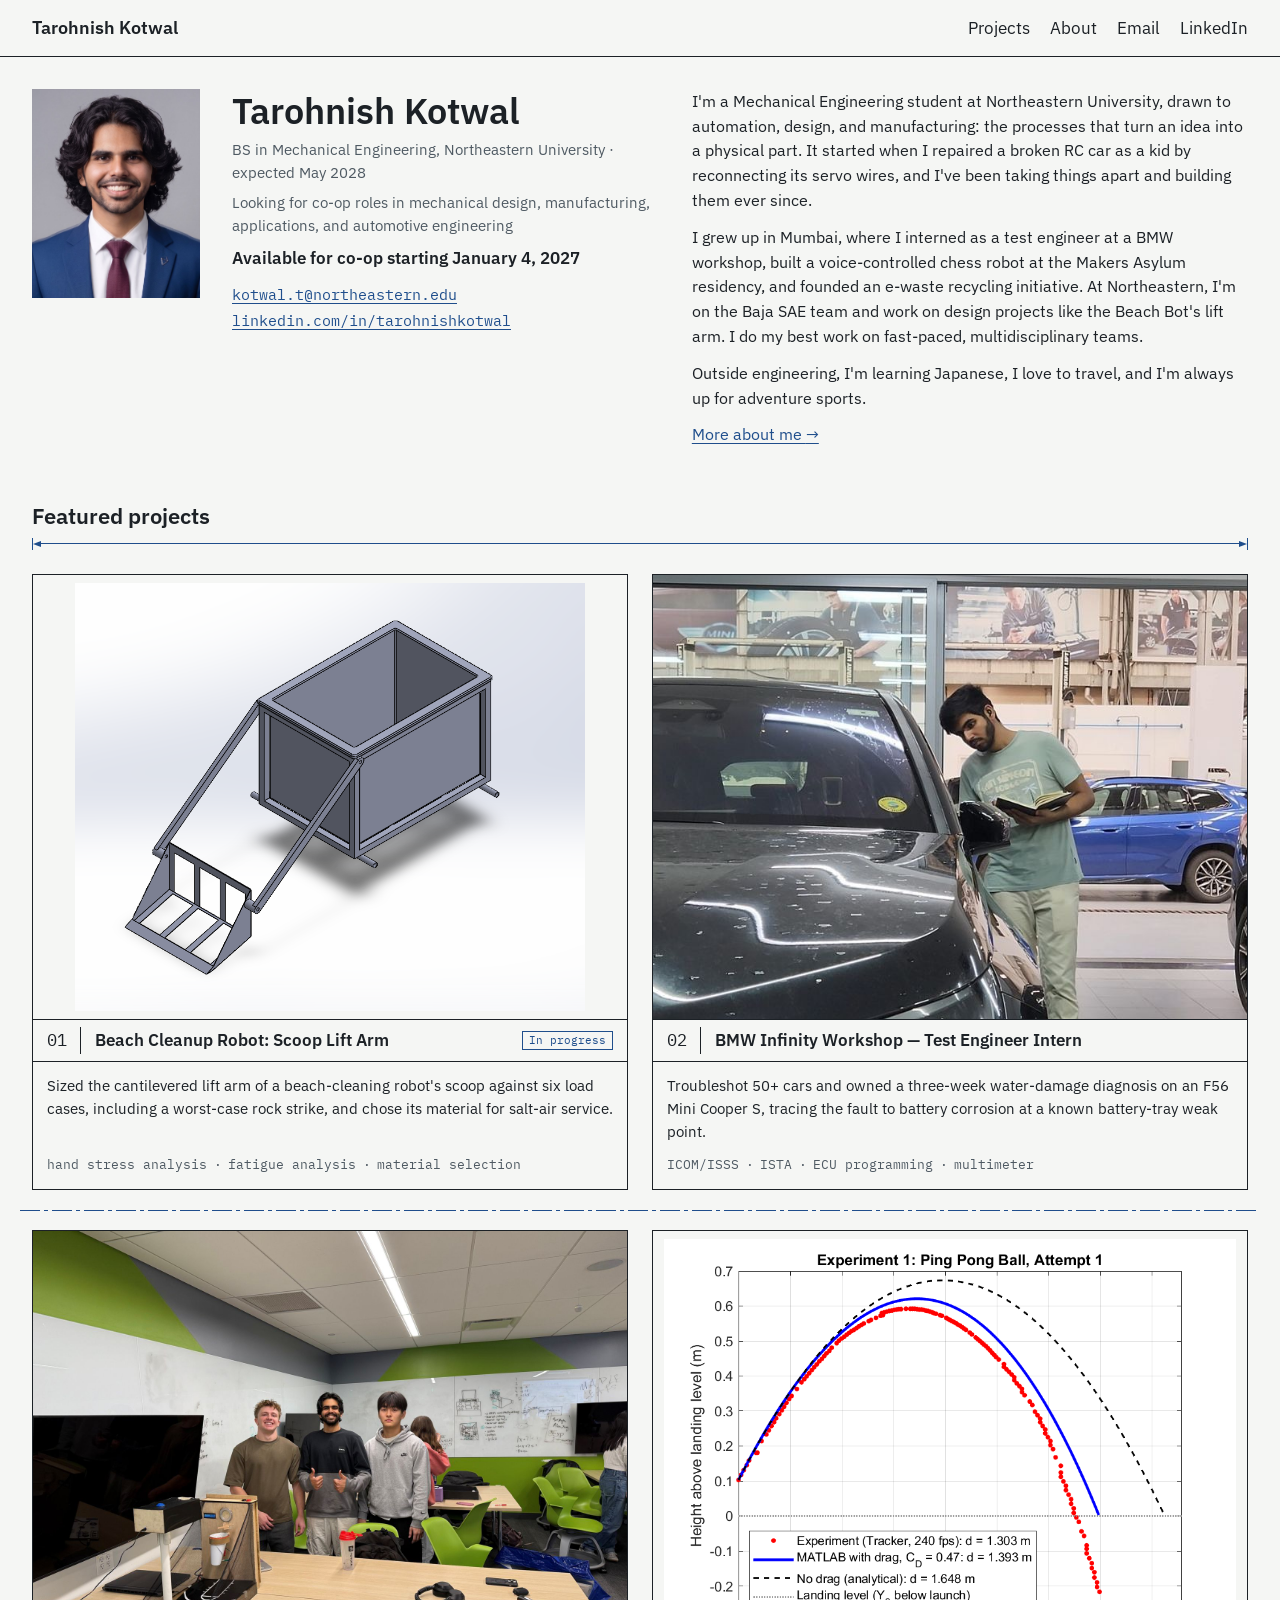
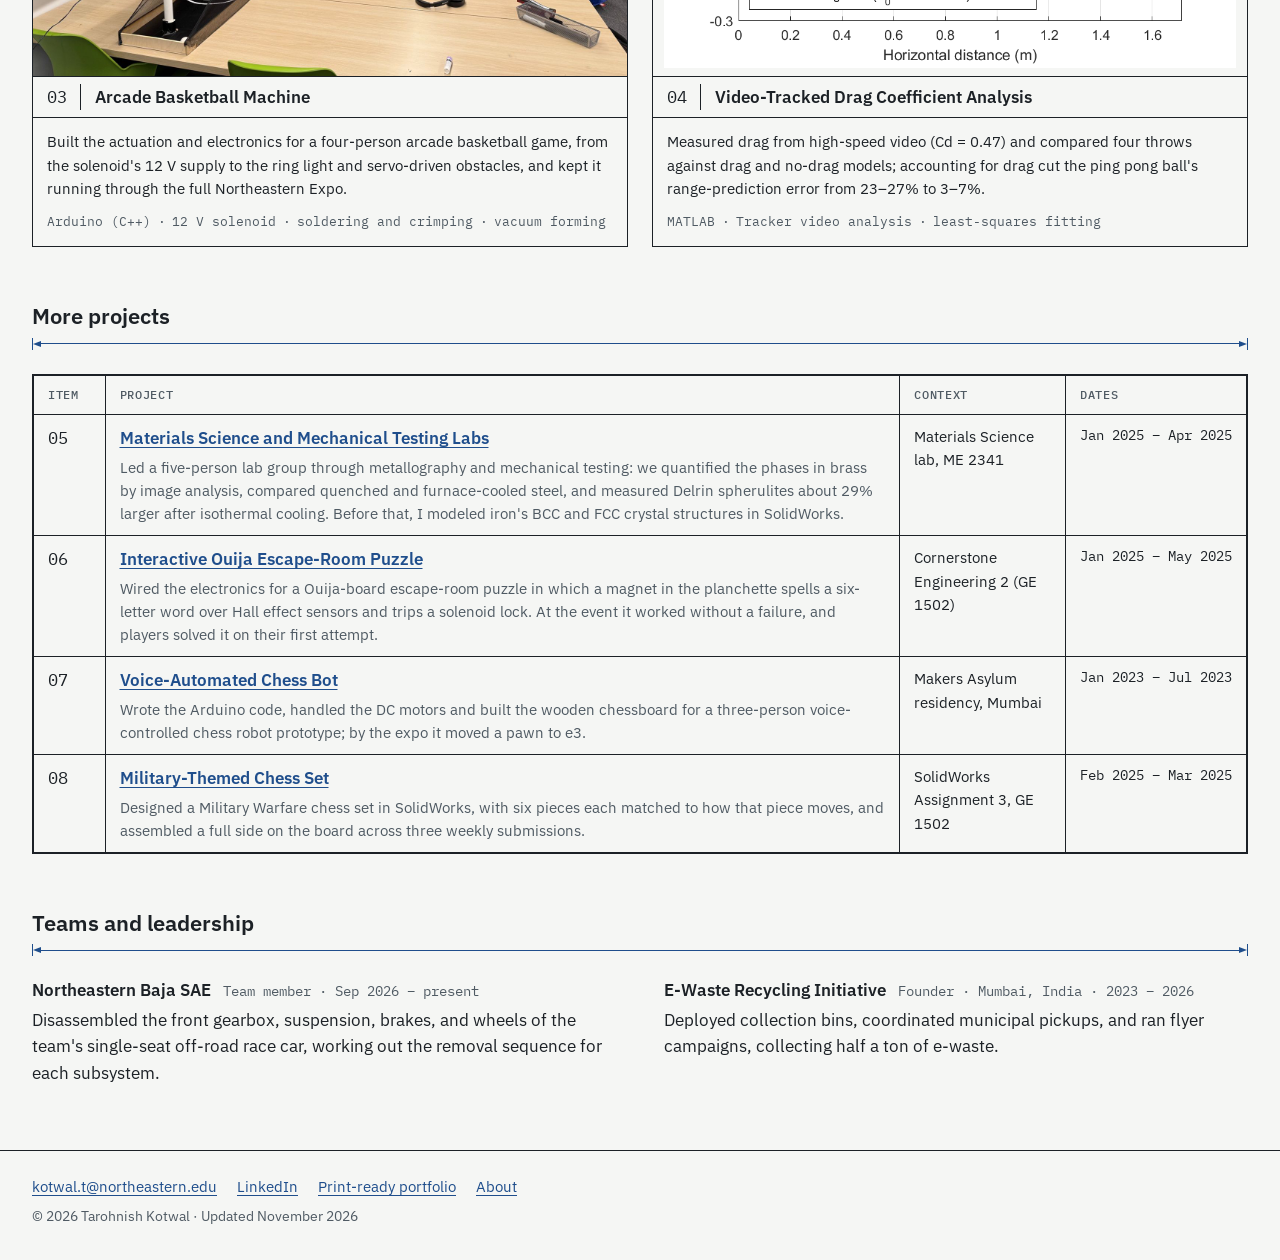
<file: index.html>
<!doctype html>
<html lang="en">
<head>
  <meta charset="utf-8">
  <meta name="viewport" content="width=device-width, initial-scale=1">
  <meta name="color-scheme" content="light">
  <title>Tarohnish Kotwal · Mechanical Engineering portfolio</title>
  <meta name="description" content="Engineering portfolio of Tarohnish Kotwal, Mechanical Engineering student at Northeastern University (BS expected May 2028), looking for co-op roles in mechanical design, manufacturing, applications, and automotive engineering.">
  <link rel="canonical" href="https://tarohnish.github.io/">
  <meta property="og:type" content="website">
  <meta property="og:title" content="Tarohnish Kotwal · Mechanical Engineering portfolio">
  <meta property="og:description" content="Mechanical Engineering student at Northeastern University. Lift-arm design analysis, a test engineer internship at a BMW workshop, an arcade machine build, and a video-tracked drag study.">
  <meta property="og:url" content="https://tarohnish.github.io/">
  <meta property="og:image" content="https://tarohnish.github.io/assets/images/profile/headshot.jpg">
  <meta property="og:image:alt" content="Headshot of Tarohnish Kotwal">
  <link rel="icon" href="assets/favicon.svg" type="image/svg+xml">
  <link rel="preconnect" href="https://fonts.googleapis.com">
  <link rel="preconnect" href="https://fonts.gstatic.com" crossorigin>
  <link rel="stylesheet" href="https://fonts.googleapis.com/css2?family=IBM+Plex+Mono:wght@400;500&family=IBM+Plex+Sans:wght@400;600&display=swap">
  <link rel="stylesheet" href="css/style.css">
  <link rel="stylesheet" href="css/print.css" media="print">
</head>
<body>
  <a class="skip-link" href="#main">Skip to content</a>

  <header class="site-header">
    <div class="wrap site-header__inner">
      <a class="site-name" href="index.html">Tarohnish Kotwal</a>
      <nav aria-label="Main">
        <ul class="site-nav">
          <li><a href="#projects">Projects</a></li>
          <li><a href="about.html">About</a></li>
          <li><a href="mailto:kotwal.t@northeastern.edu">Email</a></li>
          <li><a href="https://www.linkedin.com/in/tarohnishkotwal">LinkedIn</a></li>
        </ul>
      </nav>
    </div>
  </header>

  <main id="main" class="wrap">
    <section class="hero" aria-labelledby="name">
      <img class="hero__photo" src="assets/images/profile/headshot.jpg" width="837" height="1040" alt="Headshot of Tarohnish Kotwal.">
      <div class="hero__id">
        <h1 id="name">Tarohnish Kotwal</h1>
        <p class="hero__meta">BS in Mechanical Engineering, Northeastern University · expected May 2028</p>
        <p class="hero__meta">Looking for co-op roles in mechanical design, manufacturing, applications, and automotive engineering</p>
        <p class="hero__avail">Available for co-op starting January 4, 2027</p>
        <p class="hero__contact">
          <a href="mailto:kotwal.t@northeastern.edu">kotwal.t@northeastern.edu</a>
          <a href="https://www.linkedin.com/in/tarohnishkotwal">linkedin.com/in/tarohnishkotwal</a>
        </p>
      </div>
      <div class="hero__intro">
        <p>I'm a Mechanical Engineering student at Northeastern University, drawn to automation, design, and manufacturing: the processes that turn an idea into a physical part. It started when I repaired a broken RC car as a kid by reconnecting its servo wires, and I've been taking things apart and building them ever since.</p>
        <p>I grew up in Mumbai, where I interned as a test engineer at a BMW workshop, built a voice-controlled chess robot at the Makers Asylum residency, and founded an e-waste recycling initiative. At Northeastern, I'm on the Baja SAE team and work on design projects like the Beach Bot's lift arm. I do my best work on fast-paced, multidisciplinary teams.</p>
        <p>Outside engineering, I'm learning Japanese, I love to travel, and I'm always up for adventure sports.</p>
        <p><a href="about.html">More about me <span aria-hidden="true">→</span></a></p>
      </div>
    </section>

    <section class="section" id="projects" aria-labelledby="featured-title">
      <h2 class="section__title" id="featured-title">Featured projects</h2>
      <div class="dim-rule" aria-hidden="true"><span></span></div>

      <ul class="cards">
        <li class="card">
          <div class="card__media card__media--contain">
            <img src="assets/images/beach-bot-lift-arm/robot-body-and-frame.png" width="881" height="739" loading="lazy" alt="SolidWorks model of the Beach Bot: an open box-frame body with two lift arms holding a slotted scoop at the front.">
          </div>
          <div class="card__strip">
            <span class="card__num">01</span>
            <h3 class="card__title"><a href="projects/beach-bot-lift-arm.html">Beach Cleanup Robot: Scoop Lift Arm</a></h3>
            <span class="tag-status">In progress</span>
          </div>
          <p class="card__summary">Sized the cantilevered lift arm of a beach-cleaning robot's scoop against six load cases, including a worst-case rock strike, and chose its material for salt-air service.</p>
          <ul class="tags">
            <li>hand stress analysis</li>
            <li>fatigue analysis</li>
            <li>material selection</li>
          </ul>
        </li>

        <li class="card">
          <div class="card__media">
            <img src="assets/images/bmw-internship/at-the-workshop.jpg" width="738" height="810" loading="lazy" class="crop-upper" alt="Tarohnish checking a notebook beside a car in the BMW workshop.">
          </div>
          <div class="card__strip">
            <span class="card__num">02</span>
            <h3 class="card__title"><a href="projects/bmw-internship.html">BMW Infinity Workshop — Test Engineer Intern</a></h3>
          </div>
          <p class="card__summary">Troubleshot 50+ cars and owned a three-week water-damage diagnosis on an F56 Mini Cooper S, tracing the fault to battery corrosion at a known battery-tray weak point.</p>
          <ul class="tags">
            <li>ICOM/ISSS</li>
            <li>ISTA</li>
            <li>ECU programming</li>
            <li>multimeter</li>
          </ul>
        </li>

        <li class="card">
          <div class="card__media">
            <img src="assets/images/arcade-basketball/team-with-finished-machine.jpg" width="1600" height="1200" loading="lazy" alt="The finished arcade basketball machine on a table, with three team members standing behind it.">
          </div>
          <div class="card__strip">
            <span class="card__num">03</span>
            <h3 class="card__title"><a href="projects/arcade-basketball.html">Arcade Basketball Machine</a></h3>
          </div>
          <p class="card__summary">Built the actuation and electronics for a four-person arcade basketball game, from the solenoid's 12 V supply to the ring light and servo-driven obstacles, and kept it running through the full Northeastern Expo.</p>
          <ul class="tags">
            <li>Arduino (C++)</li>
            <li>12 V solenoid</li>
            <li>soldering and crimping</li>
            <li>vacuum forming</li>
          </ul>
        </li>

        <li class="card">
          <div class="card__media card__media--contain">
            <img src="assets/images/drag-coefficient/exp1-ping-pong-trajectory.png" width="875" height="656" loading="lazy" alt="Plot of a ping pong ball throw: the measured path (red dots) lands at 1.303 m, the drag model (blue) at 1.393 m, and the no-drag model (dashed) at 1.648 m.">
          </div>
          <div class="card__strip">
            <span class="card__num">04</span>
            <h3 class="card__title"><a href="projects/drag-coefficient.html">Video-Tracked Drag Coefficient Analysis</a></h3>
          </div>
          <p class="card__summary">Measured drag from high-speed video (Cd = 0.47) and compared four throws against drag and no-drag models; accounting for drag cut the ping pong ball's range-prediction error from 23–27% to 3–7%.</p>
          <ul class="tags">
            <li>MATLAB</li>
            <li>Tracker video analysis</li>
            <li>least-squares fitting</li>
          </ul>
        </li>
      </ul>
    </section>

    <section class="section" aria-labelledby="more-title">
      <h2 class="section__title" id="more-title">More projects</h2>
      <div class="dim-rule" aria-hidden="true"><span></span></div>

      <table class="parts">
        <thead>
          <tr>
            <th scope="col">Item</th>
            <th scope="col">Project</th>
            <th scope="col">Context</th>
            <th scope="col">Dates</th>
          </tr>
        </thead>
        <tbody>
          <tr>
            <td class="parts__item">05</td>
            <td class="parts__name">
              <a href="projects/materials-testing.html">Materials Science and Mechanical Testing Labs</a>
              <span class="parts__summary">Led a five-person lab group through metallography and mechanical testing: we quantified the phases in brass by image analysis, compared quenched and furnace-cooled steel, and measured Delrin spherulites about 29% larger after isothermal cooling. Before that, I modeled iron's BCC and FCC crystal structures in SolidWorks.</span>
            </td>
            <td class="parts__context">Materials Science lab, ME 2341</td>
            <td class="parts__dates">Jan 2025 – Apr 2025</td>
          </tr>
          <tr>
            <td class="parts__item">06</td>
            <td class="parts__name">
              <a href="projects/ouija-escape-room.html">Interactive Ouija Escape-Room Puzzle</a>
              <span class="parts__summary">Wired the electronics for a Ouija-board escape-room puzzle in which a magnet in the planchette spells a six-letter word over Hall effect sensors and trips a solenoid lock. At the event it worked without a failure, and players solved it on their first attempt.</span>
            </td>
            <td class="parts__context">Cornerstone Engineering 2 (GE 1502)</td>
            <td class="parts__dates">Jan 2025 – May 2025</td>
          </tr>
          <tr>
            <td class="parts__item">07</td>
            <td class="parts__name">
              <a href="projects/voice-chess-bot.html">Voice-Automated Chess Bot</a>
              <span class="parts__summary">Wrote the Arduino code, handled the DC motors and built the wooden chessboard for a three-person voice-controlled chess robot prototype; by the expo it moved a pawn to e3.</span>
            </td>
            <td class="parts__context">Makers Asylum residency, Mumbai</td>
            <td class="parts__dates">Jan 2023 – Jul 2023</td>
          </tr>
          <tr>
            <td class="parts__item">08</td>
            <td class="parts__name">
              <a href="projects/chess-set.html">Military-Themed Chess Set</a>
              <span class="parts__summary">Designed a Military Warfare chess set in SolidWorks, with six pieces each matched to how that piece moves, and assembled a full side on the board across three weekly submissions.</span>
            </td>
            <td class="parts__context">SolidWorks Assignment 3, GE 1502</td>
            <td class="parts__dates">Feb 2025 – Mar 2025</td>
          </tr>
        </tbody>
      </table>
    </section>

    <section class="section" aria-labelledby="teams-title">
      <h2 class="section__title" id="teams-title">Teams and leadership</h2>
      <div class="dim-rule" aria-hidden="true"><span></span></div>

      <ul class="teams teams--split">
        <li>
          <div class="teams__head">
            <h3 class="teams__name">Northeastern Baja SAE</h3>
            <p class="teams__meta">Team member · Sep 2026 – present</p>
          </div>
          <p class="teams__text">Disassembled the front gearbox, suspension, brakes, and wheels of the team's single-seat off-road race car, working out the removal sequence for each subsystem.</p>
        </li>
        <li>
          <div class="teams__head">
            <h3 class="teams__name">E-Waste Recycling Initiative</h3>
            <p class="teams__meta">Founder · Mumbai, India · 2023 – 2026</p>
          </div>
          <p class="teams__text">Deployed collection bins, coordinated municipal pickups, and ran flyer campaigns, collecting half a ton of e-waste.</p>
        </li>
      </ul>
    </section>
  </main>

  <footer class="site-footer">
    <div class="wrap">
      <ul class="site-footer__links">
        <li><a href="mailto:kotwal.t@northeastern.edu">kotwal.t@northeastern.edu</a></li>
        <li><a href="https://www.linkedin.com/in/tarohnishkotwal">LinkedIn</a></li>
        <li><a href="portfolio-print.html">Print-ready portfolio</a></li>
        <li><a href="about.html">About</a></li>
      </ul>
      <p class="site-footer__note">© 2026 Tarohnish Kotwal · Updated November 2026</p>
    </div>
  </footer>
</body>
</html>
</file>
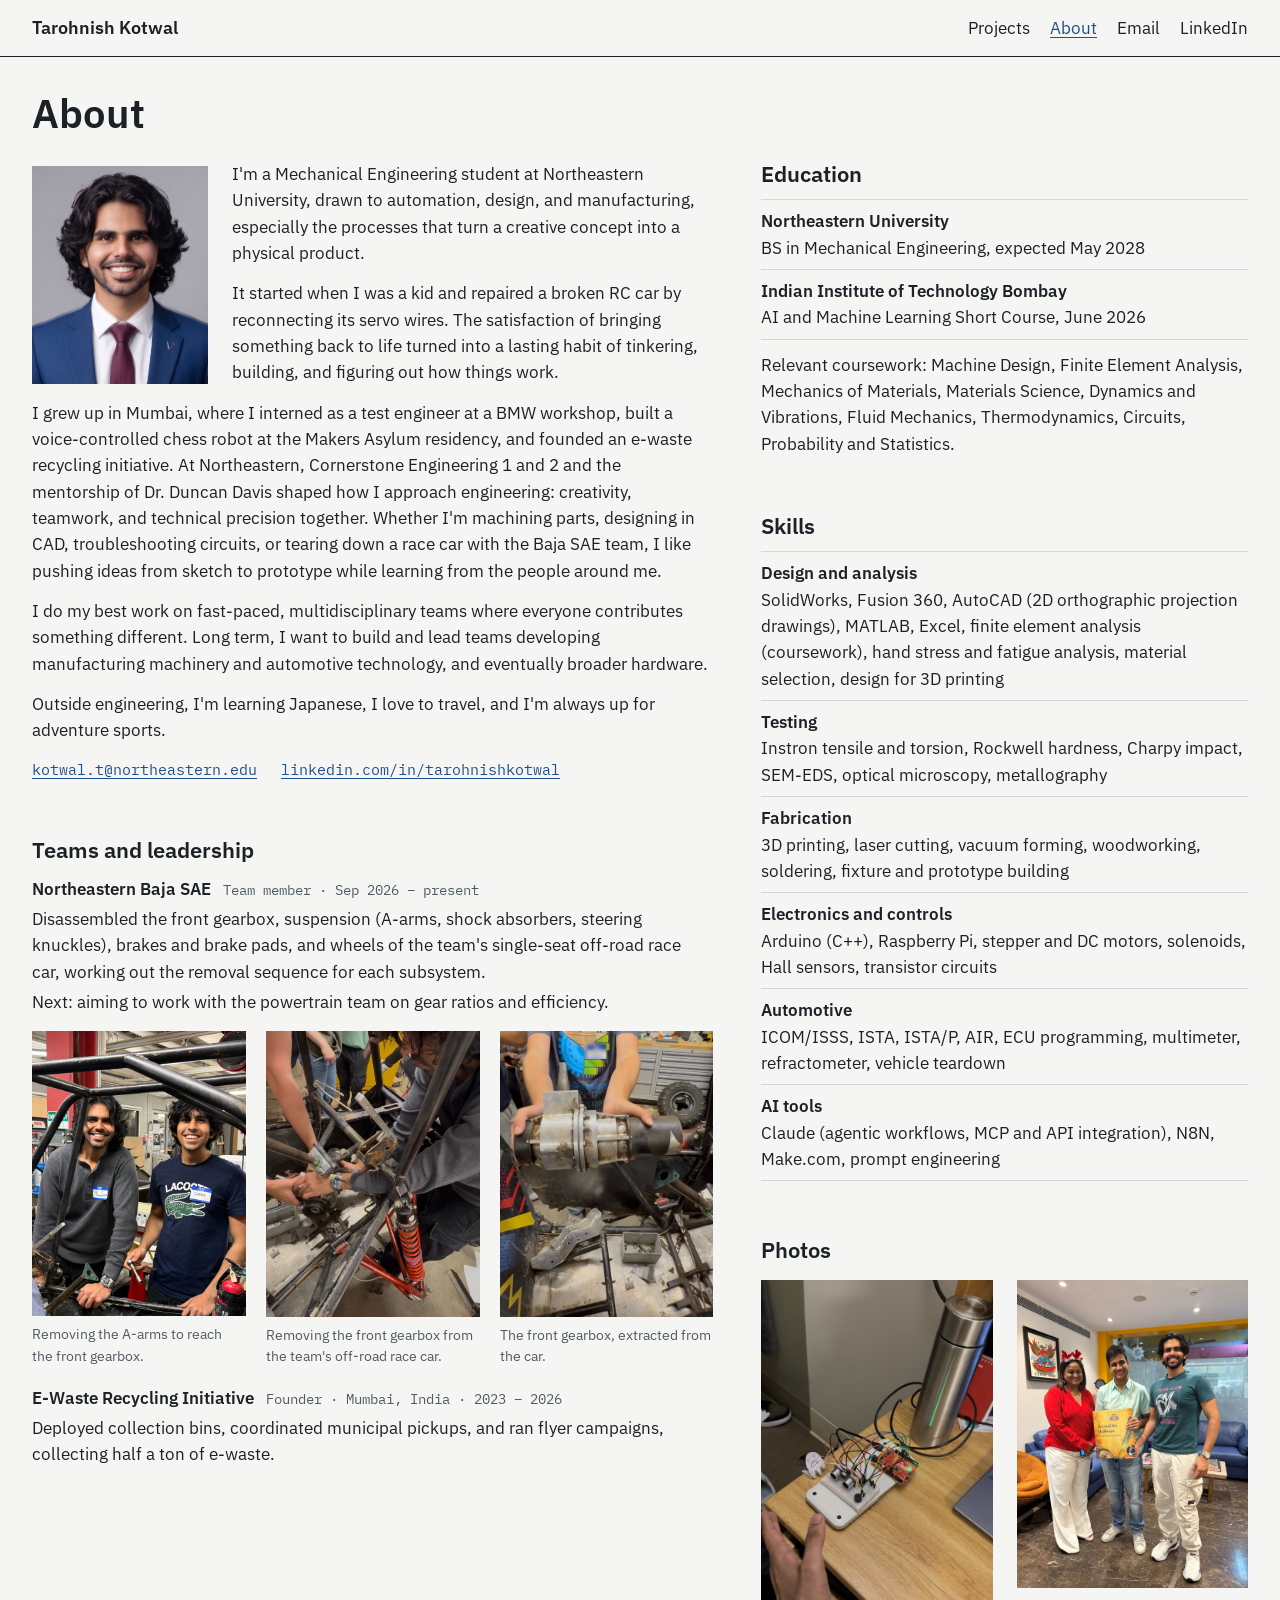
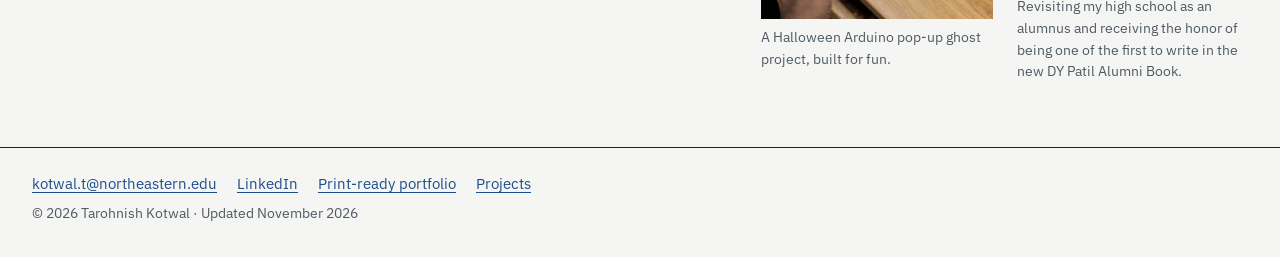
<file: about.html>
<!doctype html>
<html lang="en">
<head>
  <meta charset="utf-8">
  <meta name="viewport" content="width=device-width, initial-scale=1">
  <meta name="color-scheme" content="light">
  <title>About · Tarohnish Kotwal</title>
  <meta name="description" content="About Tarohnish Kotwal, Mechanical Engineering student at Northeastern University: background, education and coursework, teams and leadership, and skills.">
  <link rel="canonical" href="https://tarohnish.github.io/about.html">
  <meta property="og:type" content="profile">
  <meta property="og:title" content="About · Tarohnish Kotwal">
  <meta property="og:description" content="Mechanical Engineering student at Northeastern University (BS expected May 2028): background, education, teams and leadership, and skills.">
  <meta property="og:url" content="https://tarohnish.github.io/about.html">
  <meta property="og:image" content="https://tarohnish.github.io/assets/images/profile/headshot.jpg">
  <meta property="og:image:alt" content="Headshot of Tarohnish Kotwal.">
  <link rel="icon" href="assets/favicon.svg" type="image/svg+xml">
  <link rel="preconnect" href="https://fonts.googleapis.com">
  <link rel="preconnect" href="https://fonts.gstatic.com" crossorigin>
  <link rel="stylesheet" href="https://fonts.googleapis.com/css2?family=IBM+Plex+Mono:wght@400;500&family=IBM+Plex+Sans:wght@400;600&display=swap">
  <link rel="stylesheet" href="css/style.css">
  <link rel="stylesheet" href="css/print.css" media="print">
</head>
<body>
  <a class="skip-link" href="#main">Skip to content</a>

  <header class="site-header">
    <div class="wrap site-header__inner">
      <a class="site-name" href="index.html">Tarohnish Kotwal</a>
      <nav aria-label="Main">
        <ul class="site-nav">
          <li><a href="index.html#projects">Projects</a></li>
          <li><a href="about.html" aria-current="page">About</a></li>
          <li><a href="mailto:kotwal.t@northeastern.edu">Email</a></li>
          <li><a href="https://www.linkedin.com/in/tarohnishkotwal">LinkedIn</a></li>
        </ul>
      </nav>
    </div>
  </header>

  <main id="main" class="wrap">
    <h1 class="page-title">About</h1>

    <div class="about-layout">
      <div class="about-main">
        <div class="about-intro">
          <img class="about-intro__photo" src="assets/images/profile/headshot.jpg" width="837" height="1040" alt="Headshot of Tarohnish Kotwal.">
          <p>I'm a Mechanical Engineering student at Northeastern University, drawn to automation, design, and manufacturing, especially the processes that turn a creative concept into a physical product.</p>
          <p>It started when I was a kid and repaired a broken RC car by reconnecting its servo wires. The satisfaction of bringing something back to life turned into a lasting habit of tinkering, building, and figuring out how things work.</p>
          <p>I grew up in Mumbai, where I interned as a test engineer at a BMW workshop, built a voice-controlled chess robot at the Makers Asylum residency, and founded an e-waste recycling initiative. At Northeastern, Cornerstone Engineering 1 and 2 and the mentorship of Dr. Duncan Davis shaped how I approach engineering: creativity, teamwork, and technical precision together. Whether I'm machining parts, designing in CAD, troubleshooting circuits, or tearing down a race car with the Baja SAE team, I like pushing ideas from sketch to prototype while learning from the people around me.</p>
          <p>I do my best work on fast-paced, multidisciplinary teams where everyone contributes something different. Long term, I want to build and lead teams developing manufacturing machinery and automotive technology, and eventually broader hardware.</p>
          <p>Outside engineering, I'm learning Japanese, I love to travel, and I'm always up for adventure sports.</p>
          <p class="about-intro__contact">
            <a href="mailto:kotwal.t@northeastern.edu">kotwal.t@northeastern.edu</a>
            <a href="https://www.linkedin.com/in/tarohnishkotwal">linkedin.com/in/tarohnishkotwal</a>
          </p>
        </div>

        <section class="section" aria-labelledby="teams-title">
          <h2 class="section__title" id="teams-title">Teams and leadership</h2>
          <ul class="teams">
            <li>
              <div class="teams__head">
                <h3 class="teams__name">Northeastern Baja SAE</h3>
                <p class="teams__meta">Team member · Sep 2026 – present</p>
              </div>
              <p class="teams__text">Disassembled the front gearbox, suspension (A-arms, shock absorbers, steering knuckles), brakes and brake pads, and wheels of the team's single-seat off-road race car, working out the removal sequence for each subsystem.</p>
              <p class="teams__text">Next: aiming to work with the powertrain team on gear ratios and efficiency.</p>
              <ol class="photo-row" aria-label="Front gearbox removal, in order">
                <li>
                  <figure>
                    <a href="assets/images/baja/a-arm-removal.jpg"><img src="assets/images/baja/a-arm-removal.jpg" width="1200" height="1600" loading="lazy" alt="Tarohnish at the front of the Baja car's tube frame in the team shop, next to another person holding a socket wrench."></a>
                    <figcaption>Removing the A-arms to reach the front gearbox.</figcaption>
                  </figure>
                </li>
                <li>
                  <figure>
                    <a href="assets/images/baja/removing-front-gearbox.jpg"><img src="assets/images/baja/removing-front-gearbox.jpg" width="1206" height="2135" loading="lazy" alt="Hands reaching into the front of the Baja car's frame to remove the front gearbox, beside a red coil-over shock absorber."></a>
                    <figcaption>Removing the front gearbox from the team's off-road race car.</figcaption>
                  </figure>
                </li>
                <li>
                  <figure>
                    <a href="assets/images/baja/front-gearbox-removed.jpg"><img src="assets/images/baja/front-gearbox-removed.jpg" width="1206" height="1473" loading="lazy" alt="A team member holding the extracted front gearbox over the car's stripped frame."></a>
                    <figcaption>The front gearbox, extracted from the car.</figcaption>
                  </figure>
                </li>
              </ol>
            </li>
            <li>
              <div class="teams__head">
                <h3 class="teams__name">E-Waste Recycling Initiative</h3>
                <p class="teams__meta">Founder · Mumbai, India · 2023 – 2026</p>
              </div>
              <p class="teams__text">Deployed collection bins, coordinated municipal pickups, and ran flyer campaigns, collecting half a ton of e-waste.</p>
            </li>
          </ul>
        </section>
      </div>

      <div class="about-side">
        <section class="section" aria-labelledby="education-title">
          <h2 class="section__title" id="education-title">Education</h2>
          <dl class="glossary glossary--wide">
            <div>
              <dt>Northeastern University</dt>
              <dd>BS in Mechanical Engineering, expected May 2028</dd>
            </div>
            <div>
              <dt>Indian Institute of Technology Bombay</dt>
              <dd>AI and Machine Learning Short Course, June 2026</dd>
            </div>
          </dl>
          <p class="coursework">Relevant coursework: Machine Design, Finite Element Analysis, Mechanics of Materials, Materials Science, Dynamics and Vibrations, Fluid Mechanics, Thermodynamics, Circuits, Probability and Statistics.</p>
        </section>

        <section class="section" aria-labelledby="skills-title">
          <h2 class="section__title" id="skills-title">Skills</h2>
          <dl class="glossary glossary--wide">
            <div>
              <dt>Design and analysis</dt>
              <dd>SolidWorks, Fusion 360, AutoCAD (2D orthographic projection drawings), MATLAB, Excel, finite element analysis (coursework), hand stress and fatigue analysis, material selection, design for 3D printing</dd>
            </div>
            <div>
              <dt>Testing</dt>
              <dd>Instron tensile and torsion, Rockwell hardness, Charpy impact, SEM-EDS, optical microscopy, metallography</dd>
            </div>
            <div>
              <dt>Fabrication</dt>
              <dd>3D printing, laser cutting, vacuum forming, woodworking, soldering, fixture and prototype building</dd>
            </div>
            <div>
              <dt>Electronics and controls</dt>
              <dd>Arduino (C++), Raspberry Pi, stepper and DC motors, solenoids, Hall sensors, transistor circuits</dd>
            </div>
            <div>
              <dt>Automotive</dt>
              <dd>ICOM/ISSS, ISTA, ISTA/P, AIR, ECU programming, multimeter, refractometer, vehicle teardown</dd>
            </div>
            <div>
              <dt>AI tools</dt>
              <dd>Claude (agentic workflows, MCP and API integration), N8N, Make.com, prompt engineering</dd>
            </div>
          </dl>
        </section>

        <section class="section" aria-labelledby="photos-title">
          <h2 class="section__title" id="photos-title">Photos</h2>
          <div class="gallery">
            <figure class="fig">
              <a href="assets/images/about/arduino-ultrasonic-sensor-build.jpg">
                <img src="assets/images/about/arduino-ultrasonic-sensor-build.jpg" width="1091" height="1600" loading="lazy" alt="A SparkFun RedBoard wired on a breadboard to an ultrasonic distance sensor and a buzzer, with a small paper ghost standing beside the sensor.">
              </a>
              <figcaption>A Halloween Arduino pop-up ghost project, built for fun.</figcaption>
            </figure>
            <figure class="fig">
              <a href="assets/images/about/group-photo-optional.jpg">
                <img src="assets/images/about/group-photo-optional.jpg" width="1200" height="1600" loading="lazy" alt="Tarohnish (right) with two other people at his high school, holding up the alumni book 'Beyond the Hallways: DYPIS Alumni Memories'.">
              </a>
              <figcaption>Revisiting my high school as an alumnus and receiving the honor of being one of the first to write in the new DY Patil Alumni Book.</figcaption>
            </figure>
          </div>
        </section>
      </div>
    </div>
  </main>

  <footer class="site-footer">
    <div class="wrap">
      <ul class="site-footer__links">
        <li><a href="mailto:kotwal.t@northeastern.edu">kotwal.t@northeastern.edu</a></li>
        <li><a href="https://www.linkedin.com/in/tarohnishkotwal">LinkedIn</a></li>
        <li><a href="portfolio-print.html">Print-ready portfolio</a></li>
        <li><a href="index.html#projects">Projects</a></li>
      </ul>
      <p class="site-footer__note">© 2026 Tarohnish Kotwal · Updated November 2026</p>
    </div>
  </footer>
</body>
</html>
</file>
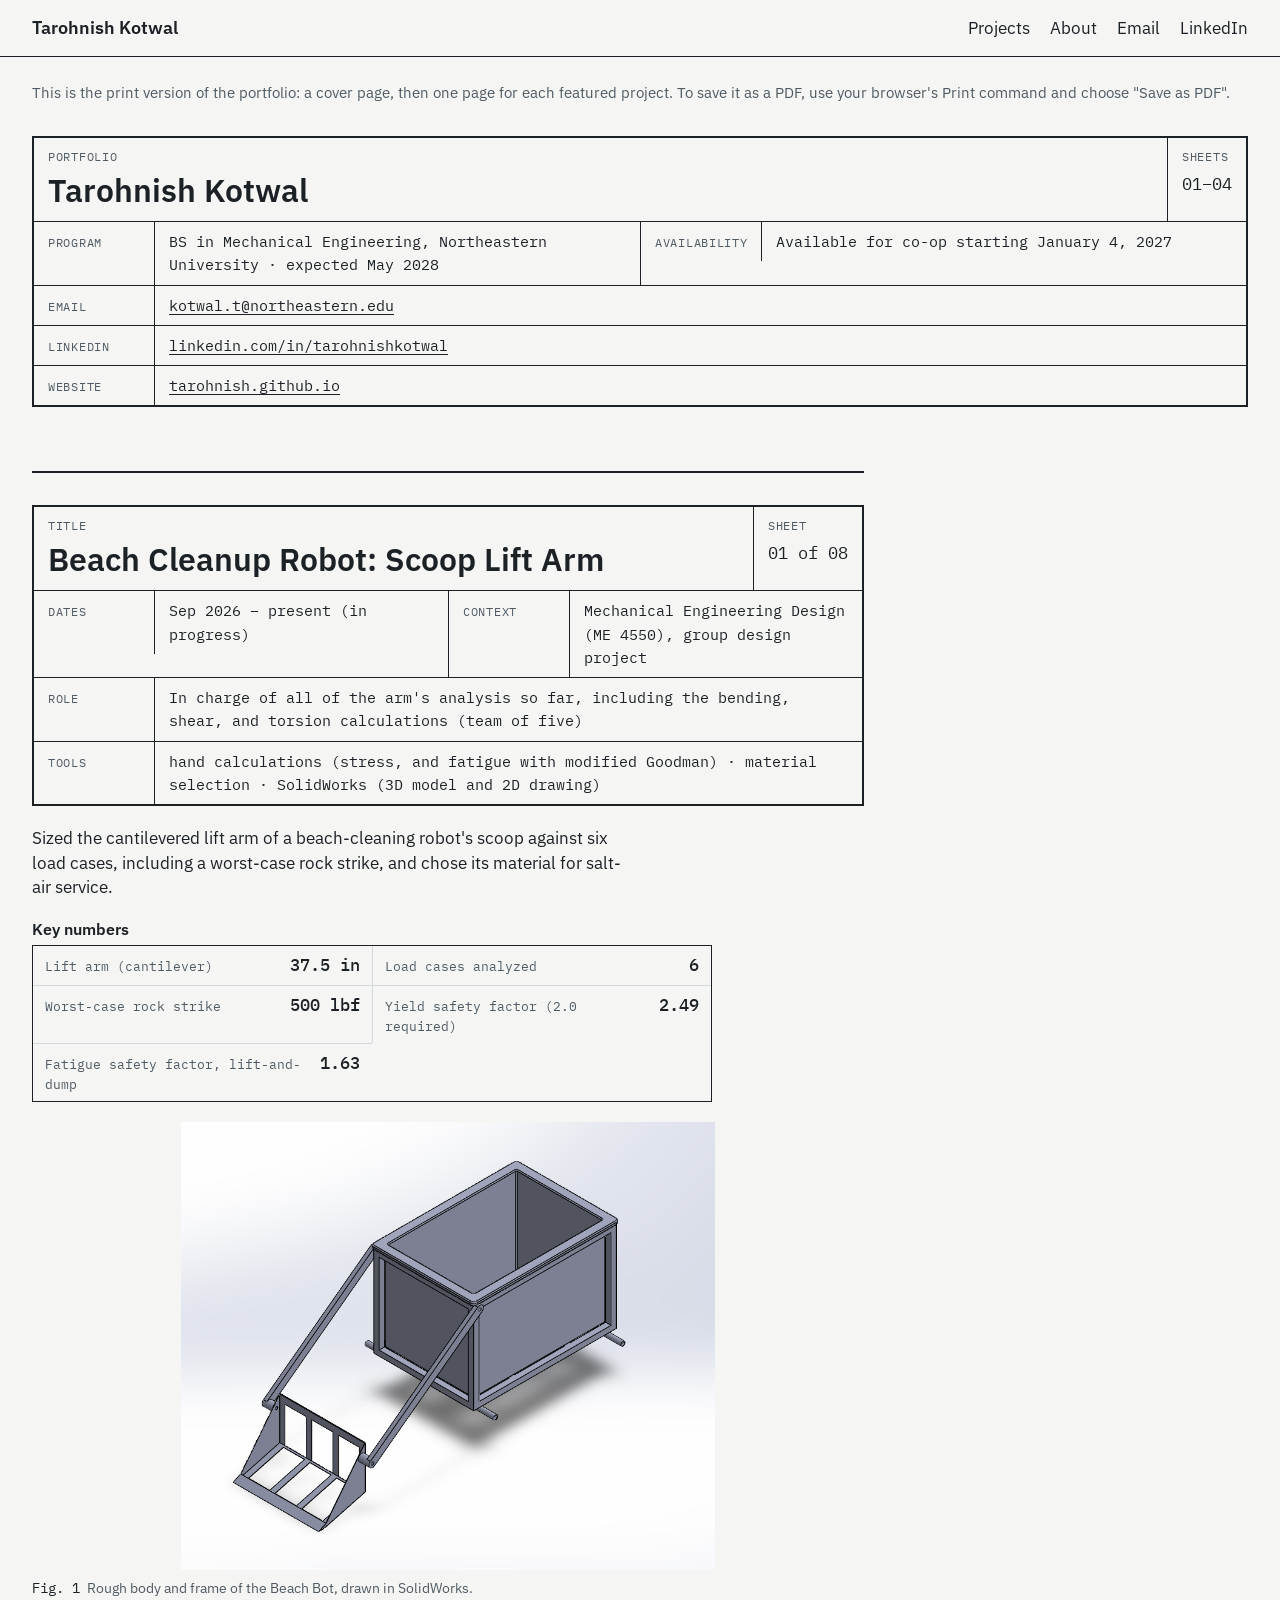
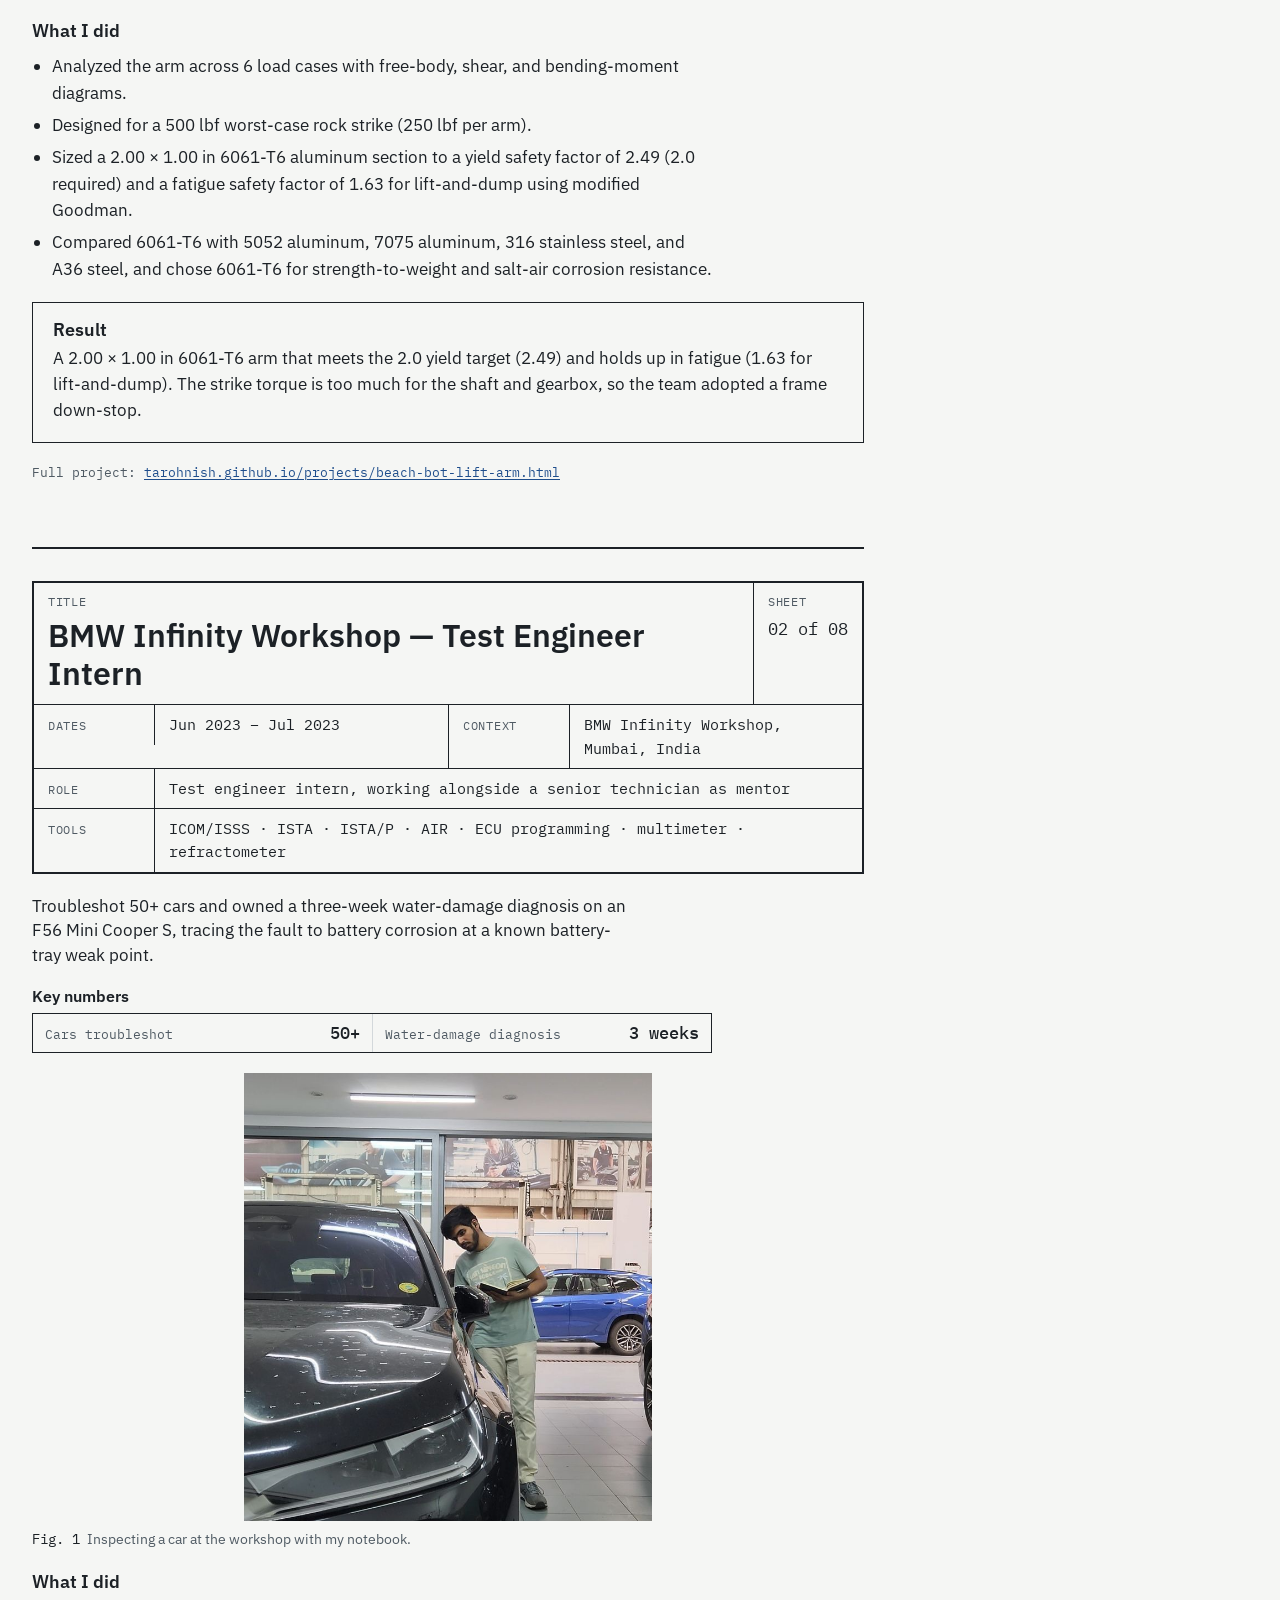
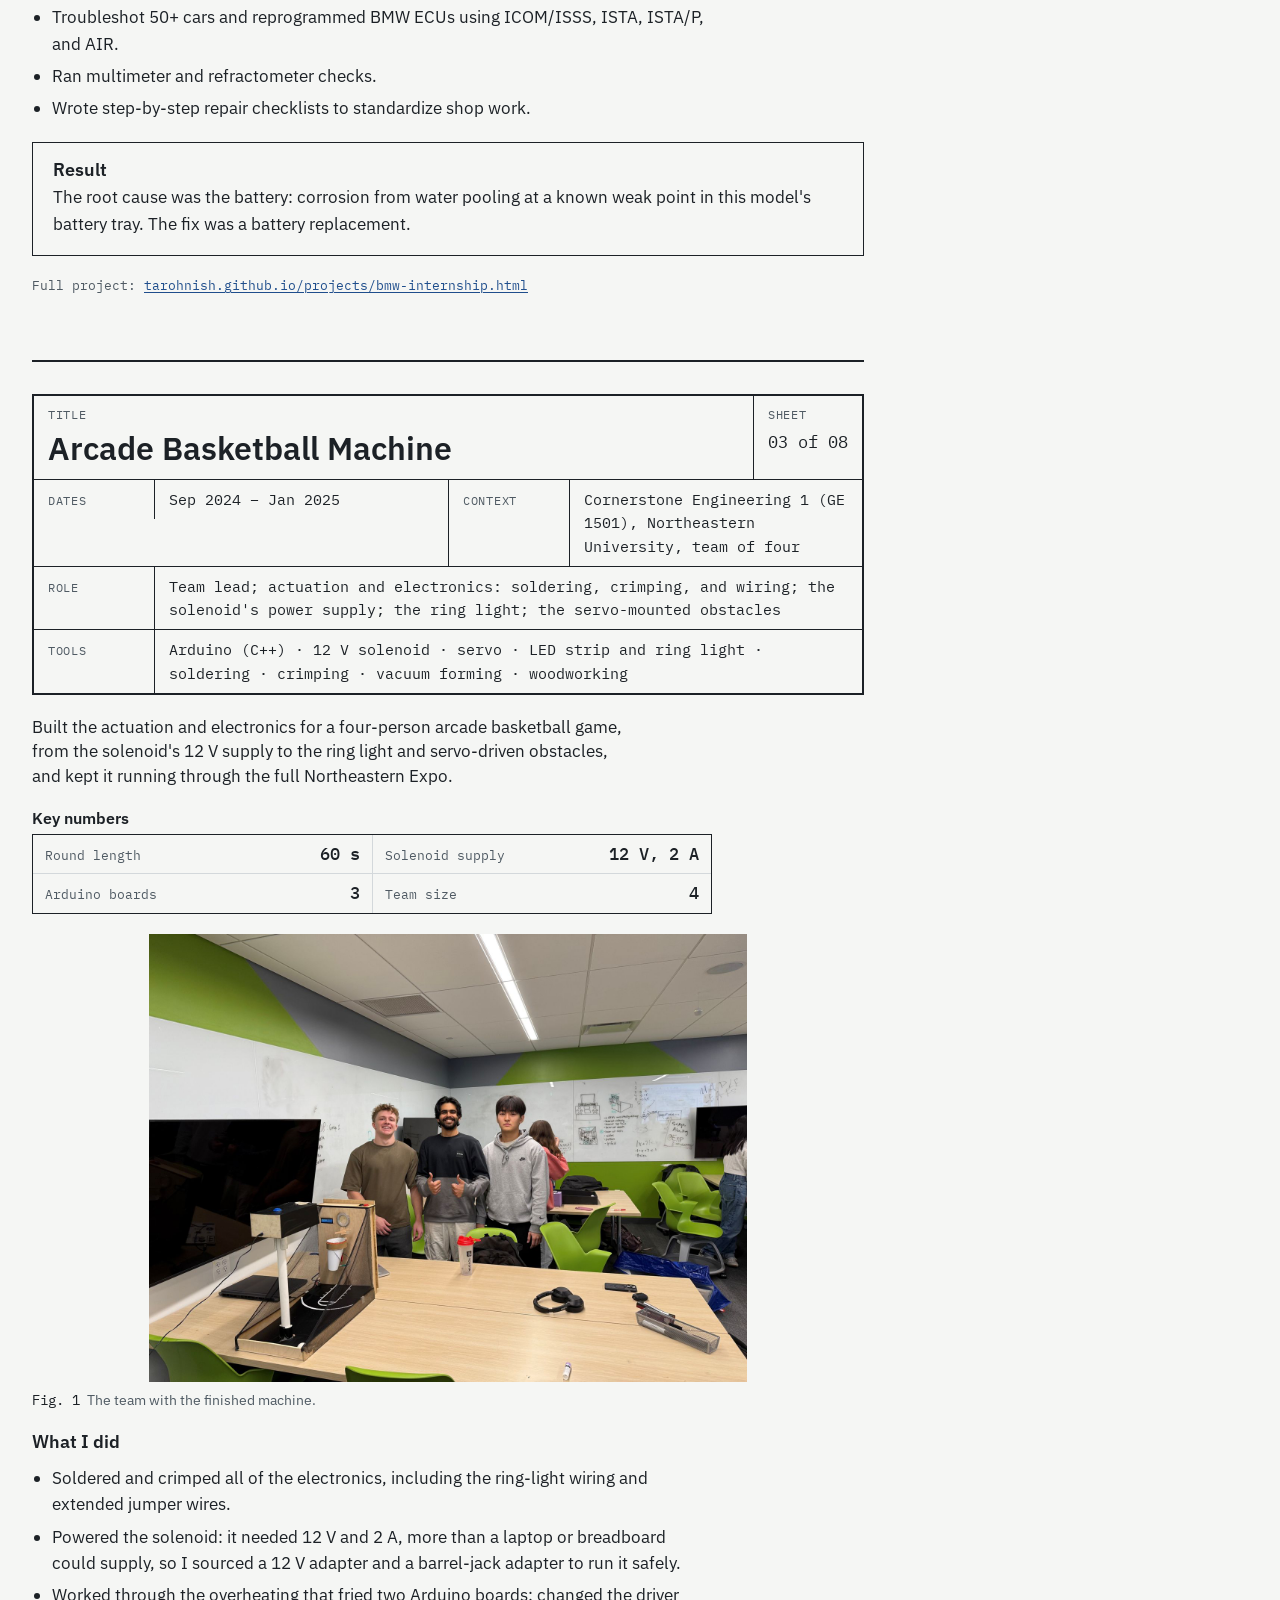
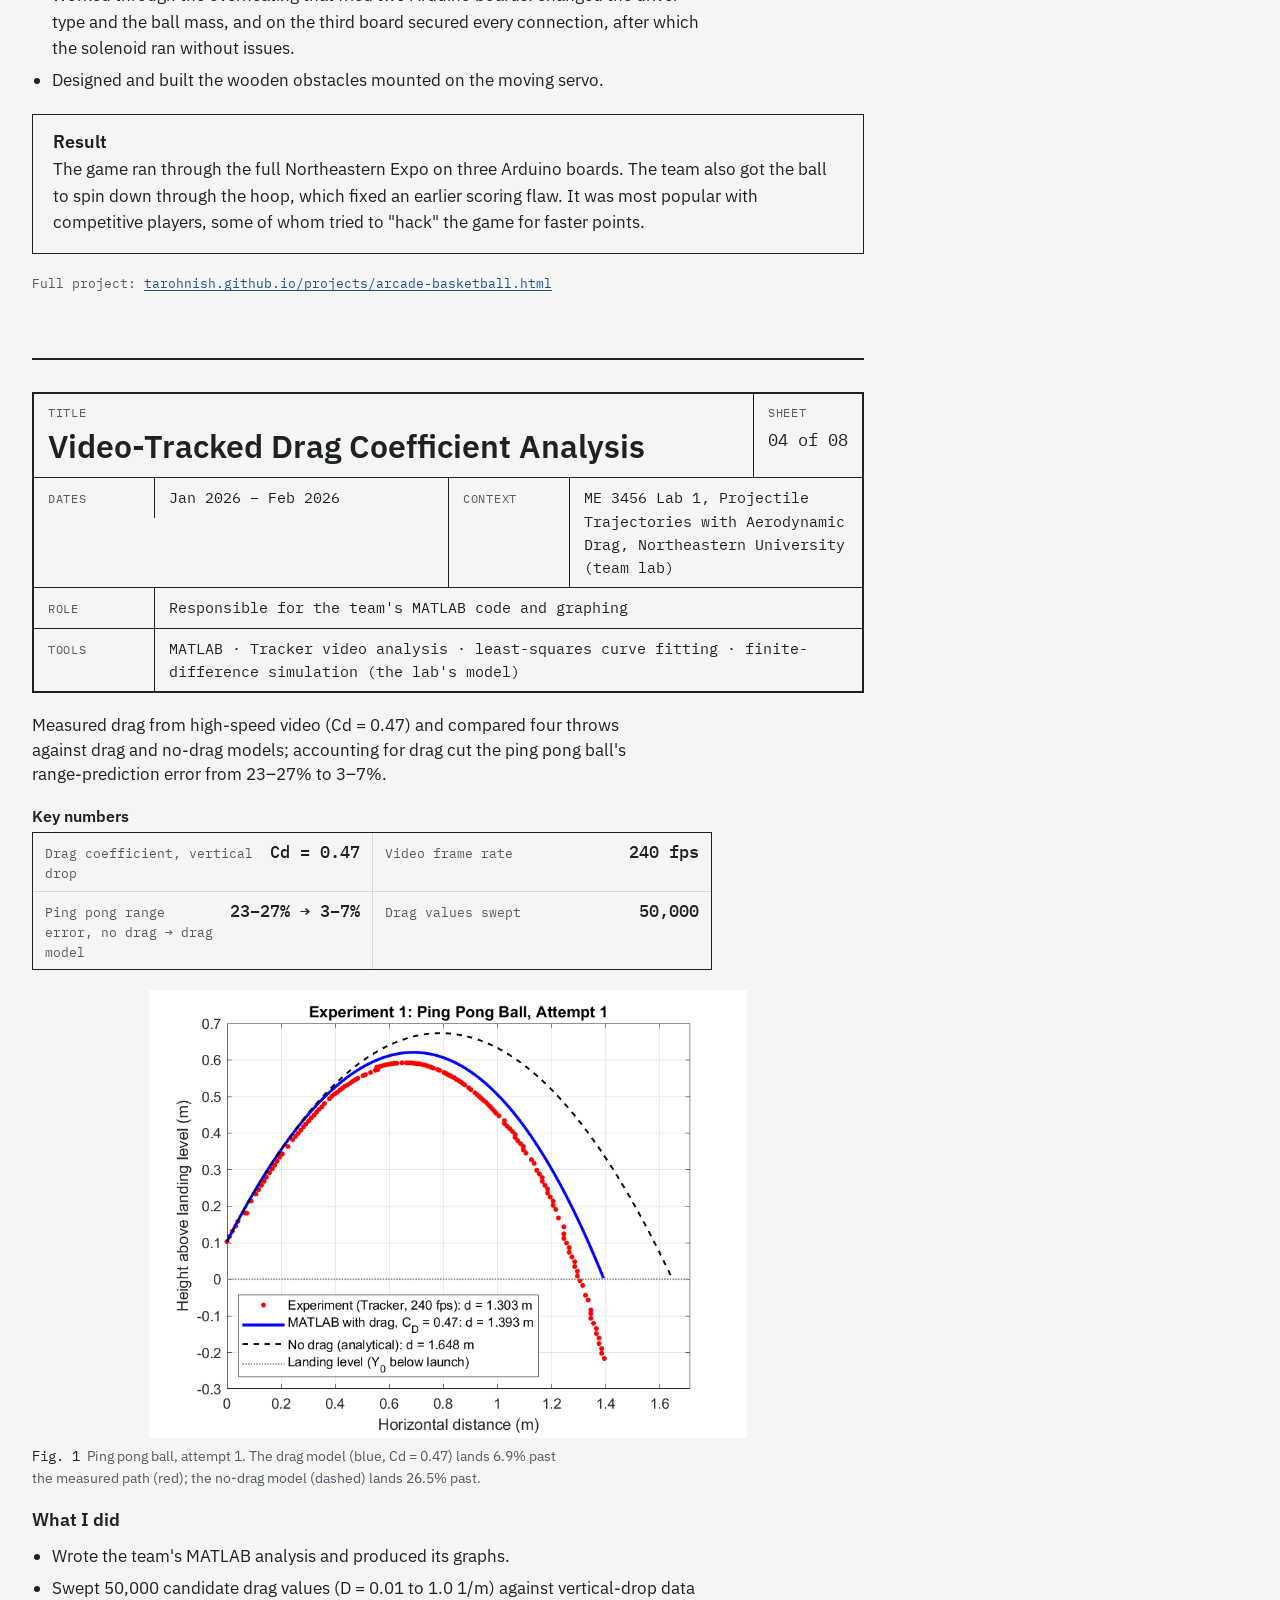
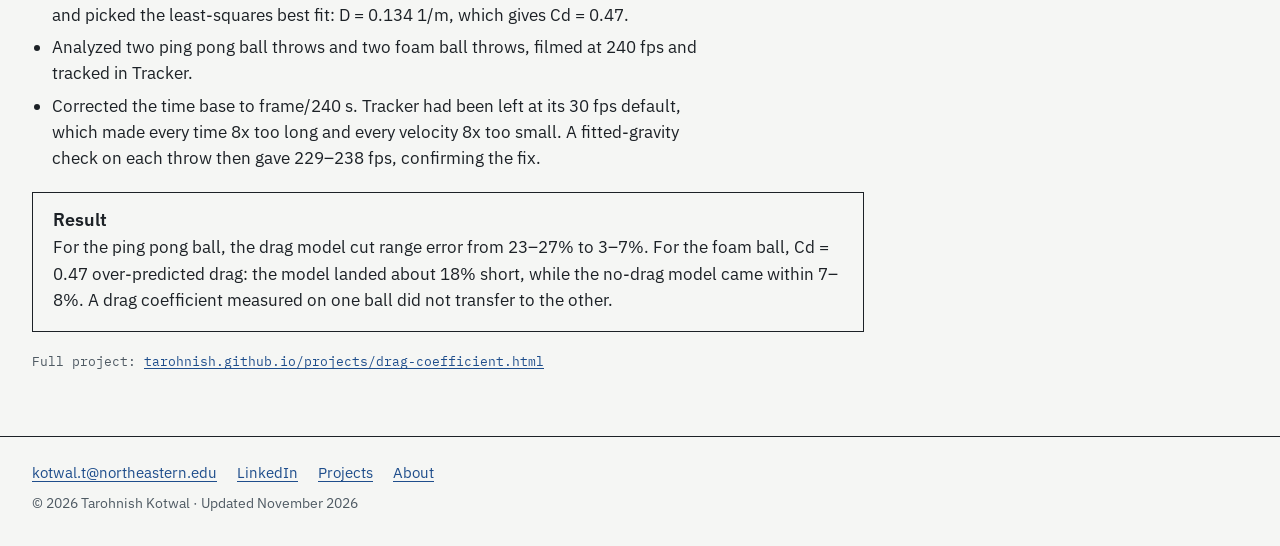
<file: portfolio-print.html>
<!doctype html>
<html lang="en" class="print-doc">
<head>
  <meta charset="utf-8">
  <meta name="viewport" content="width=device-width, initial-scale=1">
  <meta name="color-scheme" content="light">
  <title>Print portfolio · Tarohnish Kotwal</title>
  <meta name="description" content="Print-ready portfolio of Tarohnish Kotwal, Mechanical Engineering student at Northeastern University: a cover page and one page for each of the four featured projects.">
  <link rel="canonical" href="https://tarohnish.github.io/portfolio-print.html">
  <meta property="og:type" content="website">
  <meta property="og:title" content="Print portfolio · Tarohnish Kotwal">
  <meta property="og:description" content="Print-ready portfolio of Tarohnish Kotwal, Mechanical Engineering student at Northeastern University: one page for each of the four featured projects.">
  <meta property="og:url" content="https://tarohnish.github.io/portfolio-print.html">
  <meta property="og:image" content="https://tarohnish.github.io/assets/images/profile/headshot.jpg">
  <meta property="og:image:alt" content="Headshot of Tarohnish Kotwal.">
  <link rel="icon" href="assets/favicon.svg" type="image/svg+xml">
  <link rel="preconnect" href="https://fonts.googleapis.com">
  <link rel="preconnect" href="https://fonts.gstatic.com" crossorigin>
  <link rel="stylesheet" href="https://fonts.googleapis.com/css2?family=IBM+Plex+Mono:wght@400;500&family=IBM+Plex+Sans:wght@400;600&display=swap">
  <link rel="stylesheet" href="css/style.css">
  <link rel="stylesheet" href="css/print.css" media="print">
</head>
<body>
  <a class="skip-link" href="#main">Skip to content</a>

  <header class="site-header">
    <div class="wrap site-header__inner">
      <a class="site-name" href="index.html">Tarohnish Kotwal</a>
      <nav aria-label="Main">
        <ul class="site-nav">
          <li><a href="index.html#projects">Projects</a></li>
          <li><a href="about.html">About</a></li>
          <li><a href="mailto:kotwal.t@northeastern.edu">Email</a></li>
          <li><a href="https://www.linkedin.com/in/tarohnishkotwal">LinkedIn</a></li>
        </ul>
      </nav>
    </div>
  </header>

  <main id="main" class="wrap">
    <p class="print-note">This is the print version of the portfolio: a cover page, then one page for each featured project. To save it as a PDF, use your browser's Print command and choose "Save as PDF".</p>

    <section class="cover" aria-labelledby="name">
      <div class="title-block">
        <div class="tb-cell tb-title">
          <span class="tb-label" aria-hidden="true">Portfolio</span>
          <h1 id="name">Tarohnish Kotwal</h1>
        </div>
        <div class="tb-cell tb-sheet">
          <span class="tb-label">Sheets</span>
          <span class="tb-value">01–04</span>
        </div>
        <dl class="tb-fields">
          <div class="tb-row">
            <dt>Program</dt>
            <dd>BS in Mechanical Engineering, Northeastern University · expected May 2028</dd>
          </div>
          <div class="tb-row">
            <dt>Availability</dt>
            <dd>Available for co-op starting January 4, 2027</dd>
          </div>
          <div class="tb-row">
            <dt>Email</dt>
            <dd><a href="mailto:kotwal.t@northeastern.edu">kotwal.t@northeastern.edu</a></dd>
          </div>
          <div class="tb-row">
            <dt>LinkedIn</dt>
            <dd><a href="https://www.linkedin.com/in/tarohnishkotwal">linkedin.com/in/tarohnishkotwal</a></dd>
          </div>
          <div class="tb-row">
            <dt>Website</dt>
            <dd><a href="https://tarohnish.github.io">tarohnish.github.io</a></dd>
          </div>
        </dl>
      </div>
    </section>

    <!-- Sheet 01 -->
    <section class="sheet" aria-labelledby="p1-title">
      <div class="title-block">
        <div class="tb-cell tb-title">
          <span class="tb-label" aria-hidden="true">Title</span>
          <h2 id="p1-title">Beach Cleanup Robot: Scoop Lift Arm</h2>
        </div>
        <div class="tb-cell tb-sheet">
          <span class="tb-label">Sheet</span>
          <span class="tb-value">01 of 08</span>
        </div>
        <dl class="tb-fields">
          <div class="tb-row"><dt>Dates</dt><dd>Sep 2026 – present (in progress)</dd></div>
          <div class="tb-row"><dt>Context</dt><dd>Mechanical Engineering Design (ME 4550), group design project</dd></div>
          <div class="tb-row"><dt>Role</dt><dd>In charge of all of the arm's analysis so far, including the bending, shear, and torsion calculations (team of five)</dd></div>
          <div class="tb-row"><dt>Tools</dt><dd>hand calculations (stress, and fatigue with modified Goodman) · material selection · SolidWorks (3D model and 2D drawing)</dd></div>
        </dl>
      </div>

      <p class="summary">Sized the cantilevered lift arm of a beach-cleaning robot's scoop against six load cases, including a worst-case rock strike, and chose its material for salt-air service.</p>

      <section class="keynums" aria-labelledby="p1-kn">
        <h3 class="keynums__title" id="p1-kn">Key numbers</h3>
        <dl class="keynums__list">
          <div><dt>Lift arm (cantilever)</dt><dd>37.5 in</dd></div>
          <div><dt>Load cases analyzed</dt><dd>6</dd></div>
          <div><dt>Worst-case rock strike</dt><dd>500 lbf</dd></div>
          <div><dt>Yield safety factor (2.0 required)</dt><dd>2.49</dd></div>
          <div><dt>Fatigue safety factor, lift-and-dump</dt><dd>1.63</dd></div>
        </dl>
      </section>

      <figure class="fig fig--hero">
        <img src="assets/images/beach-bot-lift-arm/robot-body-and-frame.png" width="881" height="739" alt="SolidWorks model of the Beach Bot: an open box-frame body with two lift arms holding a slotted scoop at the front.">
        <figcaption><span class="fig__num">Fig. 1</span> Rough body and frame of the Beach Bot, drawn in SolidWorks.</figcaption>
      </figure>

      <div class="prose">
        <h3>What I did</h3>
        <ul>
          <li>Analyzed the arm across 6 load cases with free-body, shear, and bending-moment diagrams.</li>
          <li>Designed for a 500 lbf worst-case rock strike (250 lbf per arm).</li>
          <li>Sized a 2.00 × 1.00 in 6061-T6 aluminum section to a yield safety factor of 2.49 (2.0 required) and a fatigue safety factor of 1.63 for lift-and-dump using modified Goodman.</li>
          <li>Compared 6061-T6 with 5052 aluminum, 7075 aluminum, 316 stainless steel, and A36 steel, and chose 6061-T6 for strength-to-weight and salt-air corrosion resistance.</li>
        </ul>
      </div>

      <section class="outcome__box" aria-labelledby="p1-result">
        <h3 id="p1-result">Result</h3>
        <p>A 2.00 × 1.00 in 6061-T6 arm that meets the 2.0 yield target (2.49) and holds up in fatigue (1.63 for lift-and-dump). The strike torque is too much for the shaft and gearbox, so the team adopted a frame down-stop.</p>
      </section>

      <p class="sheet__more">Full project: <a href="projects/beach-bot-lift-arm.html">tarohnish.github.io/projects/beach-bot-lift-arm.html</a></p>
    </section>

    <!-- Sheet 02 -->
    <section class="sheet" aria-labelledby="p2-title">
      <div class="title-block">
        <div class="tb-cell tb-title">
          <span class="tb-label" aria-hidden="true">Title</span>
          <h2 id="p2-title">BMW Infinity Workshop — Test Engineer Intern</h2>
        </div>
        <div class="tb-cell tb-sheet">
          <span class="tb-label">Sheet</span>
          <span class="tb-value">02 of 08</span>
        </div>
        <dl class="tb-fields">
          <div class="tb-row"><dt>Dates</dt><dd>Jun 2023 – Jul 2023</dd></div>
          <div class="tb-row"><dt>Context</dt><dd>BMW Infinity Workshop, Mumbai, India</dd></div>
          <div class="tb-row"><dt>Role</dt><dd>Test engineer intern, working alongside a senior technician as mentor</dd></div>
          <div class="tb-row"><dt>Tools</dt><dd>ICOM/ISSS · ISTA · ISTA/P · AIR · ECU programming · multimeter · refractometer</dd></div>
        </dl>
      </div>

      <p class="summary">Troubleshot 50+ cars and owned a three-week water-damage diagnosis on an F56 Mini Cooper S, tracing the fault to battery corrosion at a known battery-tray weak point.</p>

      <section class="keynums" aria-labelledby="p2-kn">
        <h3 class="keynums__title" id="p2-kn">Key numbers</h3>
        <dl class="keynums__list">
          <div><dt>Cars troubleshot</dt><dd>50+</dd></div>
          <div><dt>Water-damage diagnosis</dt><dd>3 weeks</dd></div>
        </dl>
      </section>

      <figure class="fig fig--hero">
        <img src="assets/images/bmw-internship/at-the-workshop.jpg" width="738" height="810" alt="Tarohnish reading a notebook beside a dark car in the BMW workshop, with other cars in the background.">
        <figcaption><span class="fig__num">Fig. 1</span> Inspecting a car at the workshop with my notebook.</figcaption>
      </figure>

      <div class="prose">
        <h3>What I did</h3>
        <ul>
          <li>Troubleshot 50+ cars and reprogrammed BMW ECUs using ICOM/ISSS, ISTA, ISTA/P, and AIR.</li>
          <li>Ran multimeter and refractometer checks.</li>
          <li>Wrote step-by-step repair checklists to standardize shop work.</li>
        </ul>
      </div>

      <section class="outcome__box" aria-labelledby="p2-result">
        <h3 id="p2-result">Result</h3>
        <p>The root cause was the battery: corrosion from water pooling at a known weak point in this model's battery tray. The fix was a battery replacement.</p>
      </section>

      <p class="sheet__more">Full project: <a href="projects/bmw-internship.html">tarohnish.github.io/projects/bmw-internship.html</a></p>
    </section>

    <!-- Sheet 03 -->
    <section class="sheet" aria-labelledby="p3-title">
      <div class="title-block">
        <div class="tb-cell tb-title">
          <span class="tb-label" aria-hidden="true">Title</span>
          <h2 id="p3-title">Arcade Basketball Machine</h2>
        </div>
        <div class="tb-cell tb-sheet">
          <span class="tb-label">Sheet</span>
          <span class="tb-value">03 of 08</span>
        </div>
        <dl class="tb-fields">
          <div class="tb-row"><dt>Dates</dt><dd>Sep 2024 – Jan 2025</dd></div>
          <div class="tb-row"><dt>Context</dt><dd>Cornerstone Engineering 1 (GE 1501), Northeastern University, team of four</dd></div>
          <div class="tb-row"><dt>Role</dt><dd>Team lead; actuation and electronics: soldering, crimping, and wiring; the solenoid's power supply; the ring light; the servo-mounted obstacles</dd></div>
          <div class="tb-row"><dt>Tools</dt><dd>Arduino (C++) · 12 V solenoid · servo · LED strip and ring light · soldering · crimping · vacuum forming · woodworking</dd></div>
        </dl>
      </div>

      <p class="summary">Built the actuation and electronics for a four-person arcade basketball game, from the solenoid's 12 V supply to the ring light and servo-driven obstacles, and kept it running through the full Northeastern Expo.</p>

      <section class="keynums" aria-labelledby="p3-kn">
        <h3 class="keynums__title" id="p3-kn">Key numbers</h3>
        <dl class="keynums__list">
          <div><dt>Round length</dt><dd>60 s</dd></div>
          <div><dt>Solenoid supply</dt><dd>12 V, 2 A</dd></div>
          <div><dt>Arduino boards</dt><dd>3</dd></div>
          <div><dt>Team size</dt><dd>4</dd></div>
        </dl>
      </section>

      <figure class="fig fig--hero">
        <img src="assets/images/arcade-basketball/team-with-finished-machine.jpg" width="1600" height="1200" alt="Three team members standing behind the finished arcade basketball machine on a classroom table.">
        <figcaption><span class="fig__num">Fig. 1</span> The team with the finished machine.</figcaption>
      </figure>

      <div class="prose">
        <h3>What I did</h3>
        <ul>
          <li>Soldered and crimped all of the electronics, including the ring-light wiring and extended jumper wires.</li>
          <li>Powered the solenoid: it needed 12 V and 2 A, more than a laptop or breadboard could supply, so I sourced a 12 V adapter and a barrel-jack adapter to run it safely.</li>
          <li>Worked through the overheating that fried two Arduino boards: changed the driver type and the ball mass, and on the third board secured every connection, after which the solenoid ran without issues.</li>
          <li>Designed and built the wooden obstacles mounted on the moving servo.</li>
        </ul>
      </div>

      <section class="outcome__box" aria-labelledby="p3-result">
        <h3 id="p3-result">Result</h3>
        <p>The game ran through the full Northeastern Expo on three Arduino boards. The team also got the ball to spin down through the hoop, which fixed an earlier scoring flaw. It was most popular with competitive players, some of whom tried to "hack" the game for faster points.</p>
      </section>

      <p class="sheet__more">Full project: <a href="projects/arcade-basketball.html">tarohnish.github.io/projects/arcade-basketball.html</a></p>
    </section>

    <!-- Sheet 04 -->
    <section class="sheet" aria-labelledby="p4-title">
      <div class="title-block">
        <div class="tb-cell tb-title">
          <span class="tb-label" aria-hidden="true">Title</span>
          <h2 id="p4-title">Video-Tracked Drag Coefficient Analysis</h2>
        </div>
        <div class="tb-cell tb-sheet">
          <span class="tb-label">Sheet</span>
          <span class="tb-value">04 of 08</span>
        </div>
        <dl class="tb-fields">
          <div class="tb-row"><dt>Dates</dt><dd>Jan 2026 – Feb 2026</dd></div>
          <div class="tb-row"><dt>Context</dt><dd>ME 3456 Lab 1, Projectile Trajectories with Aerodynamic Drag, Northeastern University (team lab)</dd></div>
          <div class="tb-row"><dt>Role</dt><dd>Responsible for the team's MATLAB code and graphing</dd></div>
          <div class="tb-row"><dt>Tools</dt><dd>MATLAB · Tracker video analysis · least-squares curve fitting · finite-difference simulation (the lab's model)</dd></div>
        </dl>
      </div>

      <p class="summary">Measured drag from high-speed video (Cd = 0.47) and compared four throws against drag and no-drag models; accounting for drag cut the ping pong ball's range-prediction error from 23–27% to 3–7%.</p>

      <section class="keynums" aria-labelledby="p4-kn">
        <h3 class="keynums__title" id="p4-kn">Key numbers</h3>
        <dl class="keynums__list">
          <div><dt>Drag coefficient, vertical drop</dt><dd>Cd = 0.47</dd></div>
          <div><dt>Video frame rate</dt><dd>240 fps</dd></div>
          <div><dt>Ping pong range error, no drag → drag model</dt><dd>23–27% → 3–7%</dd></div>
          <div><dt>Drag values swept</dt><dd>50,000</dd></div>
        </dl>
      </section>

      <figure class="fig fig--hero">
        <img src="assets/images/drag-coefficient/exp1-ping-pong-trajectory.png" width="875" height="656" alt="Trajectory plot for ping pong ball attempt 1: the measured path (red dots) lands at 1.303 m, the drag model (blue) at 1.393 m, and the no-drag model (dashed) at 1.648 m.">
        <figcaption><span class="fig__num">Fig. 1</span> Ping pong ball, attempt 1. The drag model (blue, Cd = 0.47) lands 6.9% past the measured path (red); the no-drag model (dashed) lands 26.5% past.</figcaption>
      </figure>

      <div class="prose">
        <h3>What I did</h3>
        <ul>
          <li>Wrote the team's MATLAB analysis and produced its graphs.</li>
          <li>Swept 50,000 candidate drag values (D = 0.01 to 1.0 1/m) against vertical-drop data and picked the least-squares best fit: D = 0.134 1/m, which gives Cd = 0.47.</li>
          <li>Analyzed two ping pong ball throws and two foam ball throws, filmed at 240 fps and tracked in Tracker.</li>
          <li>Corrected the time base to frame/240 s. Tracker had been left at its 30 fps default, which made every time 8x too long and every velocity 8x too small. A fitted-gravity check on each throw then gave 229–238 fps, confirming the fix.</li>
        </ul>
      </div>

      <section class="outcome__box" aria-labelledby="p4-result">
        <h3 id="p4-result">Result</h3>
        <p>For the ping pong ball, the drag model cut range error from 23–27% to 3–7%. For the foam ball, Cd = 0.47 over-predicted drag: the model landed about 18% short, while the no-drag model came within 7–8%. A drag coefficient measured on one ball did not transfer to the other.</p>
      </section>

      <p class="sheet__more">Full project: <a href="projects/drag-coefficient.html">tarohnish.github.io/projects/drag-coefficient.html</a></p>
    </section>
  </main>

  <footer class="site-footer">
    <div class="wrap">
      <ul class="site-footer__links">
        <li><a href="mailto:kotwal.t@northeastern.edu">kotwal.t@northeastern.edu</a></li>
        <li><a href="https://www.linkedin.com/in/tarohnishkotwal">LinkedIn</a></li>
        <li><a href="index.html#projects">Projects</a></li>
        <li><a href="about.html">About</a></li>
      </ul>
      <p class="site-footer__note">© 2026 Tarohnish Kotwal · Updated November 2026</p>
    </div>
  </footer>
</body>
</html>
</file>
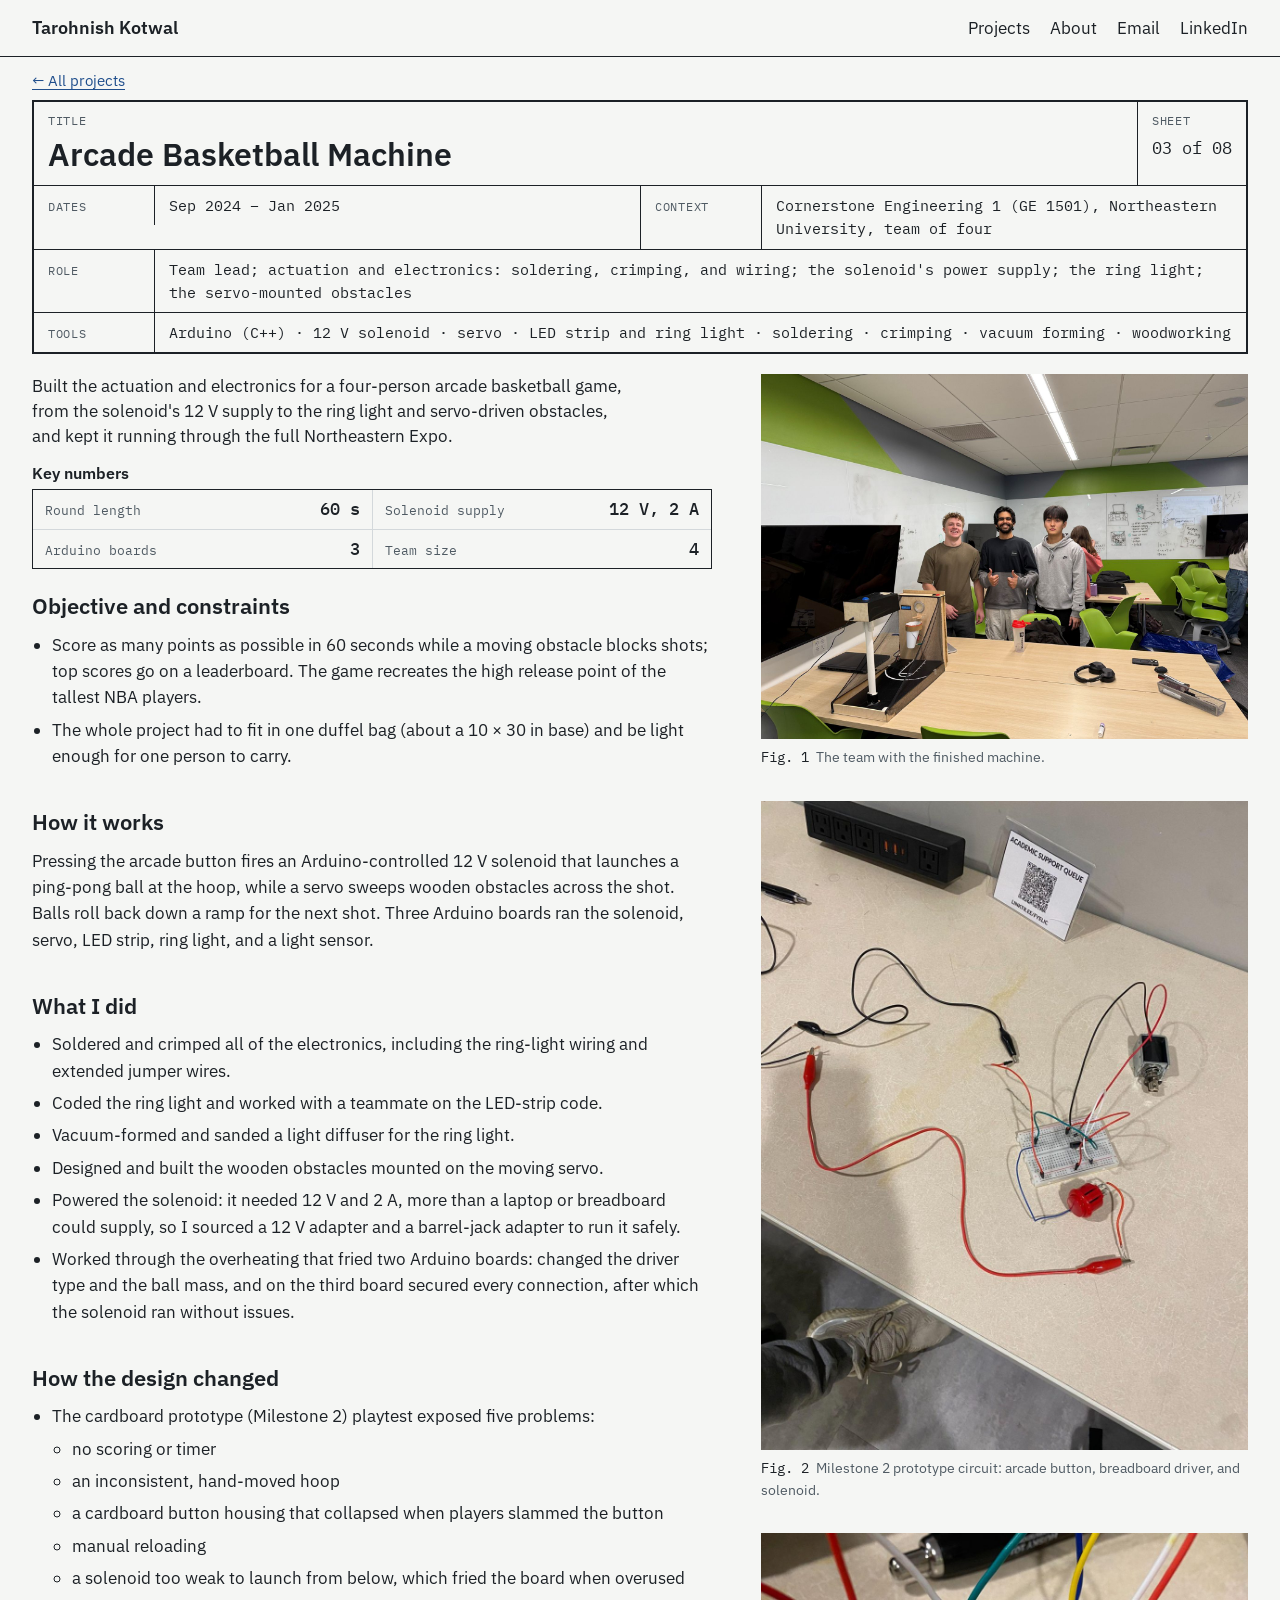
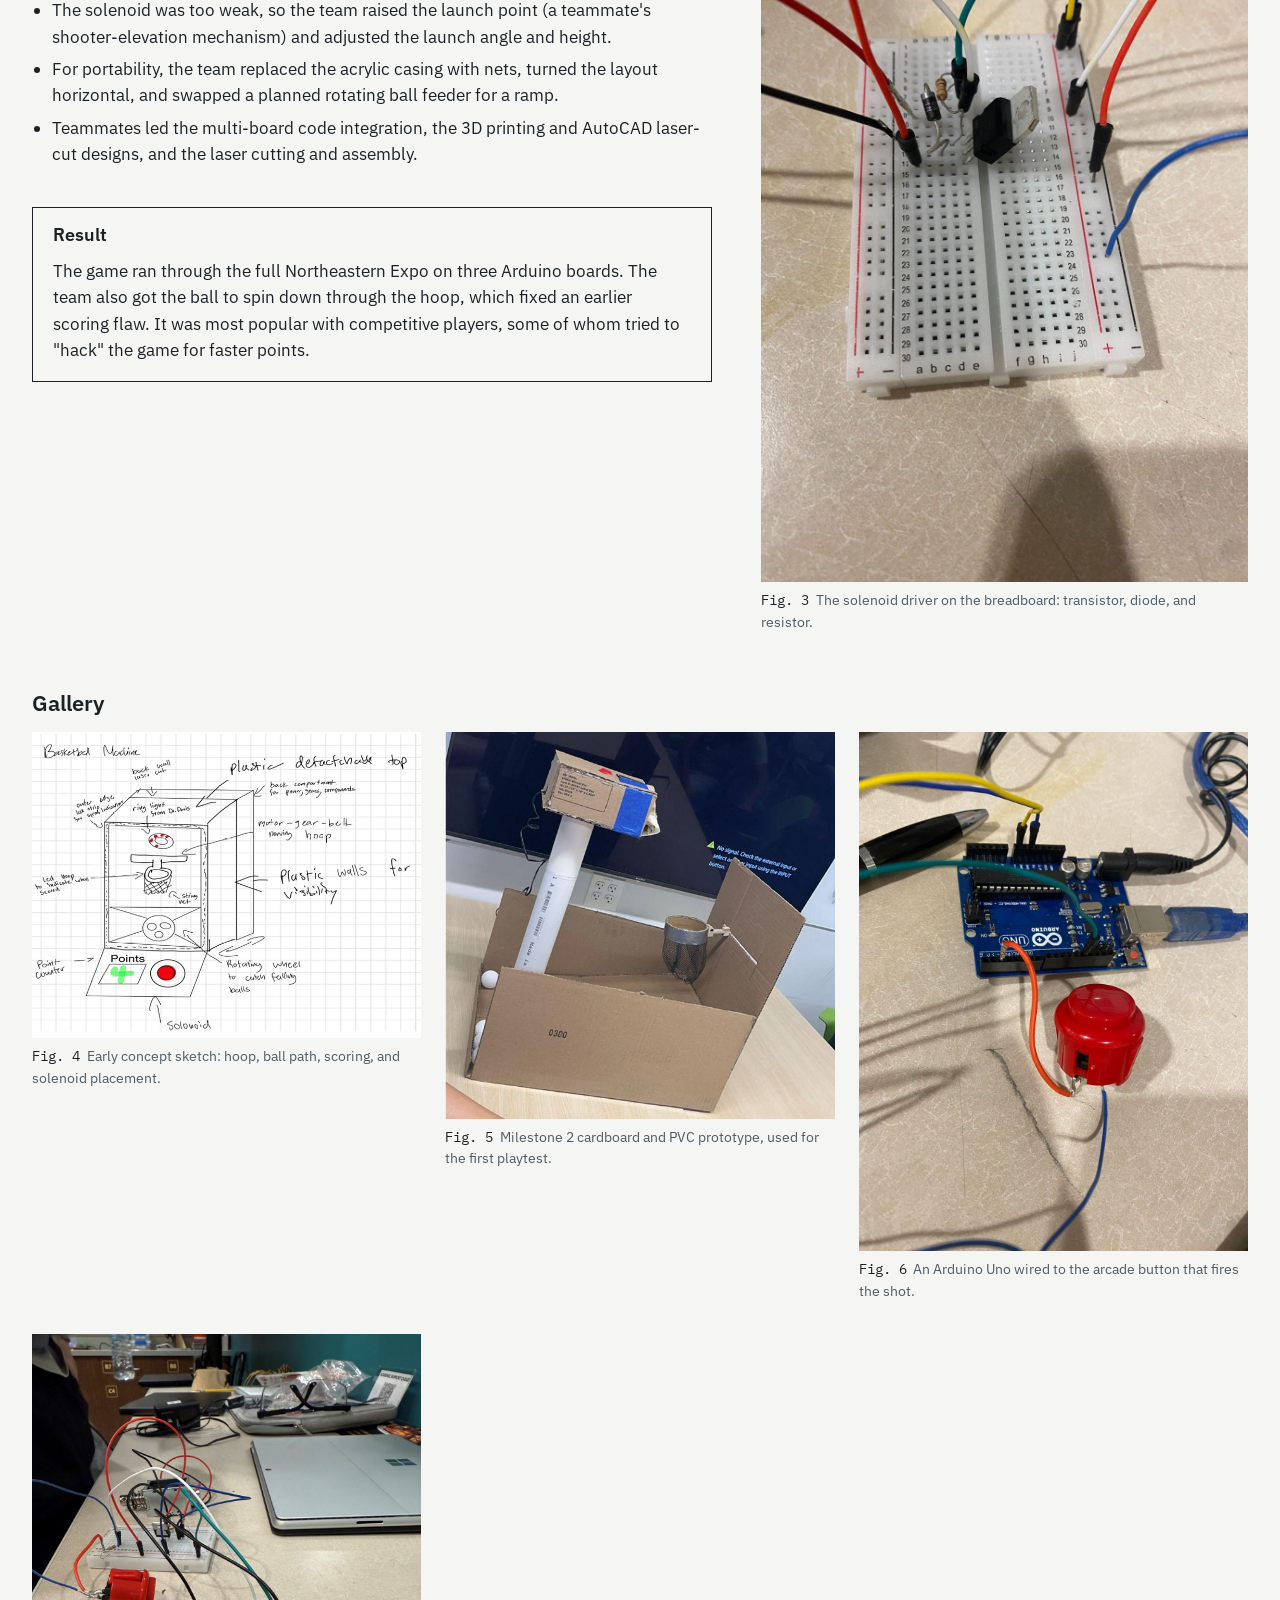
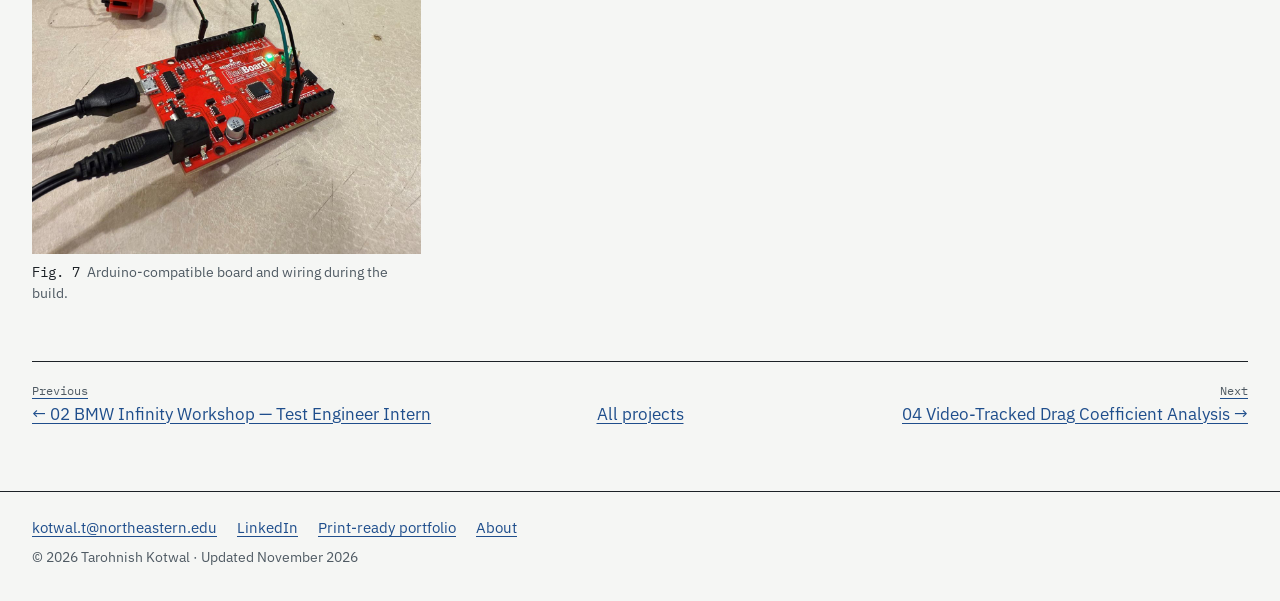
<file: projects/arcade-basketball.html>
<!doctype html>
<html lang="en">
<head>
  <meta charset="utf-8">
  <meta name="viewport" content="width=device-width, initial-scale=1">
  <meta name="color-scheme" content="light">
  <title>Arcade Basketball Machine · Tarohnish Kotwal</title>
  <meta name="description" content="Built the actuation and electronics for a four-person arcade basketball game, from the solenoid's 12 V supply to the ring light and servo-driven obstacles, and kept it running through the full Northeastern Expo.">
  <link rel="canonical" href="https://tarohnish.github.io/projects/arcade-basketball.html">
  <meta property="og:type" content="article">
  <meta property="og:title" content="Arcade Basketball Machine · Tarohnish Kotwal">
  <meta property="og:description" content="Built the actuation and electronics for a four-person arcade basketball game, from the solenoid's 12 V supply to the ring light and servo-driven obstacles, and kept it running through the full Northeastern Expo.">
  <meta property="og:url" content="https://tarohnish.github.io/projects/arcade-basketball.html">
  <meta property="og:image" content="https://tarohnish.github.io/assets/images/arcade-basketball/team-with-finished-machine.jpg">
  <meta property="og:image:alt" content="Three team members standing behind the finished arcade basketball machine on a classroom table.">
  <link rel="icon" href="../assets/favicon.svg" type="image/svg+xml">
  <link rel="preconnect" href="https://fonts.googleapis.com">
  <link rel="preconnect" href="https://fonts.gstatic.com" crossorigin>
  <link rel="stylesheet" href="https://fonts.googleapis.com/css2?family=IBM+Plex+Mono:wght@400;500&family=IBM+Plex+Sans:wght@400;600&display=swap">
  <link rel="stylesheet" href="../css/style.css">
  <link rel="stylesheet" href="../css/print.css" media="print">
</head>
<body>
  <a class="skip-link" href="#main">Skip to content</a>

  <header class="site-header">
    <div class="wrap site-header__inner">
      <a class="site-name" href="../index.html">Tarohnish Kotwal</a>
      <nav aria-label="Main">
        <ul class="site-nav">
          <li><a href="../index.html#projects">Projects</a></li>
          <li><a href="../about.html">About</a></li>
          <li><a href="mailto:kotwal.t@northeastern.edu">Email</a></li>
          <li><a href="https://www.linkedin.com/in/tarohnishkotwal">LinkedIn</a></li>
        </ul>
      </nav>
    </div>
  </header>

  <main id="main" class="wrap">
    <p class="back"><a href="../index.html#projects"><span aria-hidden="true">←</span> All projects</a></p>

    <div class="title-block">
      <div class="tb-cell tb-title">
        <span class="tb-label" aria-hidden="true">Title</span>
        <h1>Arcade Basketball Machine</h1>
      </div>
      <div class="tb-cell tb-sheet">
        <span class="tb-label">Sheet</span>
        <span class="tb-value">03 of 08</span>
      </div>
      <dl class="tb-fields">
        <div class="tb-row">
          <dt>Dates</dt>
          <dd>Sep 2024 – Jan 2025</dd>
        </div>
        <div class="tb-row">
          <dt>Context</dt>
          <dd>Cornerstone Engineering 1 (GE 1501), Northeastern University, team of four</dd>
        </div>
        <div class="tb-row">
          <dt>Role</dt>
          <dd>Team lead; actuation and electronics: soldering, crimping, and wiring; the solenoid's power supply; the ring light; the servo-mounted obstacles</dd>
        </div>
        <div class="tb-row">
          <dt>Tools</dt>
          <dd>Arduino (C++) · 12 V solenoid · servo · LED strip and ring light · soldering · crimping · vacuum forming · woodworking</dd>
        </div>
      </dl>
    </div>

    <div class="project">
      <p class="summary">Built the actuation and electronics for a four-person arcade basketball game, from the solenoid's 12 V supply to the ring light and servo-driven obstacles, and kept it running through the full Northeastern Expo.</p>

      <section class="keynums" aria-labelledby="keynums-title">
        <h2 class="keynums__title" id="keynums-title">Key numbers</h2>
        <dl class="keynums__list">
          <div><dt>Round length</dt><dd>60 s</dd></div>
          <div><dt>Solenoid supply</dt><dd>12 V, 2 A</dd></div>
          <div><dt>Arduino boards</dt><dd>3</dd></div>
          <div><dt>Team size</dt><dd>4</dd></div>
        </dl>
      </section>

      <div class="project__figs">
        <figure class="fig fig--hero">
          <a href="../assets/images/arcade-basketball/team-with-finished-machine.jpg">
            <img src="../assets/images/arcade-basketball/team-with-finished-machine.jpg" width="1600" height="1200" alt="Three team members standing behind the finished arcade basketball machine on a classroom table.">
          </a>
          <figcaption><span class="fig__num">Fig. 1</span> The team with the finished machine.</figcaption>
        </figure>
        <figure class="fig fig--col">
          <a href="../assets/images/arcade-basketball/prototype-solenoid-circuit.jpg">
            <img src="../assets/images/arcade-basketball/prototype-solenoid-circuit.jpg" width="1050" height="1400" loading="lazy" alt="A breadboard circuit on a desk wired to a red arcade button, a push-pull solenoid and alligator-clip power leads.">
          </a>
          <figcaption><span class="fig__num">Fig. 2</span> Milestone 2 prototype circuit: arcade button, breadboard driver, and solenoid.</figcaption>
        </figure>
        <figure class="fig fig--col">
          <a href="../assets/images/arcade-basketball/solenoid-driver-breadboard.jpg">
            <img src="../assets/images/arcade-basketball/solenoid-driver-breadboard.jpg" width="1050" height="1400" loading="lazy" alt="Close-up of the breadboard driver: a TO-220 transistor, a diode and a resistor wired with jumper leads.">
          </a>
          <figcaption><span class="fig__num">Fig. 3</span> The solenoid driver on the breadboard: transistor, diode, and resistor.</figcaption>
        </figure>
      </div>

      <div class="project__text prose">
        <h2>Objective and constraints</h2>
        <ul>
          <li>Score as many points as possible in 60 seconds while a moving obstacle blocks shots; top scores go on a leaderboard. The game recreates the high release point of the tallest NBA players.</li>
          <li>The whole project had to fit in one duffel bag (about a 10 × 30 in base) and be light enough for one person to carry.</li>
        </ul>

        <h2>How it works</h2>
        <p>Pressing the arcade button fires an Arduino-controlled 12 V solenoid that launches a ping-pong ball at the hoop, while a servo sweeps wooden obstacles across the shot. Balls roll back down a ramp for the next shot. Three Arduino boards ran the solenoid, servo, LED strip, ring light, and a light sensor.</p>

        <h2>What I did</h2>
        <ul>
          <li>Soldered and crimped all of the electronics, including the ring-light wiring and extended jumper wires.</li>
          <li>Coded the ring light and worked with a teammate on the LED-strip code.</li>
          <li>Vacuum-formed and sanded a light diffuser for the ring light.</li>
          <li>Designed and built the wooden obstacles mounted on the moving servo.</li>
          <li>Powered the solenoid: it needed 12 V and 2 A, more than a laptop or breadboard could supply, so I sourced a 12 V adapter and a barrel-jack adapter to run it safely.</li>
          <li>Worked through the overheating that fried two Arduino boards: changed the driver type and the ball mass, and on the third board secured every connection, after which the solenoid ran without issues.</li>
        </ul>

        <h2>How the design changed</h2>
        <ul>
          <li>The cardboard prototype (Milestone 2) playtest exposed five problems:
            <ul>
              <li>no scoring or timer</li>
              <li>an inconsistent, hand-moved hoop</li>
              <li>a cardboard button housing that collapsed when players slammed the button</li>
              <li>manual reloading</li>
              <li>a solenoid too weak to launch from below, which fried the board when overused</li>
            </ul>
          </li>
          <li>The solenoid was too weak, so the team raised the launch point (a teammate's shooter-elevation mechanism) and adjusted the launch angle and height.</li>
          <li>For portability, the team replaced the acrylic casing with nets, turned the layout horizontal, and swapped a planned rotating ball feeder for a ramp.</li>
          <li>Teammates led the multi-board code integration, the 3D printing and AutoCAD laser-cut designs, and the laser cutting and assembly.</li>
        </ul>

        <section class="outcome__box" aria-labelledby="result">
          <h2 id="result">Result</h2>
          <p>The game ran through the full Northeastern Expo on three Arduino boards. The team also got the ball to spin down through the hoop, which fixed an earlier scoring flaw. It was most popular with competitive players, some of whom tried to "hack" the game for faster points.</p>
        </section>
      </div>
    </div>

    <section class="section" aria-labelledby="gallery-title">
      <h2 class="section__title" id="gallery-title">Gallery</h2>
      <div class="gallery">
        <figure class="fig">
          <a href="../assets/images/arcade-basketball/concept-sketch.png">
            <img src="../assets/images/arcade-basketball/concept-sketch.png" width="747" height="587" loading="lazy" alt="Hand-drawn concept sketch of the machine labeling the hoop, a ring light, a motor-gear-belt moving hoop, a rotating wheel to catch falling balls, the point counter and the solenoid button.">
          </a>
          <figcaption><span class="fig__num">Fig. 4</span> Early concept sketch: hoop, ball path, scoring, and solenoid placement.</figcaption>
        </figure>
        <figure class="fig">
          <a href="../assets/images/arcade-basketball/cardboard-prototype.jpg">
            <img src="../assets/images/arcade-basketball/cardboard-prototype.jpg" width="617" height="613" loading="lazy" alt="Cardboard prototype with a PVC post holding a box above a ramp, a hoop made from a cup and mesh, and ping pong balls.">
          </a>
          <figcaption><span class="fig__num">Fig. 5</span> Milestone 2 cardboard and PVC prototype, used for the first playtest.</figcaption>
        </figure>
        <figure class="fig">
          <a href="../assets/images/arcade-basketball/arduino-uno-arcade-button.jpg">
            <img src="../assets/images/arcade-basketball/arduino-uno-arcade-button.jpg" width="1050" height="1400" loading="lazy" alt="An Arduino Uno wired to a red arcade button, with a barrel-jack power cable plugged in.">
          </a>
          <figcaption><span class="fig__num">Fig. 6</span> An Arduino Uno wired to the arcade button that fires the shot.</figcaption>
        </figure>
        <figure class="fig">
          <a href="../assets/images/arcade-basketball/redboard-wiring.jpg">
            <img src="../assets/images/arcade-basketball/redboard-wiring.jpg" width="1200" height="1600" loading="lazy" alt="A SparkFun RedBoard wired through a breadboard to a push-pull solenoid and a red arcade button.">
          </a>
          <figcaption><span class="fig__num">Fig. 7</span> Arduino-compatible board and wiring during the build.</figcaption>
        </figure>
      </div>
    </section>

    <nav class="pager" aria-label="Projects">
      <a class="pager__prev" href="bmw-internship.html"><span class="pager__label">Previous</span><span aria-hidden="true">←</span> 02 BMW Infinity Workshop — Test Engineer Intern</a>
      <a class="pager__all" href="../index.html#projects">All projects</a>
      <a class="pager__next" href="drag-coefficient.html"><span class="pager__label">Next</span>04 Video-Tracked Drag Coefficient Analysis <span aria-hidden="true">→</span></a>
    </nav>
  </main>

  <footer class="site-footer">
    <div class="wrap">
      <ul class="site-footer__links">
        <li><a href="mailto:kotwal.t@northeastern.edu">kotwal.t@northeastern.edu</a></li>
        <li><a href="https://www.linkedin.com/in/tarohnishkotwal">LinkedIn</a></li>
        <li><a href="../portfolio-print.html">Print-ready portfolio</a></li>
        <li><a href="../about.html">About</a></li>
      </ul>
      <p class="site-footer__note">© 2026 Tarohnish Kotwal · Updated November 2026</p>
    </div>
  </footer>
</body>
</html>
</file>
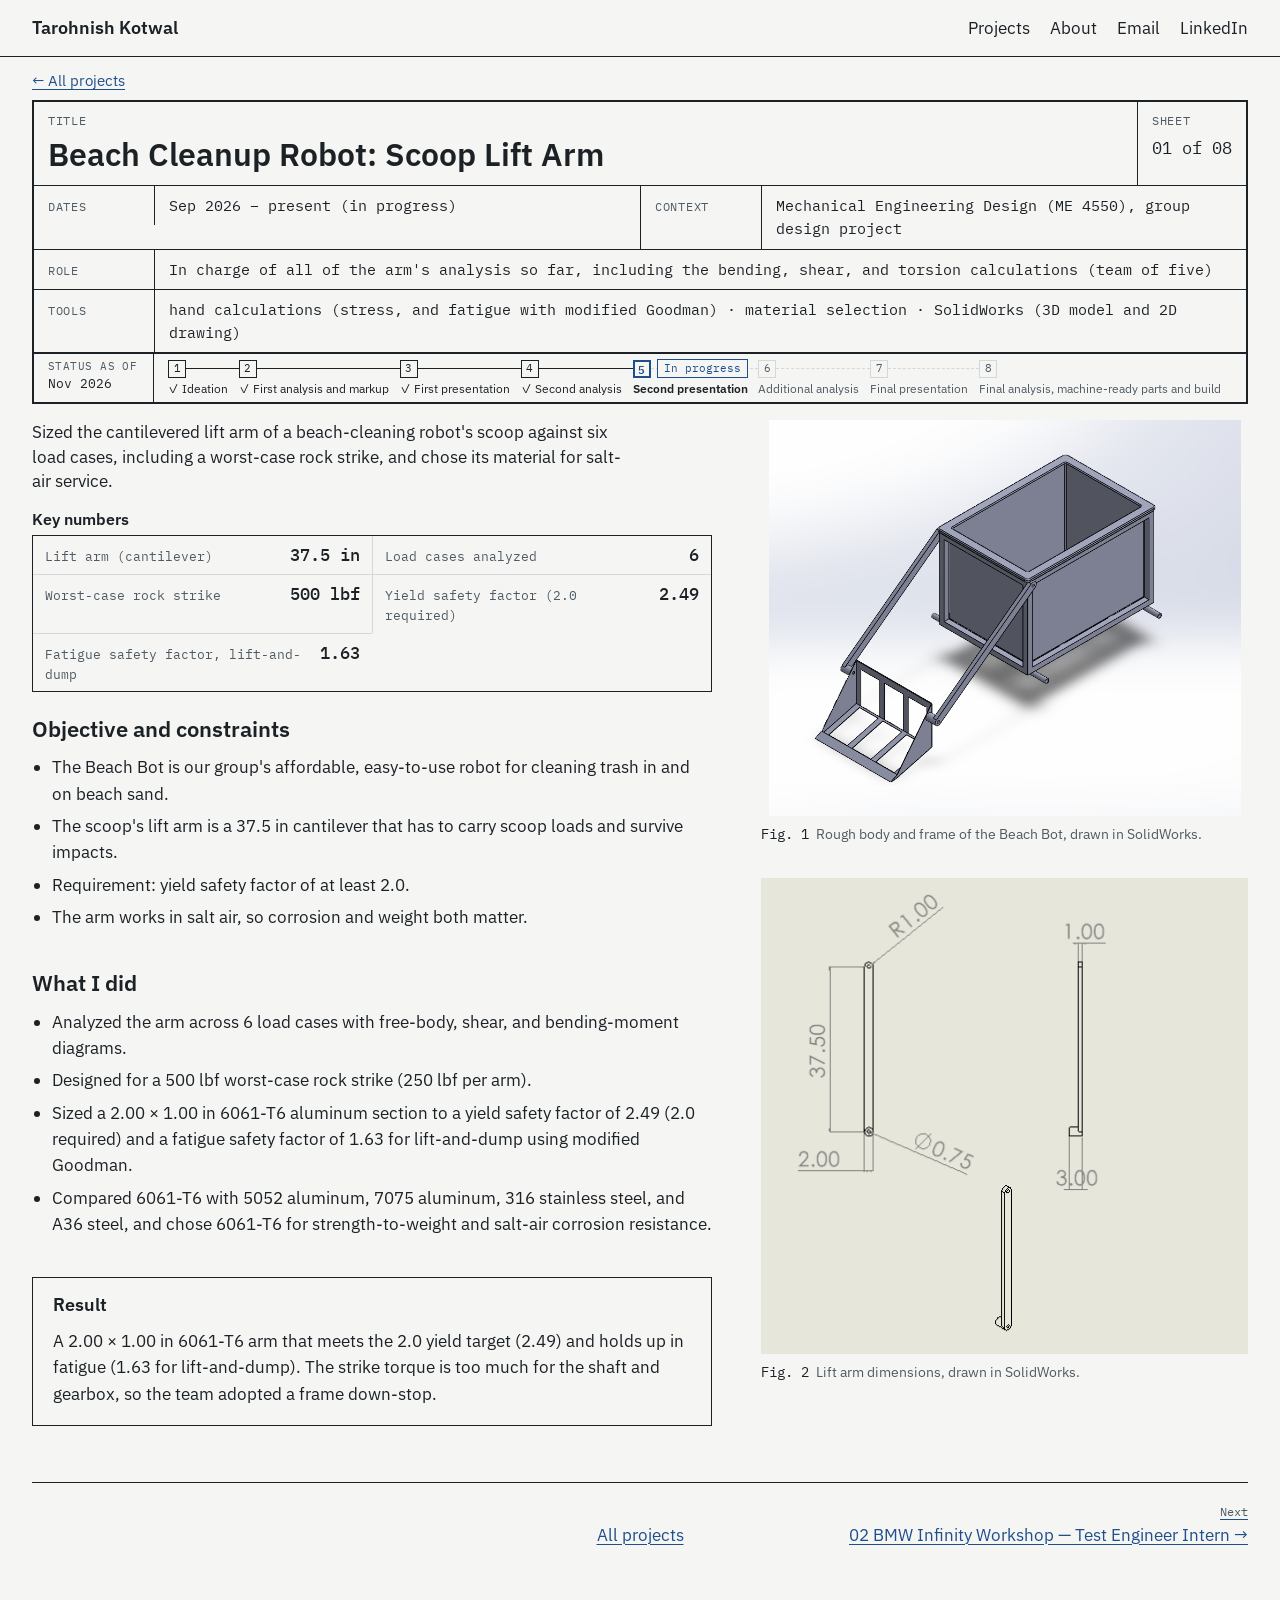
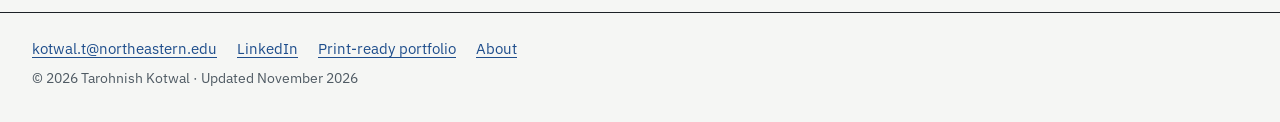
<file: projects/beach-bot-lift-arm.html>
<!doctype html>
<html lang="en">
<head>
  <meta charset="utf-8">
  <meta name="viewport" content="width=device-width, initial-scale=1">
  <meta name="color-scheme" content="light">
  <title>Beach Cleanup Robot: Scoop Lift Arm · Tarohnish Kotwal</title>
  <meta name="description" content="Sized the cantilevered lift arm of a beach-cleaning robot's scoop against six load cases, including a worst-case rock strike, and chose its material for salt-air service.">
  <link rel="canonical" href="https://tarohnish.github.io/projects/beach-bot-lift-arm.html">
  <meta property="og:type" content="article">
  <meta property="og:title" content="Beach Cleanup Robot: Scoop Lift Arm · Tarohnish Kotwal">
  <meta property="og:description" content="Sized the cantilevered lift arm of a beach-cleaning robot's scoop against six load cases, including a worst-case rock strike, and chose its material for salt-air service.">
  <meta property="og:url" content="https://tarohnish.github.io/projects/beach-bot-lift-arm.html">
  <meta property="og:image" content="https://tarohnish.github.io/assets/images/beach-bot-lift-arm/robot-body-and-frame.png">
  <meta property="og:image:alt" content="SolidWorks model of the Beach Bot: an open box-frame body with two lift arms holding a slotted scoop at the front.">
  <link rel="icon" href="../assets/favicon.svg" type="image/svg+xml">
  <link rel="preconnect" href="https://fonts.googleapis.com">
  <link rel="preconnect" href="https://fonts.gstatic.com" crossorigin>
  <link rel="stylesheet" href="https://fonts.googleapis.com/css2?family=IBM+Plex+Mono:wght@400;500&family=IBM+Plex+Sans:wght@400;600&display=swap">
  <link rel="stylesheet" href="../css/style.css">
  <link rel="stylesheet" href="../css/print.css" media="print">
</head>
<body>
  <a class="skip-link" href="#main">Skip to content</a>

  <header class="site-header">
    <div class="wrap site-header__inner">
      <a class="site-name" href="../index.html">Tarohnish Kotwal</a>
      <nav aria-label="Main">
        <ul class="site-nav">
          <li><a href="../index.html#projects">Projects</a></li>
          <li><a href="../about.html">About</a></li>
          <li><a href="mailto:kotwal.t@northeastern.edu">Email</a></li>
          <li><a href="https://www.linkedin.com/in/tarohnishkotwal">LinkedIn</a></li>
        </ul>
      </nav>
    </div>
  </header>

  <main id="main" class="wrap">
    <p class="back"><a href="../index.html#projects"><span aria-hidden="true">←</span> All projects</a></p>

    <div class="title-block">
      <div class="tb-cell tb-title">
        <span class="tb-label" aria-hidden="true">Title</span>
        <h1>Beach Cleanup Robot: Scoop Lift Arm</h1>
      </div>
      <div class="tb-cell tb-sheet">
        <span class="tb-label">Sheet</span>
        <span class="tb-value">01 of 08</span>
      </div>
      <dl class="tb-fields">
        <div class="tb-row">
          <dt>Dates</dt>
          <dd>Sep 2026 – present (in progress)</dd>
        </div>
        <div class="tb-row">
          <dt>Context</dt>
          <dd>Mechanical Engineering Design (ME 4550), group design project</dd>
        </div>
        <div class="tb-row">
          <dt>Role</dt>
          <dd>In charge of all of the arm's analysis so far, including the bending, shear, and torsion calculations (team of five)</dd>
        </div>
        <div class="tb-row">
          <dt>Tools</dt>
          <dd>hand calculations (stress, and fatigue with modified Goodman) · material selection · SolidWorks (3D model and 2D drawing)</dd>
        </div>
      </dl>
    </div>

    <section class="status" aria-labelledby="status-label">
      <p class="status__label" id="status-label"><span class="status__key">Status as of</span> <time datetime="2026-11">Nov 2026</time></p>
      <ol class="stages">
        <li class="stage stage--done"><span class="stage__num">1</span> <span class="stage__name">Ideation</span> <span class="stage__state">completed</span></li>
        <li class="stage stage--done"><span class="stage__num">2</span> <span class="stage__name">First analysis and markup</span> <span class="stage__state">completed</span></li>
        <li class="stage stage--done"><span class="stage__num">3</span> <span class="stage__name">First presentation</span> <span class="stage__state">completed</span></li>
        <li class="stage stage--done"><span class="stage__num">4</span> <span class="stage__name">Second analysis</span> <span class="stage__state">completed</span></li>
        <li class="stage stage--current" aria-current="step"><span class="stage__num">5</span> <span class="stage__name">Second presentation</span> <span class="stage__state tag-status">In progress</span></li>
        <li class="stage stage--todo"><span class="stage__num">6</span> <span class="stage__name">Additional analysis</span> <span class="stage__state">not started</span></li>
        <li class="stage stage--todo"><span class="stage__num">7</span> <span class="stage__name">Final presentation</span> <span class="stage__state">not started</span></li>
        <li class="stage stage--todo"><span class="stage__num">8</span> <span class="stage__name">Final analysis, machine-ready parts and build</span> <span class="stage__state">not started</span></li>
      </ol>
    </section>

    <div class="project">
      <p class="summary">Sized the cantilevered lift arm of a beach-cleaning robot's scoop against six load cases, including a worst-case rock strike, and chose its material for salt-air service.</p>

      <section class="keynums" aria-labelledby="keynums-title">
        <h2 class="keynums__title" id="keynums-title">Key numbers</h2>
        <dl class="keynums__list">
          <div><dt>Lift arm (cantilever)</dt><dd>37.5 in</dd></div>
          <div><dt>Load cases analyzed</dt><dd>6</dd></div>
          <div><dt>Worst-case rock strike</dt><dd>500 lbf</dd></div>
          <div><dt>Yield safety factor (2.0 required)</dt><dd>2.49</dd></div>
          <div><dt>Fatigue safety factor, lift-and-dump</dt><dd>1.63</dd></div>
        </dl>
      </section>

      <div class="project__figs">
        <figure class="fig fig--hero">
          <a href="../assets/images/beach-bot-lift-arm/robot-body-and-frame.png">
            <img src="../assets/images/beach-bot-lift-arm/robot-body-and-frame.png" width="881" height="739" alt="SolidWorks model of the Beach Bot: an open box-frame body with two lift arms holding a slotted scoop at the front.">
          </a>
          <figcaption><span class="fig__num">Fig. 1</span> Rough body and frame of the Beach Bot, drawn in SolidWorks.</figcaption>
        </figure>
        <figure class="fig fig--col">
          <a href="../assets/images/beach-bot-lift-arm/lift-arm-dimensions.png">
            <img src="../assets/images/beach-bot-lift-arm/lift-arm-dimensions.png" width="489" height="479" loading="lazy" alt="SolidWorks drawing of the lift arm in three views, with dimensions 37.50, 2.00, 1.00, 3.00, R1.00 and Ø0.75.">
          </a>
          <figcaption><span class="fig__num">Fig. 2</span> Lift arm dimensions, drawn in SolidWorks.</figcaption>
        </figure>
      </div>

      <div class="project__text prose">
        <h2>Objective and constraints</h2>
        <ul>
          <li>The Beach Bot is our group's affordable, easy-to-use robot for cleaning trash in and on beach sand.</li>
          <li>The scoop's lift arm is a 37.5 in cantilever that has to carry scoop loads and survive impacts.</li>
          <li>Requirement: yield safety factor of at least 2.0.</li>
          <li>The arm works in salt air, so corrosion and weight both matter.</li>
        </ul>

        <h2>What I did</h2>
        <ul>
          <li>Analyzed the arm across 6 load cases with free-body, shear, and bending-moment diagrams.</li>
          <li>Designed for a 500 lbf worst-case rock strike (250 lbf per arm).</li>
          <li>Sized a 2.00 × 1.00 in 6061-T6 aluminum section to a yield safety factor of 2.49 (2.0 required) and a fatigue safety factor of 1.63 for lift-and-dump using modified Goodman.</li>
          <li>Compared 6061-T6 with 5052 aluminum, 7075 aluminum, 316 stainless steel, and A36 steel, and chose 6061-T6 for strength-to-weight and salt-air corrosion resistance.</li>
        </ul>

        <section class="outcome__box" aria-labelledby="result">
          <h2 id="result">Result</h2>
          <p>A 2.00 × 1.00 in 6061-T6 arm that meets the 2.0 yield target (2.49) and holds up in fatigue (1.63 for lift-and-dump). The strike torque is too much for the shaft and gearbox, so the team adopted a frame down-stop.</p>
        </section>
      </div>
    </div>

    <nav class="pager" aria-label="Projects">
      <span class="pager__prev"></span>
      <a class="pager__all" href="../index.html#projects">All projects</a>
      <a class="pager__next" href="bmw-internship.html"><span class="pager__label">Next</span>02 BMW Infinity Workshop — Test Engineer Intern <span aria-hidden="true">→</span></a>
    </nav>
  </main>

  <footer class="site-footer">
    <div class="wrap">
      <ul class="site-footer__links">
        <li><a href="mailto:kotwal.t@northeastern.edu">kotwal.t@northeastern.edu</a></li>
        <li><a href="https://www.linkedin.com/in/tarohnishkotwal">LinkedIn</a></li>
        <li><a href="../portfolio-print.html">Print-ready portfolio</a></li>
        <li><a href="../about.html">About</a></li>
      </ul>
      <p class="site-footer__note">© 2026 Tarohnish Kotwal · Updated November 2026</p>
    </div>
  </footer>
</body>
</html>
</file>
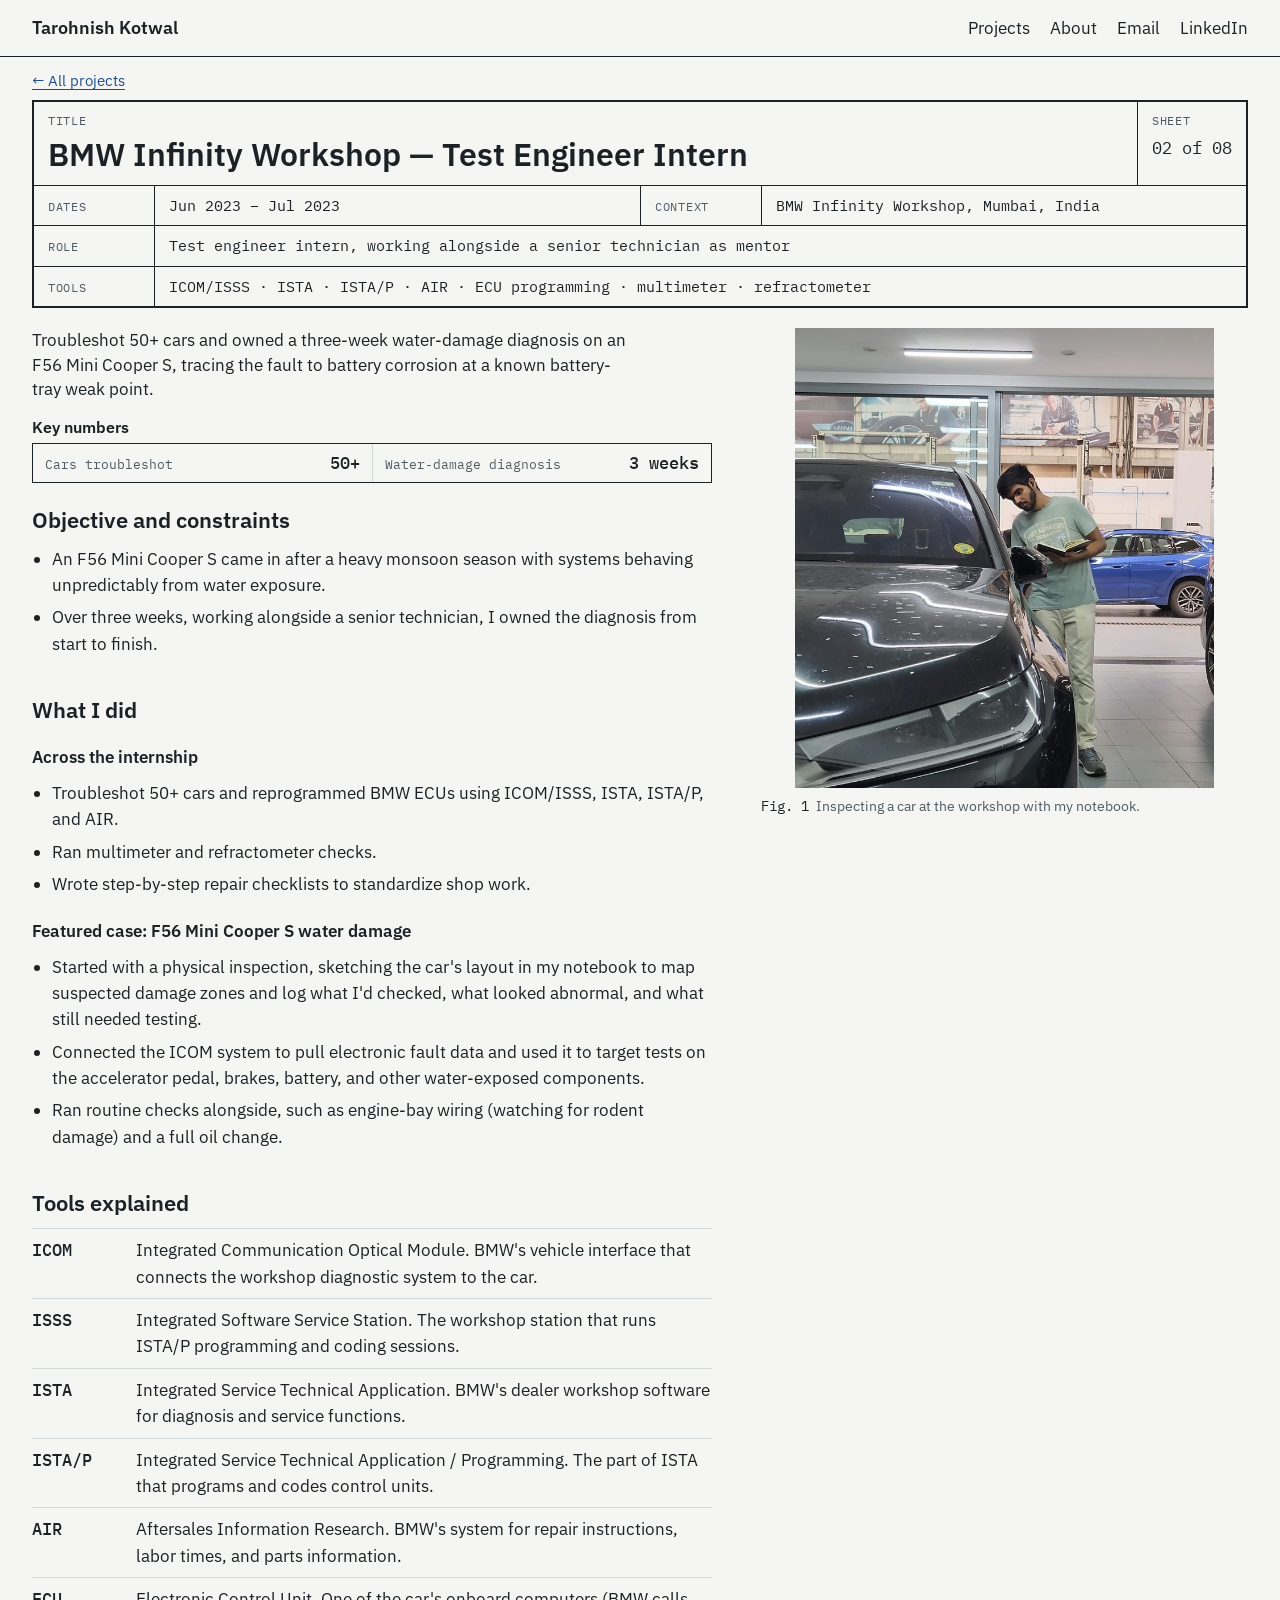
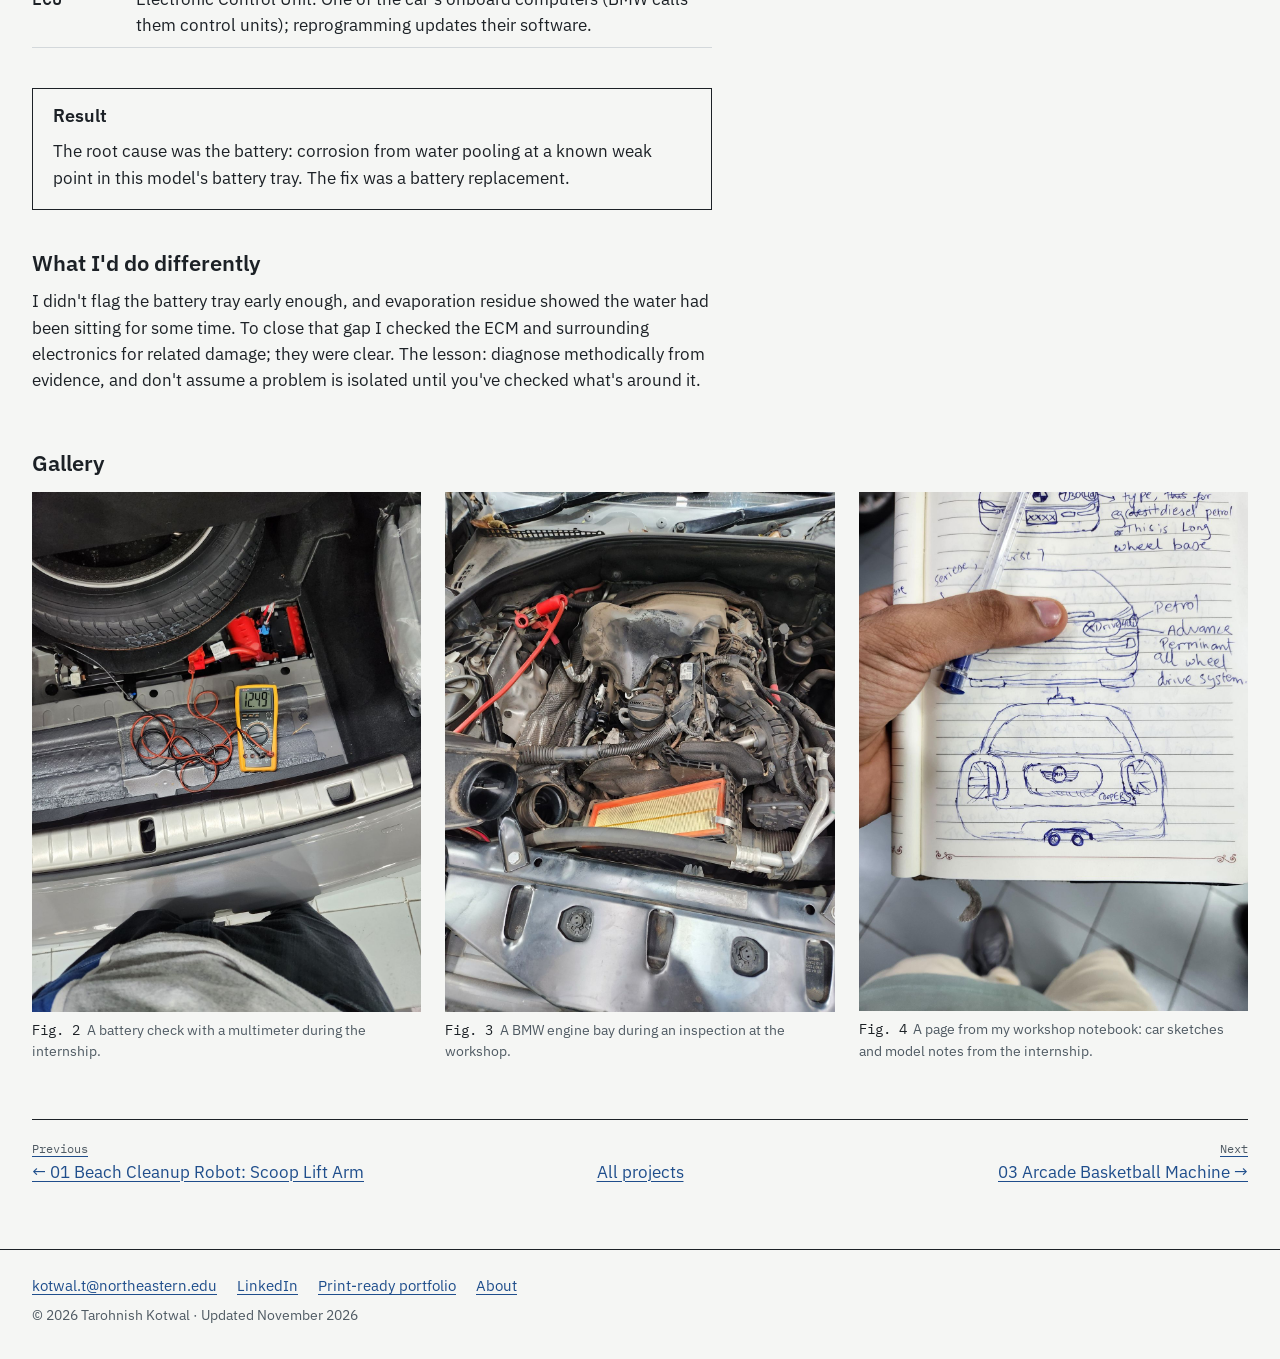
<file: projects/bmw-internship.html>
<!doctype html>
<html lang="en">
<head>
  <meta charset="utf-8">
  <meta name="viewport" content="width=device-width, initial-scale=1">
  <meta name="color-scheme" content="light">
  <title>BMW Infinity Workshop — Test Engineer Intern · Tarohnish Kotwal</title>
  <meta name="description" content="Troubleshot 50+ cars and owned a three-week water-damage diagnosis on an F56 Mini Cooper S, tracing the fault to battery corrosion at a known battery-tray weak point.">
  <link rel="canonical" href="https://tarohnish.github.io/projects/bmw-internship.html">
  <meta property="og:type" content="article">
  <meta property="og:title" content="BMW Infinity Workshop — Test Engineer Intern · Tarohnish Kotwal">
  <meta property="og:description" content="Troubleshot 50+ cars and owned a three-week water-damage diagnosis on an F56 Mini Cooper S, tracing the fault to battery corrosion at a known battery-tray weak point.">
  <meta property="og:url" content="https://tarohnish.github.io/projects/bmw-internship.html">
  <meta property="og:image" content="https://tarohnish.github.io/assets/images/bmw-internship/at-the-workshop.jpg">
  <meta property="og:image:alt" content="Tarohnish checking a notebook beside a car in the BMW workshop.">
  <link rel="icon" href="../assets/favicon.svg" type="image/svg+xml">
  <link rel="preconnect" href="https://fonts.googleapis.com">
  <link rel="preconnect" href="https://fonts.gstatic.com" crossorigin>
  <link rel="stylesheet" href="https://fonts.googleapis.com/css2?family=IBM+Plex+Mono:wght@400;500&family=IBM+Plex+Sans:wght@400;600&display=swap">
  <link rel="stylesheet" href="../css/style.css">
  <link rel="stylesheet" href="../css/print.css" media="print">
</head>
<body>
  <a class="skip-link" href="#main">Skip to content</a>

  <header class="site-header">
    <div class="wrap site-header__inner">
      <a class="site-name" href="../index.html">Tarohnish Kotwal</a>
      <nav aria-label="Main">
        <ul class="site-nav">
          <li><a href="../index.html#projects">Projects</a></li>
          <li><a href="../about.html">About</a></li>
          <li><a href="mailto:kotwal.t@northeastern.edu">Email</a></li>
          <li><a href="https://www.linkedin.com/in/tarohnishkotwal">LinkedIn</a></li>
        </ul>
      </nav>
    </div>
  </header>

  <main id="main" class="wrap">
    <p class="back"><a href="../index.html#projects"><span aria-hidden="true">←</span> All projects</a></p>

    <div class="title-block">
      <div class="tb-cell tb-title">
        <span class="tb-label" aria-hidden="true">Title</span>
        <h1>BMW Infinity Workshop — Test Engineer Intern</h1>
      </div>
      <div class="tb-cell tb-sheet">
        <span class="tb-label">Sheet</span>
        <span class="tb-value">02 of 08</span>
      </div>
      <dl class="tb-fields">
        <div class="tb-row">
          <dt>Dates</dt>
          <dd>Jun 2023 – Jul 2023</dd>
        </div>
        <div class="tb-row">
          <dt>Context</dt>
          <dd>BMW Infinity Workshop, Mumbai, India</dd>
        </div>
        <div class="tb-row">
          <dt>Role</dt>
          <dd>Test engineer intern, working alongside a senior technician as mentor</dd>
        </div>
        <div class="tb-row">
          <dt>Tools</dt>
          <dd>ICOM/ISSS · ISTA · ISTA/P · AIR · ECU programming · multimeter · refractometer</dd>
        </div>
      </dl>
    </div>

    <div class="project">
      <p class="summary">Troubleshot 50+ cars and owned a three-week water-damage diagnosis on an F56 Mini Cooper S, tracing the fault to battery corrosion at a known battery-tray weak point.</p>

      <section class="keynums" aria-labelledby="keynums-title">
        <h2 class="keynums__title" id="keynums-title">Key numbers</h2>
        <dl class="keynums__list">
          <div><dt>Cars troubleshot</dt><dd>50+</dd></div>
          <div><dt>Water-damage diagnosis</dt><dd>3 weeks</dd></div>
        </dl>
      </section>

      <div class="project__figs">
        <figure class="fig fig--hero">
          <a href="../assets/images/bmw-internship/at-the-workshop.jpg">
            <img src="../assets/images/bmw-internship/at-the-workshop.jpg" width="738" height="810" alt="Tarohnish reading a notebook beside a dark car in the BMW workshop, with other cars in the background.">
          </a>
          <figcaption><span class="fig__num">Fig. 1</span> Inspecting a car at the workshop with my notebook.</figcaption>
        </figure>
      </div>

      <div class="project__text prose">
        <h2>Objective and constraints</h2>
        <ul>
          <li>An F56 Mini Cooper S came in after a heavy monsoon season with systems behaving unpredictably from water exposure.</li>
          <li>Over three weeks, working alongside a senior technician, I owned the diagnosis from start to finish.</li>
        </ul>

        <h2>What I did</h2>
        <h3>Across the internship</h3>
        <ul>
          <li>Troubleshot 50+ cars and reprogrammed BMW ECUs using ICOM/ISSS, ISTA, ISTA/P, and AIR.</li>
          <li>Ran multimeter and refractometer checks.</li>
          <li>Wrote step-by-step repair checklists to standardize shop work.</li>
        </ul>

        <h3>Featured case: F56 Mini Cooper S water damage</h3>
        <ul>
          <li>Started with a physical inspection, sketching the car's layout in my notebook to map suspected damage zones and log what I'd checked, what looked abnormal, and what still needed testing.</li>
          <li>Connected the ICOM system to pull electronic fault data and used it to target tests on the accelerator pedal, brakes, battery, and other water-exposed components.</li>
          <li>Ran routine checks alongside, such as engine-bay wiring (watching for rodent damage) and a full oil change.</li>
        </ul>

        <h2>Tools explained</h2>
        <dl class="glossary">
          <div>
            <dt>ICOM</dt>
            <dd>Integrated Communication Optical Module. BMW's vehicle interface that connects the workshop diagnostic system to the car.</dd>
          </div>
          <div>
            <dt>ISSS</dt>
            <dd>Integrated Software Service Station. The workshop station that runs ISTA/P programming and coding sessions.</dd>
          </div>
          <div>
            <dt>ISTA</dt>
            <dd>Integrated Service Technical Application. BMW's dealer workshop software for diagnosis and service functions.</dd>
          </div>
          <div>
            <dt>ISTA/P</dt>
            <dd>Integrated Service Technical Application / Programming. The part of ISTA that programs and codes control units.</dd>
          </div>
          <div>
            <dt>AIR</dt>
            <dd>Aftersales Information Research. BMW's system for repair instructions, labor times, and parts information.</dd>
          </div>
          <div>
            <dt>ECU</dt>
            <dd>Electronic Control Unit. One of the car's onboard computers (BMW calls them control units); reprogramming updates their software.</dd>
          </div>
        </dl>

        <section class="outcome__box" aria-labelledby="result">
          <h2 id="result">Result</h2>
          <p>The root cause was the battery: corrosion from water pooling at a known weak point in this model's battery tray. The fix was a battery replacement.</p>
        </section>

        <h2>What I'd do differently</h2>
        <p>I didn't flag the battery tray early enough, and evaporation residue showed the water had been sitting for some time. To close that gap I checked the ECM and surrounding electronics for related damage; they were clear. The lesson: diagnose methodically from evidence, and don't assume a problem is isolated until you've checked what's around it.</p>
      </div>
    </div>

    <section class="section" aria-labelledby="gallery-title">
      <h2 class="section__title" id="gallery-title">Gallery</h2>
      <div class="gallery">
        <figure class="fig">
          <a href="../assets/images/bmw-internship/battery-multimeter-check.jpg">
            <img src="../assets/images/bmw-internship/battery-multimeter-check.jpg" width="1199" height="1600" loading="lazy" alt="A multimeter reading 12.49 V, wired to the battery under the trunk floor beside the spare wheel.">
          </a>
          <figcaption><span class="fig__num">Fig. 2</span> A battery check with a multimeter during the internship.</figcaption>
        </figure>
        <figure class="fig">
          <a href="../assets/images/bmw-internship/engine-bay.jpg">
            <img src="../assets/images/bmw-internship/engine-bay.jpg" width="1199" height="1600" loading="lazy" alt="An open BMW engine bay with the air-filter housing opened and wiring exposed.">
          </a>
          <figcaption><span class="fig__num">Fig. 3</span> A BMW engine bay during an inspection at the workshop.</figcaption>
        </figure>
        <figure class="fig">
          <a href="../assets/images/bmw-internship/workshop-notebook-page.jpg">
            <img src="../assets/images/bmw-internship/workshop-notebook-page.jpg" width="1200" height="1600" loading="lazy" alt="A hand holding an open notebook with ballpoint car sketches and notes on model details.">
          </a>
          <figcaption><span class="fig__num">Fig. 4</span> A page from my workshop notebook: car sketches and model notes from the internship.</figcaption>
        </figure>
      </div>
    </section>

    <nav class="pager" aria-label="Projects">
      <a class="pager__prev" href="beach-bot-lift-arm.html"><span class="pager__label">Previous</span><span aria-hidden="true">←</span> 01 Beach Cleanup Robot: Scoop Lift Arm</a>
      <a class="pager__all" href="../index.html#projects">All projects</a>
      <a class="pager__next" href="arcade-basketball.html"><span class="pager__label">Next</span>03 Arcade Basketball Machine <span aria-hidden="true">→</span></a>
    </nav>
  </main>

  <footer class="site-footer">
    <div class="wrap">
      <ul class="site-footer__links">
        <li><a href="mailto:kotwal.t@northeastern.edu">kotwal.t@northeastern.edu</a></li>
        <li><a href="https://www.linkedin.com/in/tarohnishkotwal">LinkedIn</a></li>
        <li><a href="../portfolio-print.html">Print-ready portfolio</a></li>
        <li><a href="../about.html">About</a></li>
      </ul>
      <p class="site-footer__note">© 2026 Tarohnish Kotwal · Updated November 2026</p>
    </div>
  </footer>
</body>
</html>
</file>
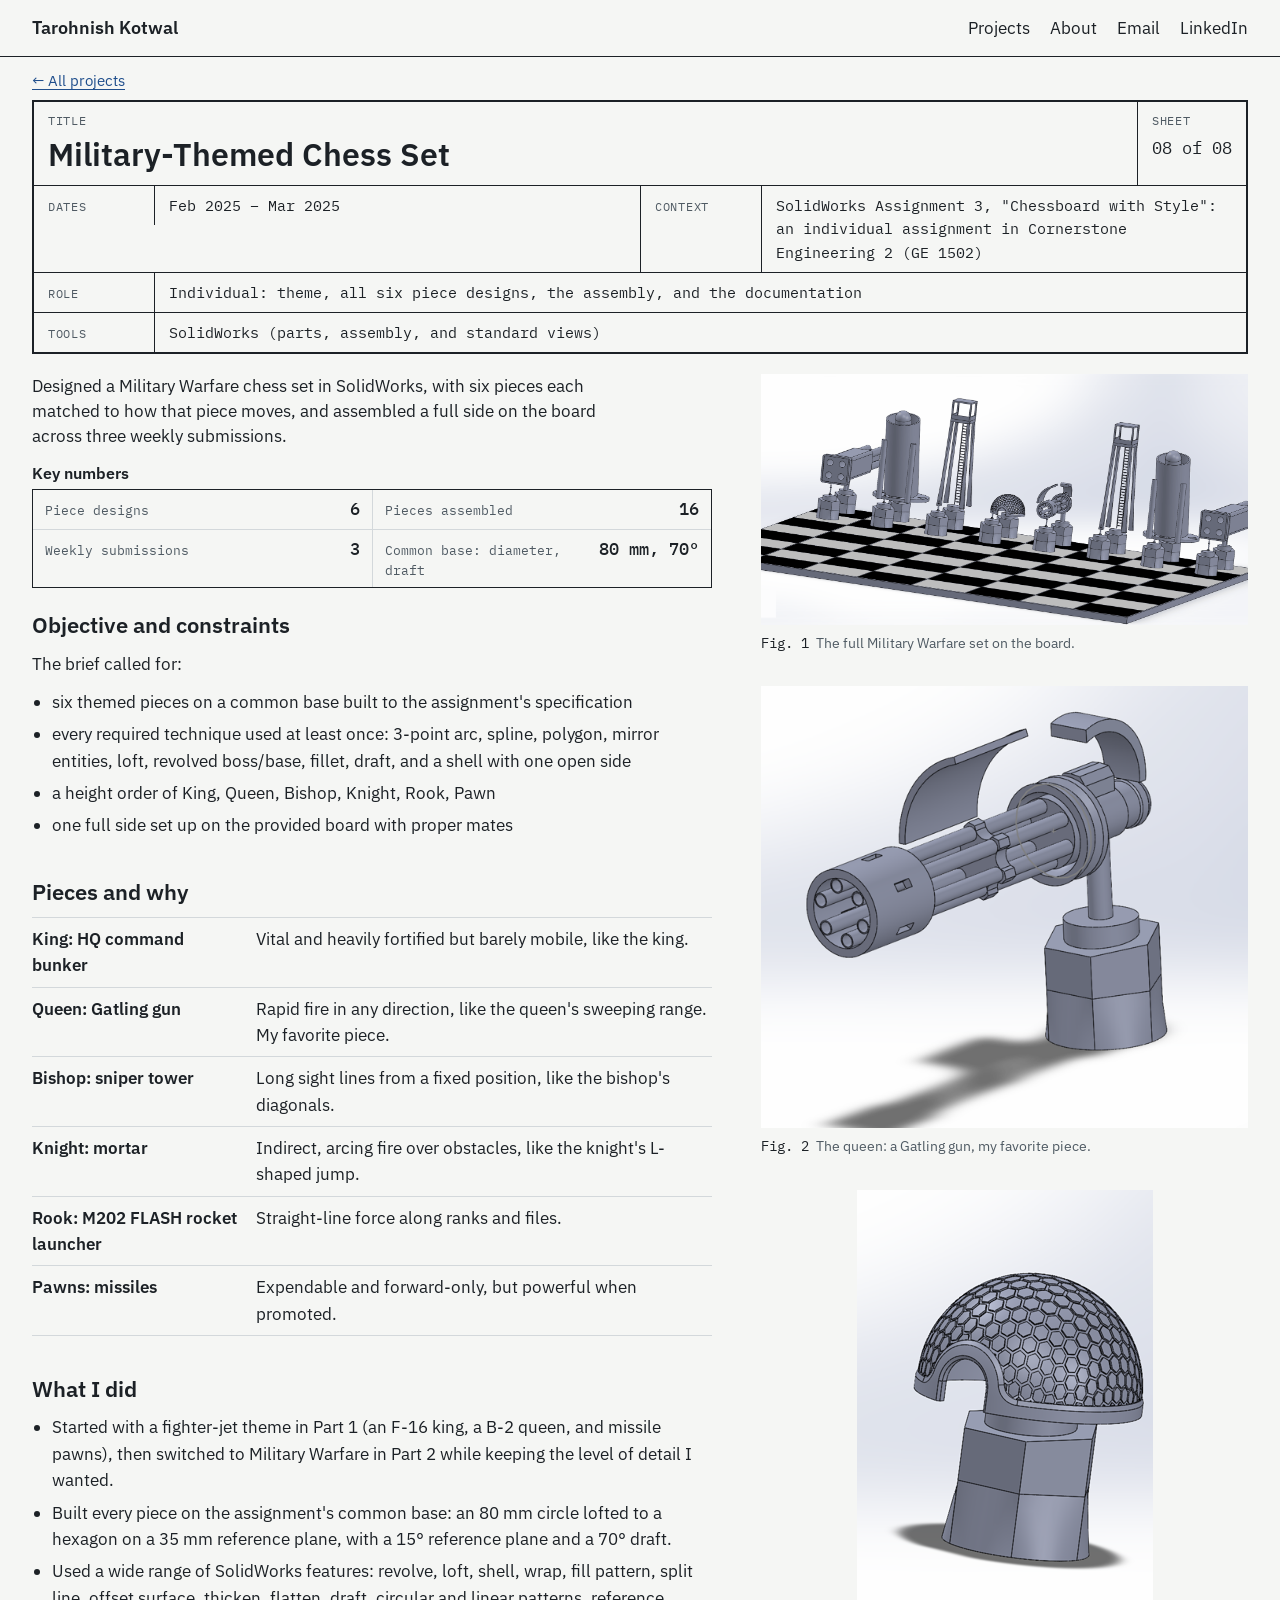
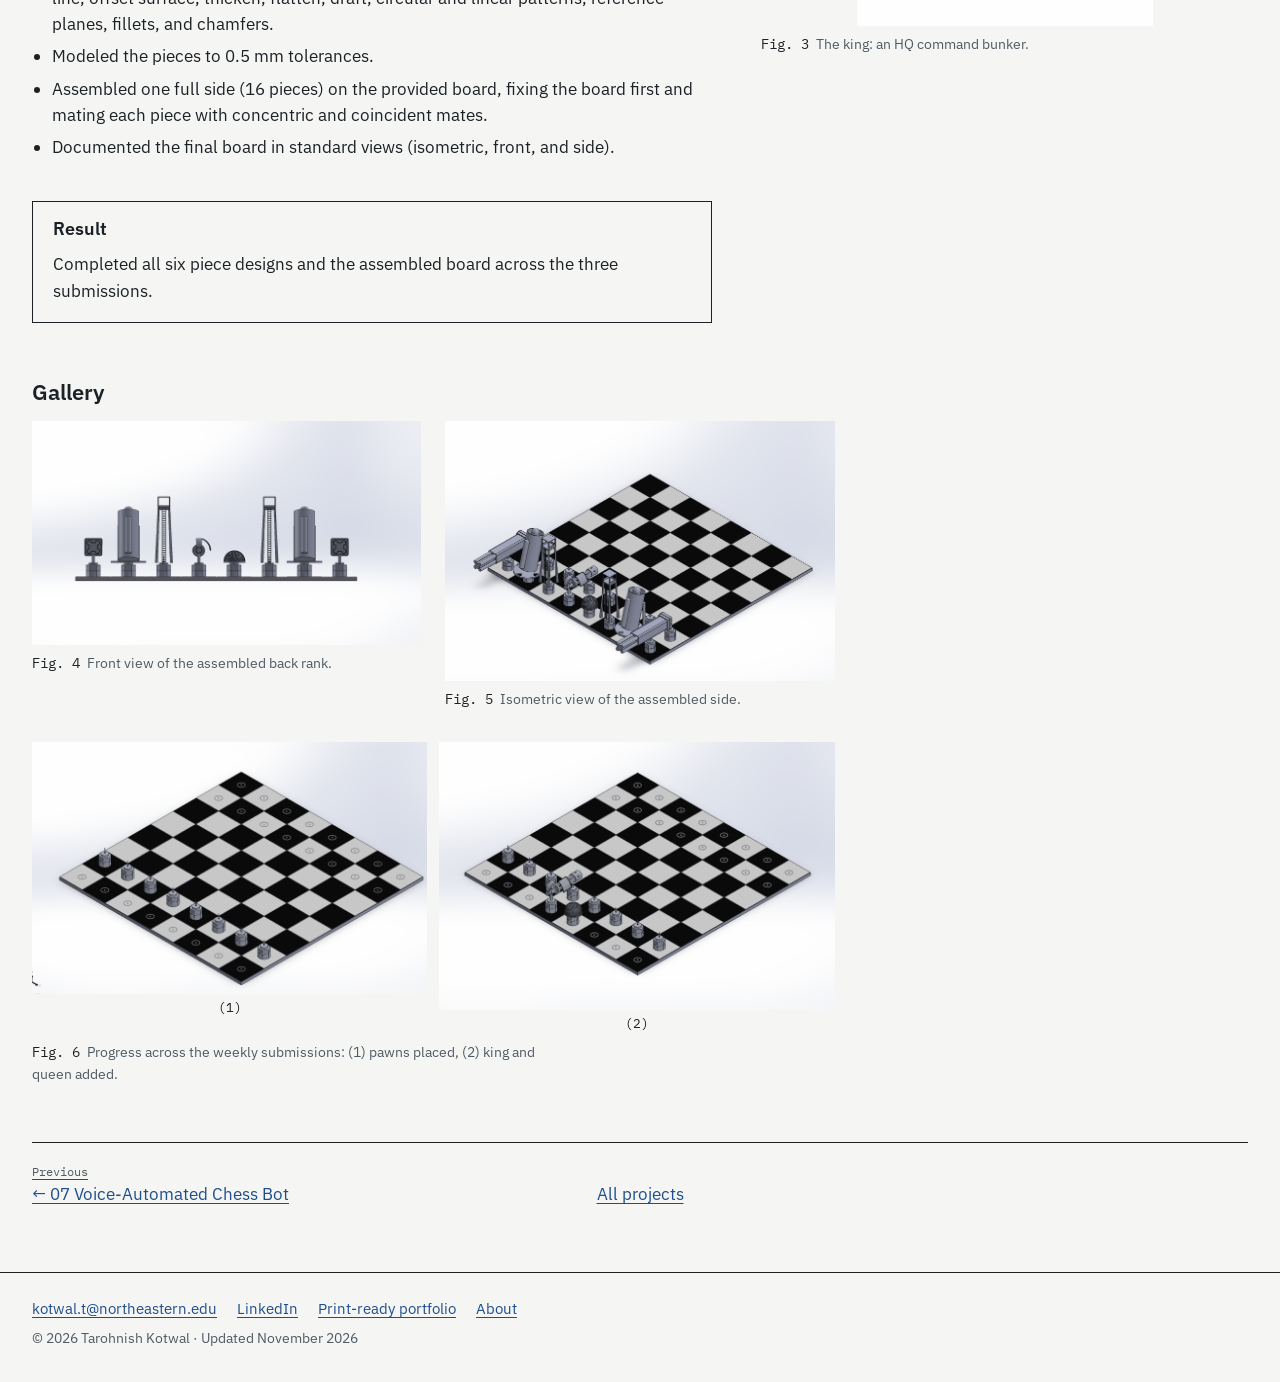
<file: projects/chess-set.html>
<!doctype html>
<html lang="en">
<head>
  <meta charset="utf-8">
  <meta name="viewport" content="width=device-width, initial-scale=1">
  <meta name="color-scheme" content="light">
  <title>Military-Themed Chess Set · Tarohnish Kotwal</title>
  <meta name="description" content="Designed a Military Warfare chess set in SolidWorks, with six pieces each matched to how that piece moves, and assembled a full side on the board across three weekly submissions.">
  <link rel="canonical" href="https://tarohnish.github.io/projects/chess-set.html">
  <meta property="og:type" content="article">
  <meta property="og:title" content="Military-Themed Chess Set · Tarohnish Kotwal">
  <meta property="og:description" content="Designed a Military Warfare chess set in SolidWorks, with six pieces each matched to how that piece moves, and assembled a full side on the board across three weekly submissions.">
  <meta property="og:url" content="https://tarohnish.github.io/projects/chess-set.html">
  <meta property="og:image" content="https://tarohnish.github.io/assets/images/chess-set/full-set-artistic-angle.png">
  <meta property="og:image:alt" content="SolidWorks render of the Military Warfare chess set on the board.">
  <link rel="icon" href="../assets/favicon.svg" type="image/svg+xml">
  <link rel="preconnect" href="https://fonts.googleapis.com">
  <link rel="preconnect" href="https://fonts.gstatic.com" crossorigin>
  <link rel="stylesheet" href="https://fonts.googleapis.com/css2?family=IBM+Plex+Mono:wght@400;500&family=IBM+Plex+Sans:wght@400;600&display=swap">
  <link rel="stylesheet" href="../css/style.css">
  <link rel="stylesheet" href="../css/print.css" media="print">
</head>
<body>
  <a class="skip-link" href="#main">Skip to content</a>

  <header class="site-header">
    <div class="wrap site-header__inner">
      <a class="site-name" href="../index.html">Tarohnish Kotwal</a>
      <nav aria-label="Main">
        <ul class="site-nav">
          <li><a href="../index.html#projects">Projects</a></li>
          <li><a href="../about.html">About</a></li>
          <li><a href="mailto:kotwal.t@northeastern.edu">Email</a></li>
          <li><a href="https://www.linkedin.com/in/tarohnishkotwal">LinkedIn</a></li>
        </ul>
      </nav>
    </div>
  </header>

  <main id="main" class="wrap">
    <p class="back"><a href="../index.html#projects"><span aria-hidden="true">←</span> All projects</a></p>

    <div class="title-block">
      <div class="tb-cell tb-title">
        <span class="tb-label" aria-hidden="true">Title</span>
        <h1>Military-Themed Chess Set</h1>
      </div>
      <div class="tb-cell tb-sheet">
        <span class="tb-label">Sheet</span>
        <span class="tb-value">08 of 08</span>
      </div>
      <dl class="tb-fields">
        <div class="tb-row">
          <dt>Dates</dt>
          <dd>Feb 2025 – Mar 2025</dd>
        </div>
        <div class="tb-row">
          <dt>Context</dt>
          <dd>SolidWorks Assignment 3, "Chessboard with Style": an individual assignment in Cornerstone Engineering 2 (GE 1502)</dd>
        </div>
        <div class="tb-row">
          <dt>Role</dt>
          <dd>Individual: theme, all six piece designs, the assembly, and the documentation</dd>
        </div>
        <div class="tb-row">
          <dt>Tools</dt>
          <dd>SolidWorks (parts, assembly, and standard views)</dd>
        </div>
      </dl>
    </div>

    <div class="project">
      <p class="summary">Designed a Military Warfare chess set in SolidWorks, with six pieces each matched to how that piece moves, and assembled a full side on the board across three weekly submissions.</p>

      <section class="keynums" aria-labelledby="keynums-title">
        <h2 class="keynums__title" id="keynums-title">Key numbers</h2>
        <dl class="keynums__list">
          <div><dt>Piece designs</dt><dd>6</dd></div>
          <div><dt>Pieces assembled</dt><dd>16</dd></div>
          <div><dt>Weekly submissions</dt><dd>3</dd></div>
          <div><dt>Common base: diameter, draft</dt><dd>80 mm, 70°</dd></div>
        </dl>
      </section>

      <div class="project__figs">
        <figure class="fig fig--hero">
          <a href="../assets/images/chess-set/full-set-artistic-angle.png">
            <img src="../assets/images/chess-set/full-set-artistic-angle.png" width="1600" height="823" alt="SolidWorks render of the Military Warfare chess set on the board: rocket-launcher rooks, mortar knights, sniper-tower bishops, the Gatling-gun queen and the bunker king, with missile pawns on hexagonal bases.">
          </a>
          <figcaption><span class="fig__num">Fig. 1</span> The full Military Warfare set on the board.</figcaption>
        </figure>
        <figure class="fig fig--col">
          <a href="../assets/images/chess-set/piece-render-barrel.png">
            <img src="../assets/images/chess-set/piece-render-barrel.png" width="619" height="562" loading="lazy" alt="The queen: a multi-barrel Gatling gun on an arm above a hexagonal base.">
          </a>
          <figcaption><span class="fig__num">Fig. 2</span> The queen: a Gatling gun, my favorite piece.</figcaption>
        </figure>
        <figure class="fig fig--col">
          <a href="../assets/images/chess-set/piece-render-dome.png">
            <img src="../assets/images/chess-set/piece-render-dome.png" width="296" height="436" loading="lazy" alt="The king: a hexagon-patterned bunker dome with an arched entrance on a hexagonal base.">
          </a>
          <figcaption><span class="fig__num">Fig. 3</span> The king: an HQ command bunker.</figcaption>
        </figure>
      </div>

      <div class="project__text prose">
        <h2>Objective and constraints</h2>
        <p>The brief called for:</p>
        <ul>
          <li>six themed pieces on a common base built to the assignment's specification</li>
          <li>every required technique used at least once: 3-point arc, spline, polygon, mirror entities, loft, revolved boss/base, fillet, draft, and a shell with one open side</li>
          <li>a height order of King, Queen, Bishop, Knight, Rook, Pawn</li>
          <li>one full side set up on the provided board with proper mates</li>
        </ul>

        <h2>Pieces and why</h2>
        <dl class="glossary glossary--wide">
          <div>
            <dt>King: HQ command bunker</dt>
            <dd>Vital and heavily fortified but barely mobile, like the king.</dd>
          </div>
          <div>
            <dt>Queen: Gatling gun</dt>
            <dd>Rapid fire in any direction, like the queen's sweeping range. My favorite piece.</dd>
          </div>
          <div>
            <dt>Bishop: sniper tower</dt>
            <dd>Long sight lines from a fixed position, like the bishop's diagonals.</dd>
          </div>
          <div>
            <dt>Knight: mortar</dt>
            <dd>Indirect, arcing fire over obstacles, like the knight's L-shaped jump.</dd>
          </div>
          <div>
            <dt>Rook: M202 FLASH rocket launcher</dt>
            <dd>Straight-line force along ranks and files.</dd>
          </div>
          <div>
            <dt>Pawns: missiles</dt>
            <dd>Expendable and forward-only, but powerful when promoted.</dd>
          </div>
        </dl>

        <h2>What I did</h2>
        <ul>
          <li>Started with a fighter-jet theme in Part 1 (an F-16 king, a B-2 queen, and missile pawns), then switched to Military Warfare in Part 2 while keeping the level of detail I wanted.</li>
          <li>Built every piece on the assignment's common base: an 80 mm circle lofted to a hexagon on a 35 mm reference plane, with a 15° reference plane and a 70° draft.</li>
          <li>Used a wide range of SolidWorks features: revolve, loft, shell, wrap, fill pattern, split line, offset surface, thicken, flatten, draft, circular and linear patterns, reference planes, fillets, and chamfers.</li>
          <li>Modeled the pieces to 0.5 mm tolerances.</li>
          <li>Assembled one full side (16 pieces) on the provided board, fixing the board first and mating each piece with concentric and coincident mates.</li>
          <li>Documented the final board in standard views (isometric, front, and side).</li>
        </ul>

        <section class="outcome__box" aria-labelledby="result">
          <h2 id="result">Result</h2>
          <p>Completed all six piece designs and the assembled board across the three submissions.</p>
        </section>
      </div>
    </div>

    <section class="section" aria-labelledby="gallery-title">
      <h2 class="section__title" id="gallery-title">Gallery</h2>
      <div class="gallery">
        <figure class="fig">
          <a href="../assets/images/chess-set/pieces-front-view.png">
            <img src="../assets/images/chess-set/pieces-front-view.png" width="1600" height="921" loading="lazy" alt="Front view of the eight back-rank pieces on their hexagonal bases: rocket launcher, mortar, sniper tower, Gatling gun, bunker, sniper tower, mortar, rocket launcher.">
          </a>
          <figcaption><span class="fig__num">Fig. 4</span> Front view of the assembled back rank.</figcaption>
        </figure>
        <figure class="fig">
          <a href="../assets/images/chess-set/full-set-isometric.png">
            <img src="../assets/images/chess-set/full-set-isometric.png" width="1600" height="1066" loading="lazy" alt="Isometric SolidWorks view of one full side assembled on the checkered board.">
          </a>
          <figcaption><span class="fig__num">Fig. 5</span> Isometric view of the assembled side.</figcaption>
        </figure>
        <figure class="fig fig--pair">
          <div class="pair">
            <div>
              <a href="../assets/images/chess-set/progress-1-pawns.png"><img src="../assets/images/chess-set/progress-1-pawns.png" width="1600" height="1020" loading="lazy" alt="(1) The board with eight missile pawns placed along one rank."></a>
              <span class="pair__label" aria-hidden="true">(1)</span>
            </div>
            <div>
              <a href="../assets/images/chess-set/progress-2-king-queen.png"><img src="../assets/images/chess-set/progress-2-king-queen.png" width="1600" height="1084" loading="lazy" alt="(2) The same board with the Gatling-gun queen and the bunker king added behind the pawns."></a>
              <span class="pair__label" aria-hidden="true">(2)</span>
            </div>
          </div>
          <figcaption><span class="fig__num">Fig. 6</span> Progress across the weekly submissions: (1) pawns placed, (2) king and queen added.</figcaption>
        </figure>
      </div>
    </section>

    <nav class="pager" aria-label="Projects">
      <a class="pager__prev" href="voice-chess-bot.html"><span class="pager__label">Previous</span><span aria-hidden="true">←</span> 07 Voice-Automated Chess Bot</a>
      <a class="pager__all" href="../index.html#projects">All projects</a>
      <span class="pager__next"></span>
    </nav>
  </main>

  <footer class="site-footer">
    <div class="wrap">
      <ul class="site-footer__links">
        <li><a href="mailto:kotwal.t@northeastern.edu">kotwal.t@northeastern.edu</a></li>
        <li><a href="https://www.linkedin.com/in/tarohnishkotwal">LinkedIn</a></li>
        <li><a href="../portfolio-print.html">Print-ready portfolio</a></li>
        <li><a href="../about.html">About</a></li>
      </ul>
      <p class="site-footer__note">© 2026 Tarohnish Kotwal · Updated November 2026</p>
    </div>
  </footer>
</body>
</html>
</file>
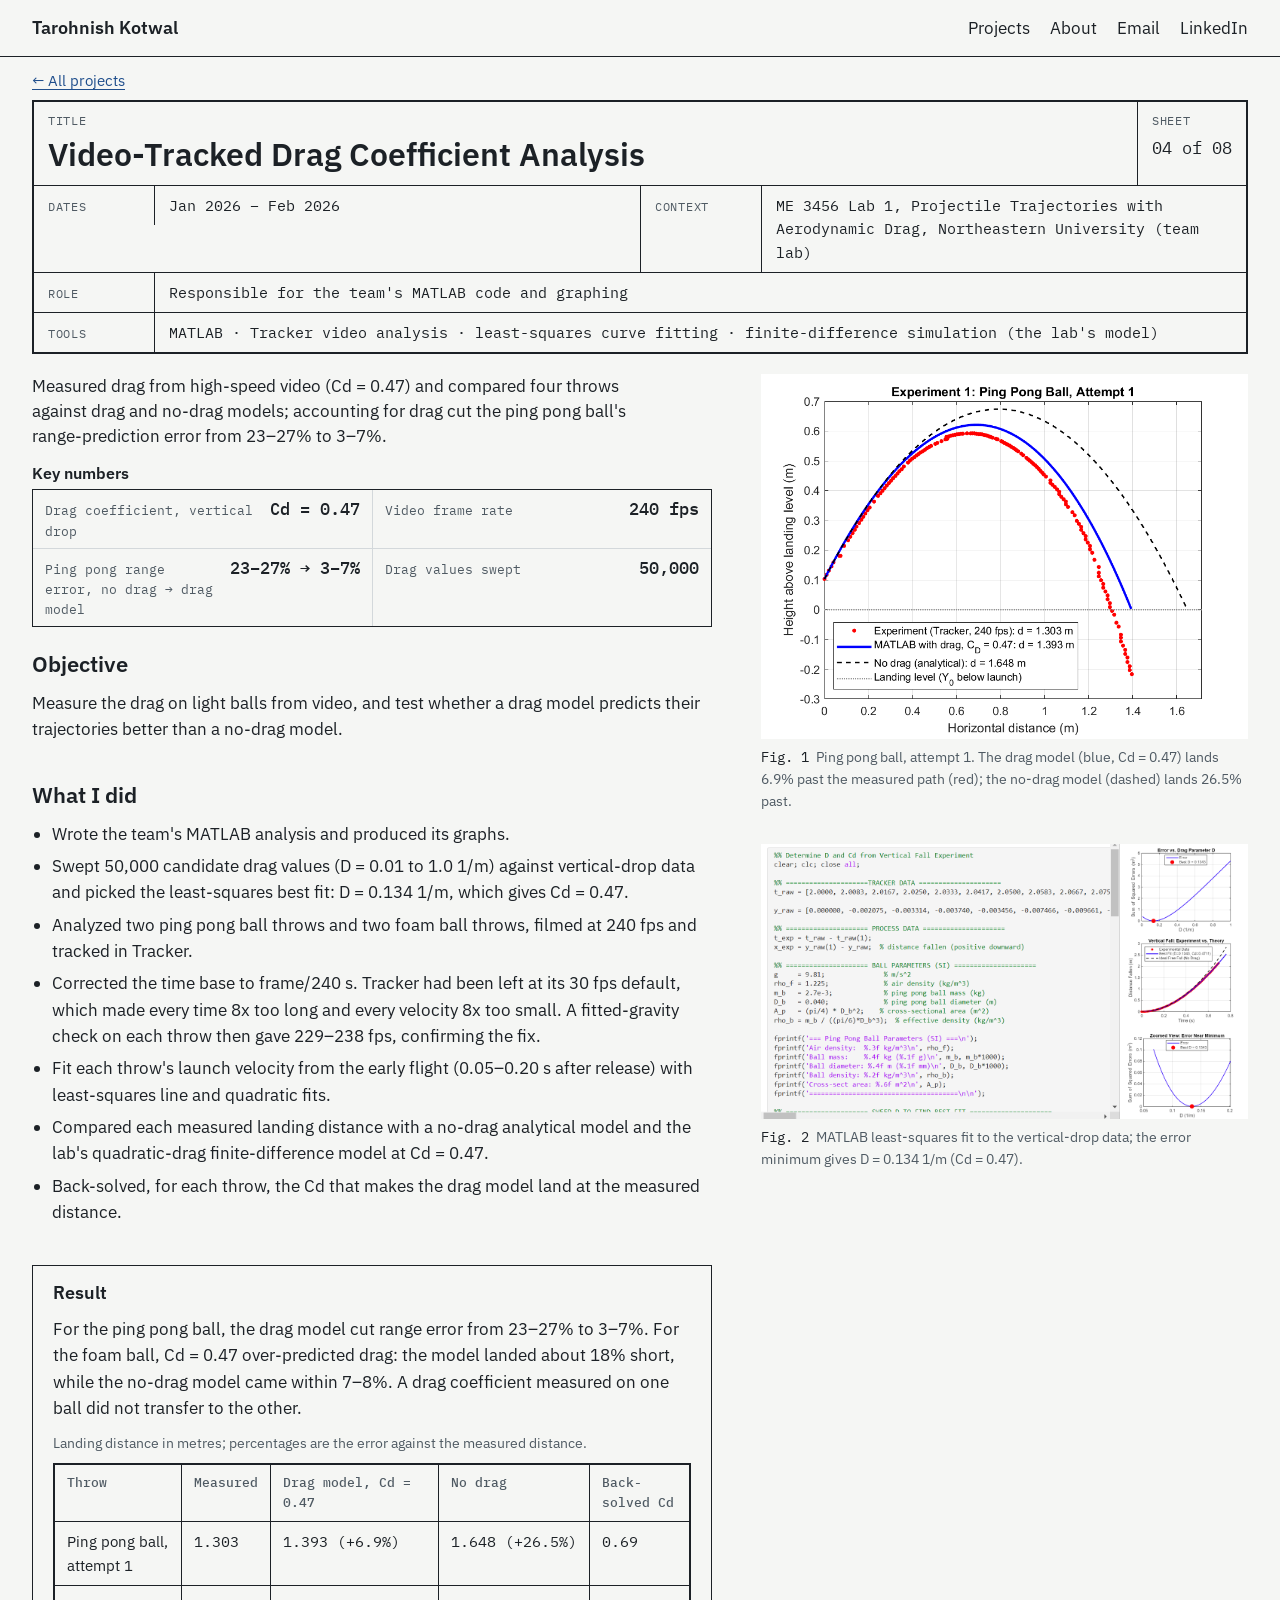
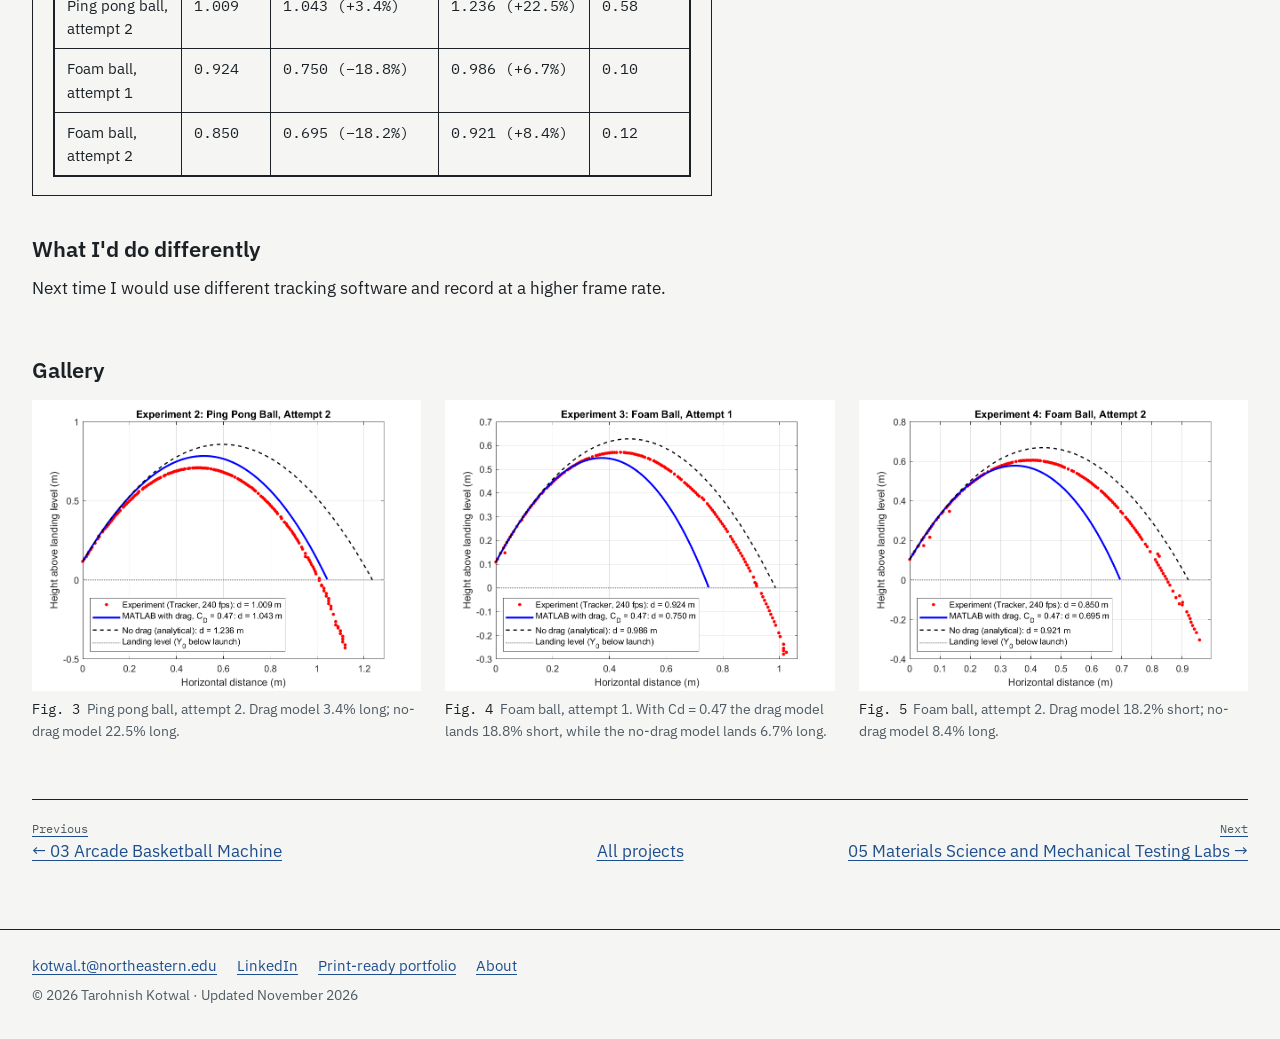
<file: projects/drag-coefficient.html>
<!doctype html>
<html lang="en">
<head>
  <meta charset="utf-8">
  <meta name="viewport" content="width=device-width, initial-scale=1">
  <meta name="color-scheme" content="light">
  <title>Video-Tracked Drag Coefficient Analysis · Tarohnish Kotwal</title>
  <meta name="description" content="Measured drag from high-speed video (Cd = 0.47) and compared four throws against drag and no-drag models; accounting for drag cut the ping pong ball's range-prediction error from 23–27% to 3–7%.">
  <link rel="canonical" href="https://tarohnish.github.io/projects/drag-coefficient.html">
  <meta property="og:type" content="article">
  <meta property="og:title" content="Video-Tracked Drag Coefficient Analysis · Tarohnish Kotwal">
  <meta property="og:description" content="Measured drag from high-speed video (Cd = 0.47) and compared four throws against drag and no-drag models; accounting for drag cut the ping pong ball's range-prediction error from 23–27% to 3–7%.">
  <meta property="og:url" content="https://tarohnish.github.io/projects/drag-coefficient.html">
  <meta property="og:image" content="https://tarohnish.github.io/assets/images/drag-coefficient/exp1-ping-pong-trajectory.png">
  <meta property="og:image:alt" content="Trajectory plot for a ping pong ball throw comparing the measured path with drag and no-drag models.">
  <link rel="icon" href="../assets/favicon.svg" type="image/svg+xml">
  <link rel="preconnect" href="https://fonts.googleapis.com">
  <link rel="preconnect" href="https://fonts.gstatic.com" crossorigin>
  <link rel="stylesheet" href="https://fonts.googleapis.com/css2?family=IBM+Plex+Mono:wght@400;500&family=IBM+Plex+Sans:wght@400;600&display=swap">
  <link rel="stylesheet" href="../css/style.css">
  <link rel="stylesheet" href="../css/print.css" media="print">
</head>
<body>
  <a class="skip-link" href="#main">Skip to content</a>

  <header class="site-header">
    <div class="wrap site-header__inner">
      <a class="site-name" href="../index.html">Tarohnish Kotwal</a>
      <nav aria-label="Main">
        <ul class="site-nav">
          <li><a href="../index.html#projects">Projects</a></li>
          <li><a href="../about.html">About</a></li>
          <li><a href="mailto:kotwal.t@northeastern.edu">Email</a></li>
          <li><a href="https://www.linkedin.com/in/tarohnishkotwal">LinkedIn</a></li>
        </ul>
      </nav>
    </div>
  </header>

  <main id="main" class="wrap">
    <p class="back"><a href="../index.html#projects"><span aria-hidden="true">←</span> All projects</a></p>

    <div class="title-block">
      <div class="tb-cell tb-title">
        <span class="tb-label" aria-hidden="true">Title</span>
        <h1>Video-Tracked Drag Coefficient Analysis</h1>
      </div>
      <div class="tb-cell tb-sheet">
        <span class="tb-label">Sheet</span>
        <span class="tb-value">04 of 08</span>
      </div>
      <dl class="tb-fields">
        <div class="tb-row">
          <dt>Dates</dt>
          <dd>Jan 2026 – Feb 2026</dd>
        </div>
        <div class="tb-row">
          <dt>Context</dt>
          <dd>ME 3456 Lab 1, Projectile Trajectories with Aerodynamic Drag, Northeastern University (team lab)</dd>
        </div>
        <div class="tb-row">
          <dt>Role</dt>
          <dd>Responsible for the team's MATLAB code and graphing</dd>
        </div>
        <div class="tb-row">
          <dt>Tools</dt>
          <dd>MATLAB · Tracker video analysis · least-squares curve fitting · finite-difference simulation (the lab's model)</dd>
        </div>
      </dl>
    </div>

    <div class="project">
      <p class="summary">Measured drag from high-speed video (Cd = 0.47) and compared four throws against drag and no-drag models; accounting for drag cut the ping pong ball's range-prediction error from 23–27% to 3–7%.</p>

      <section class="keynums" aria-labelledby="keynums-title">
        <h2 class="keynums__title" id="keynums-title">Key numbers</h2>
        <dl class="keynums__list">
          <div><dt>Drag coefficient, vertical drop</dt><dd>Cd = 0.47</dd></div>
          <div><dt>Video frame rate</dt><dd>240 fps</dd></div>
          <div><dt>Ping pong range error, no drag → drag model</dt><dd>23–27% → 3–7%</dd></div>
          <div><dt>Drag values swept</dt><dd>50,000</dd></div>
        </dl>
      </section>

      <div class="project__figs">
        <figure class="fig fig--hero">
          <a href="../assets/images/drag-coefficient/exp1-ping-pong-trajectory.png">
            <img src="../assets/images/drag-coefficient/exp1-ping-pong-trajectory.png" width="875" height="656" alt="Trajectory plot for ping pong ball attempt 1: the measured path (red dots) lands at 1.303 m, the drag model (blue) at 1.393 m, and the no-drag model (dashed) at 1.648 m.">
          </a>
          <figcaption><span class="fig__num">Fig. 1</span> Ping pong ball, attempt 1. The drag model (blue, Cd = 0.47) lands 6.9% past the measured path (red); the no-drag model (dashed) lands 26.5% past.</figcaption>
        </figure>
        <figure class="fig fig--col">
          <a href="../assets/images/drag-coefficient/matlab-code-and-plots.png">
            <img src="../assets/images/drag-coefficient/matlab-code-and-plots.png" width="1292" height="730" loading="lazy" alt="The MATLAB script beside three plots: error against drag parameter D with its minimum at 0.1343, the vertical-fall fit against the no-drag curve, and a zoomed view of the error minimum.">
          </a>
          <figcaption><span class="fig__num">Fig. 2</span> MATLAB least-squares fit to the vertical-drop data; the error minimum gives D = 0.134 1/m (Cd = 0.47).</figcaption>
        </figure>
      </div>

      <div class="project__text prose">
        <h2>Objective</h2>
        <p>Measure the drag on light balls from video, and test whether a drag model predicts their trajectories better than a no-drag model.</p>

        <h2>What I did</h2>
        <ul>
          <li>Wrote the team's MATLAB analysis and produced its graphs.</li>
          <li>Swept 50,000 candidate drag values (D = 0.01 to 1.0 1/m) against vertical-drop data and picked the least-squares best fit: D = 0.134 1/m, which gives Cd = 0.47.</li>
          <li>Analyzed two ping pong ball throws and two foam ball throws, filmed at 240 fps and tracked in Tracker.</li>
          <li>Corrected the time base to frame/240 s. Tracker had been left at its 30 fps default, which made every time 8x too long and every velocity 8x too small. A fitted-gravity check on each throw then gave 229–238 fps, confirming the fix.</li>
          <li>Fit each throw's launch velocity from the early flight (0.05–0.20 s after release) with least-squares line and quadratic fits.</li>
          <li>Compared each measured landing distance with a no-drag analytical model and the lab's quadratic-drag finite-difference model at Cd = 0.47.</li>
          <li>Back-solved, for each throw, the Cd that makes the drag model land at the measured distance.</li>
        </ul>

        <section class="outcome__box" aria-labelledby="result">
          <h2 id="result">Result</h2>
          <p>For the ping pong ball, the drag model cut range error from 23–27% to 3–7%. For the foam ball, Cd = 0.47 over-predicted drag: the model landed about 18% short, while the no-drag model came within 7–8%. A drag coefficient measured on one ball did not transfer to the other.</p>
          <div class="table-scroll" role="region" aria-labelledby="results-caption" tabindex="0">
            <table class="data-table">
              <caption id="results-caption">Landing distance in metres; percentages are the error against the measured distance.</caption>
              <thead>
                <tr>
                  <th scope="col">Throw</th>
                  <th scope="col">Measured</th>
                  <th scope="col">Drag model, Cd = 0.47</th>
                  <th scope="col">No drag</th>
                  <th scope="col">Back-solved Cd</th>
                </tr>
              </thead>
              <tbody>
                <tr>
                  <th scope="row">Ping pong ball, attempt 1</th>
                  <td>1.303</td>
                  <td>1.393 (+6.9%)</td>
                  <td>1.648 (+26.5%)</td>
                  <td>0.69</td>
                </tr>
                <tr>
                  <th scope="row">Ping pong ball, attempt 2</th>
                  <td>1.009</td>
                  <td>1.043 (+3.4%)</td>
                  <td>1.236 (+22.5%)</td>
                  <td>0.58</td>
                </tr>
                <tr>
                  <th scope="row">Foam ball, attempt 1</th>
                  <td>0.924</td>
                  <td>0.750 (−18.8%)</td>
                  <td>0.986 (+6.7%)</td>
                  <td>0.10</td>
                </tr>
                <tr>
                  <th scope="row">Foam ball, attempt 2</th>
                  <td>0.850</td>
                  <td>0.695 (−18.2%)</td>
                  <td>0.921 (+8.4%)</td>
                  <td>0.12</td>
                </tr>
              </tbody>
            </table>
          </div>
        </section>

        <h2>What I'd do differently</h2>
        <p>Next time I would use different tracking software and record at a higher frame rate.</p>
      </div>
    </div>

    <section class="section" aria-labelledby="gallery-title">
      <h2 class="section__title" id="gallery-title">Gallery</h2>
      <div class="gallery">
        <figure class="fig">
          <a href="../assets/images/drag-coefficient/exp2-ping-pong-trajectory.png">
            <img src="../assets/images/drag-coefficient/exp2-ping-pong-trajectory.png" width="875" height="656" loading="lazy" alt="Trajectory plot for ping pong ball attempt 2: the measured path lands at 1.009 m, the drag model at 1.043 m, and the no-drag model at 1.236 m.">
          </a>
          <figcaption><span class="fig__num">Fig. 3</span> Ping pong ball, attempt 2. Drag model 3.4% long; no-drag model 22.5% long.</figcaption>
        </figure>
        <figure class="fig">
          <a href="../assets/images/drag-coefficient/exp3-foam-trajectory.png">
            <img src="../assets/images/drag-coefficient/exp3-foam-trajectory.png" width="875" height="656" loading="lazy" alt="Trajectory plot for foam ball attempt 1: the measured path lands at 0.924 m, the drag model at 0.750 m, and the no-drag model at 0.986 m.">
          </a>
          <figcaption><span class="fig__num">Fig. 4</span> Foam ball, attempt 1. With Cd = 0.47 the drag model lands 18.8% short, while the no-drag model lands 6.7% long.</figcaption>
        </figure>
        <figure class="fig">
          <a href="../assets/images/drag-coefficient/exp4-foam-trajectory.png">
            <img src="../assets/images/drag-coefficient/exp4-foam-trajectory.png" width="875" height="656" loading="lazy" alt="Trajectory plot for foam ball attempt 2: the measured path lands at 0.850 m, the drag model at 0.695 m, and the no-drag model at 0.921 m.">
          </a>
          <figcaption><span class="fig__num">Fig. 5</span> Foam ball, attempt 2. Drag model 18.2% short; no-drag model 8.4% long.</figcaption>
        </figure>
      </div>
    </section>

    <nav class="pager" aria-label="Projects">
      <a class="pager__prev" href="arcade-basketball.html"><span class="pager__label">Previous</span><span aria-hidden="true">←</span> 03 Arcade Basketball Machine</a>
      <a class="pager__all" href="../index.html#projects">All projects</a>
      <a class="pager__next" href="materials-testing.html"><span class="pager__label">Next</span>05 Materials Science and Mechanical Testing Labs <span aria-hidden="true">→</span></a>
    </nav>
  </main>

  <footer class="site-footer">
    <div class="wrap">
      <ul class="site-footer__links">
        <li><a href="mailto:kotwal.t@northeastern.edu">kotwal.t@northeastern.edu</a></li>
        <li><a href="https://www.linkedin.com/in/tarohnishkotwal">LinkedIn</a></li>
        <li><a href="../portfolio-print.html">Print-ready portfolio</a></li>
        <li><a href="../about.html">About</a></li>
      </ul>
      <p class="site-footer__note">© 2026 Tarohnish Kotwal · Updated November 2026</p>
    </div>
  </footer>
</body>
</html>
</file>
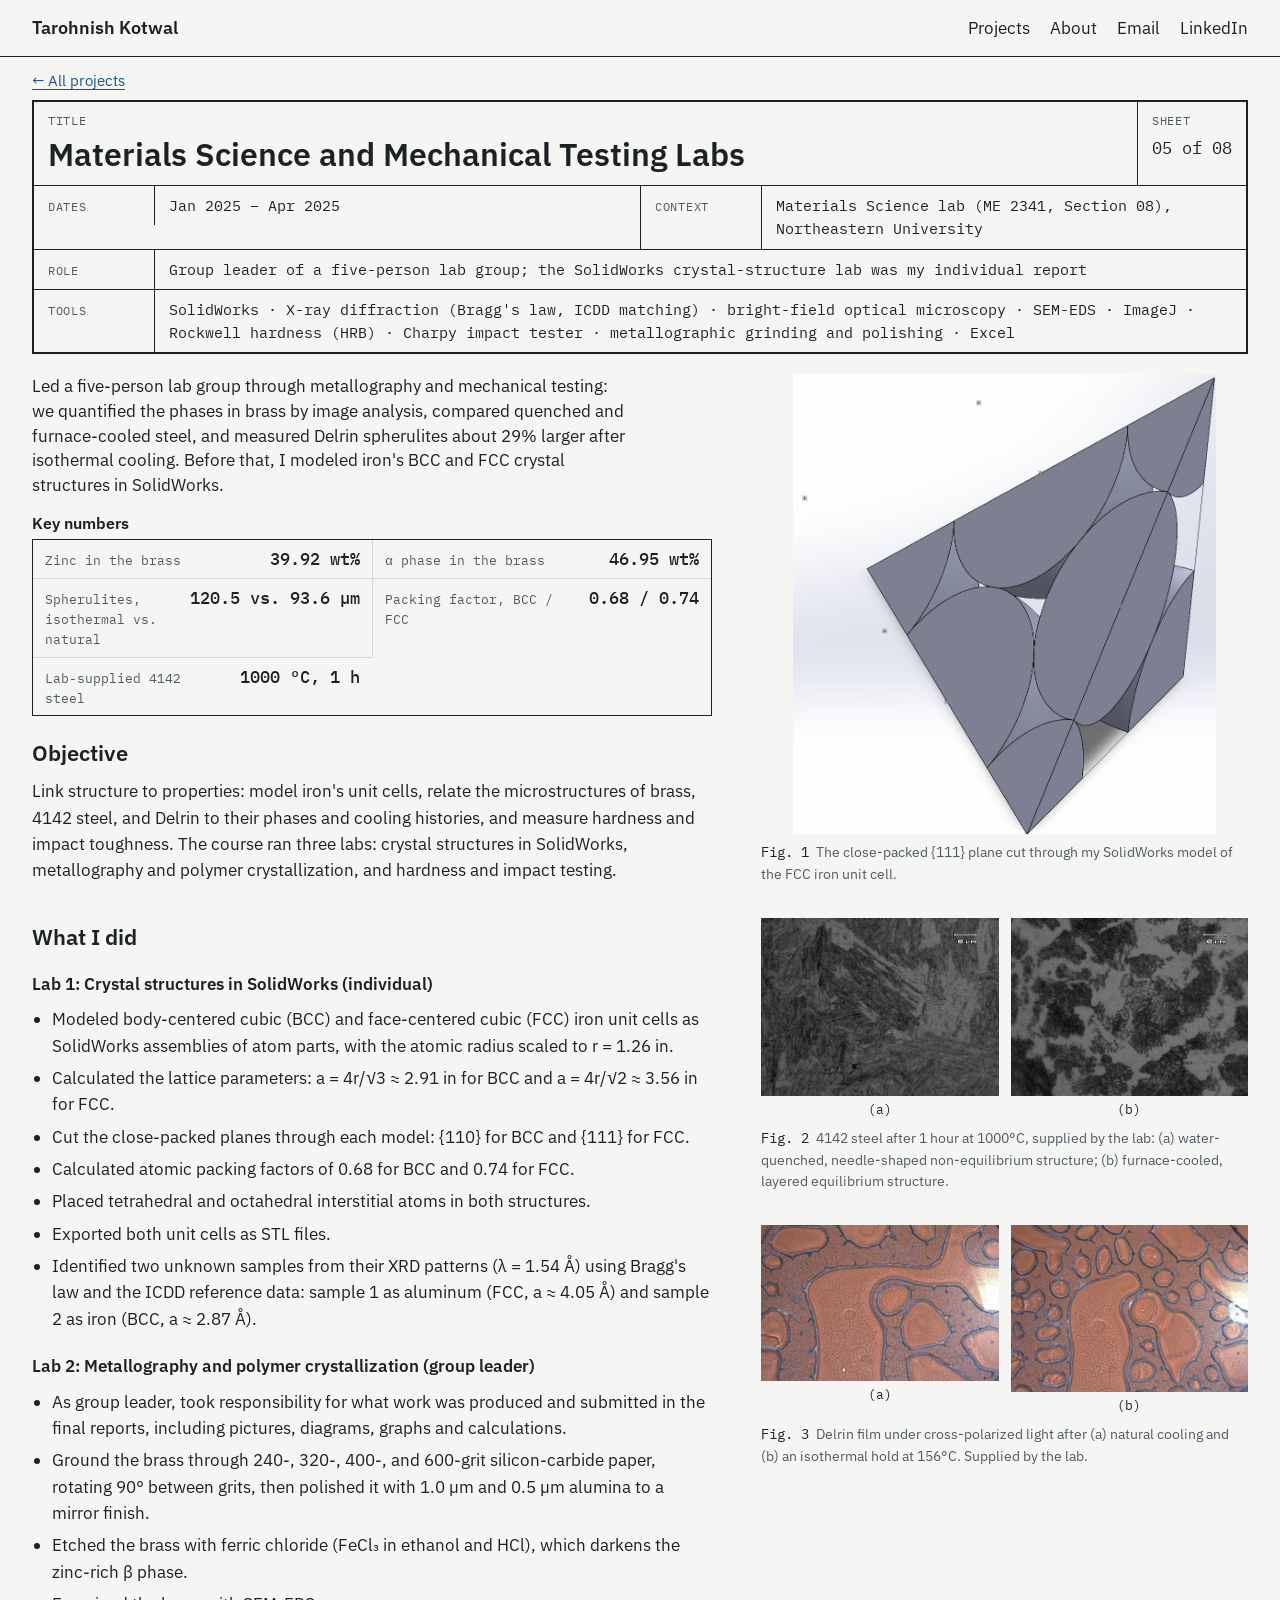
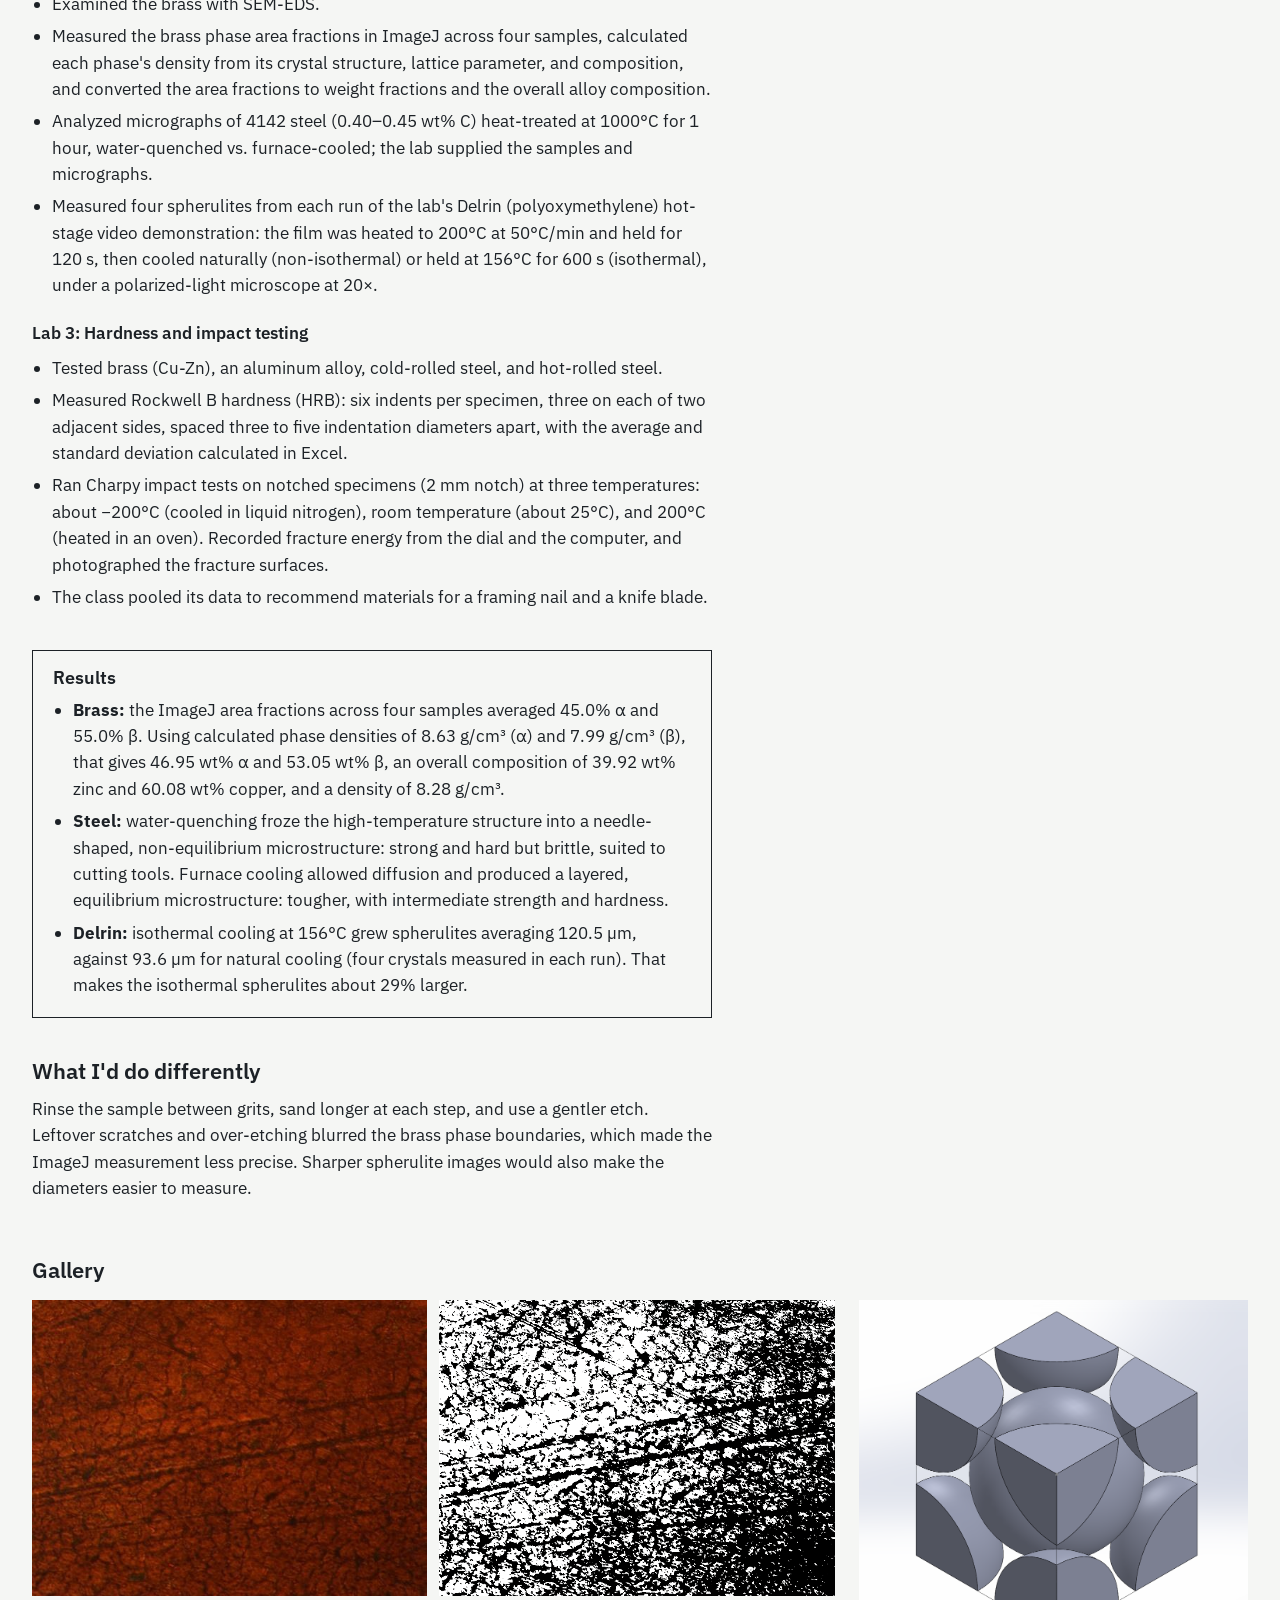
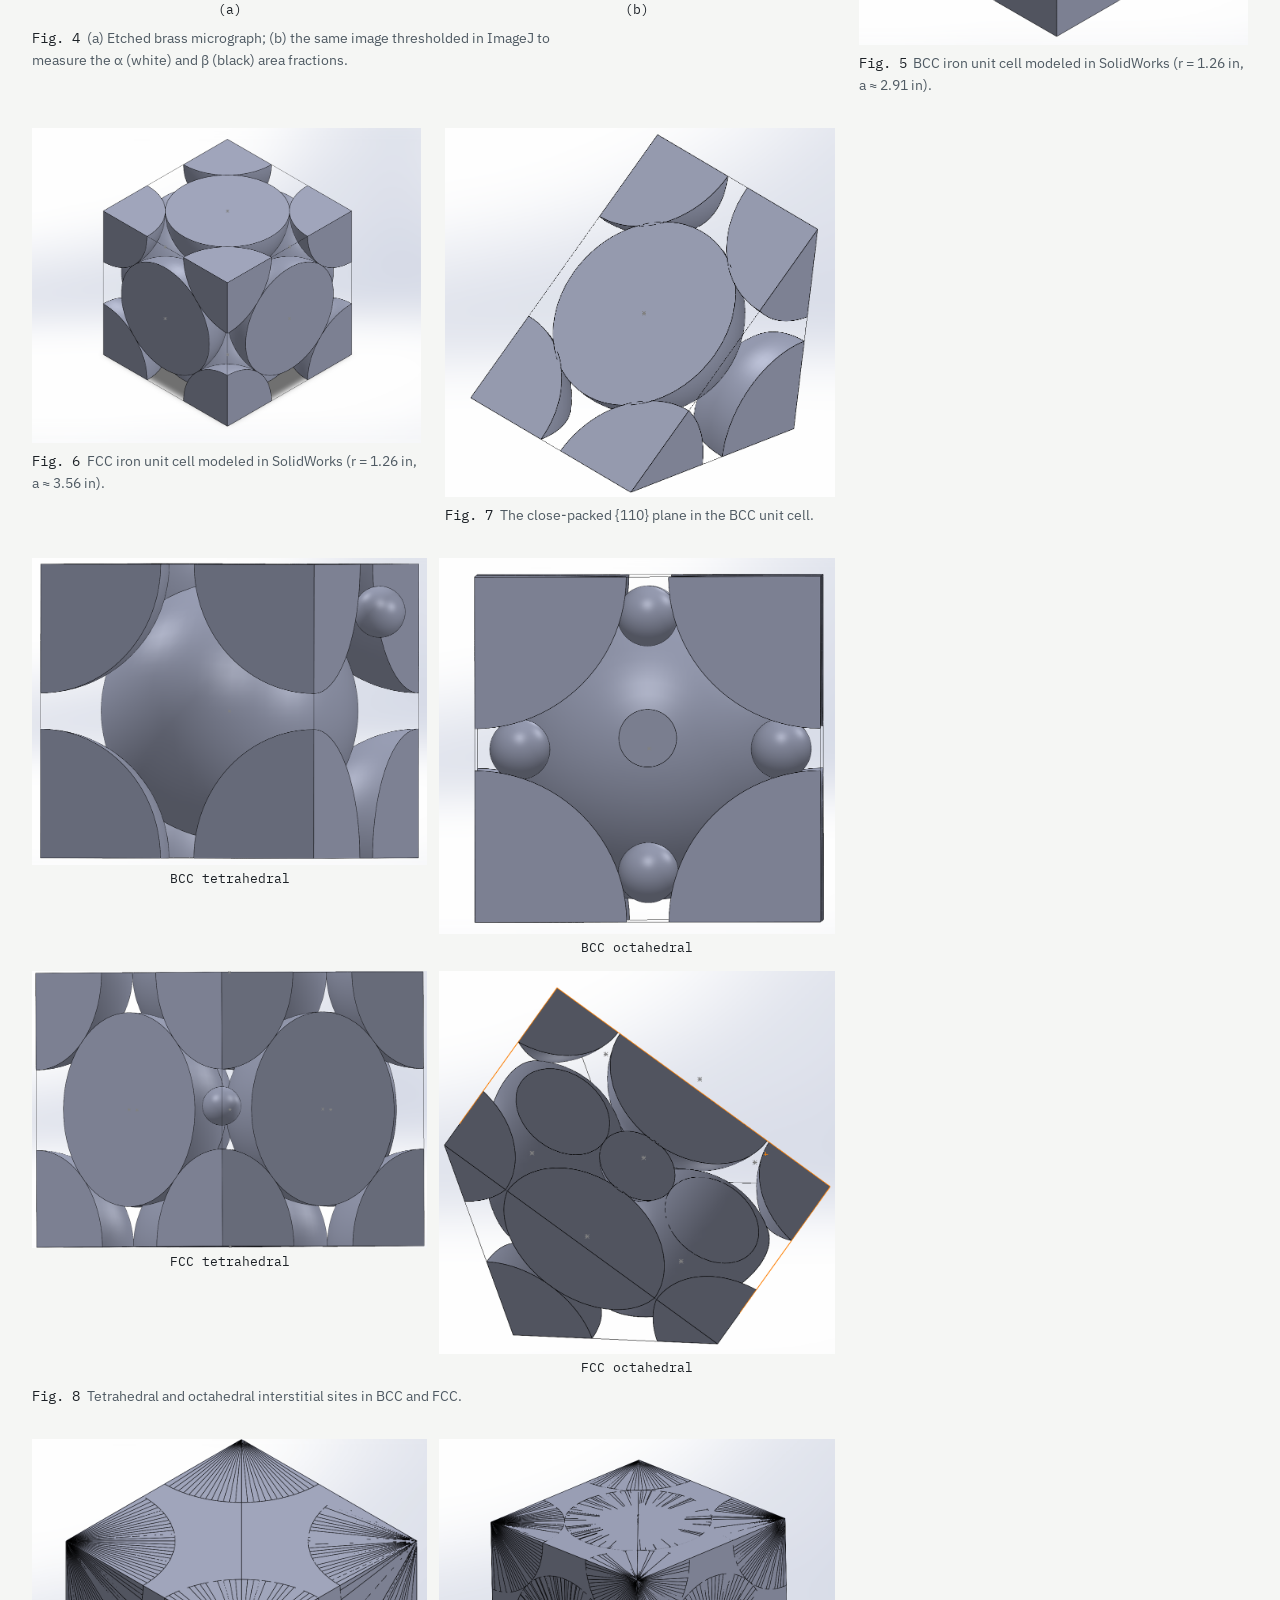
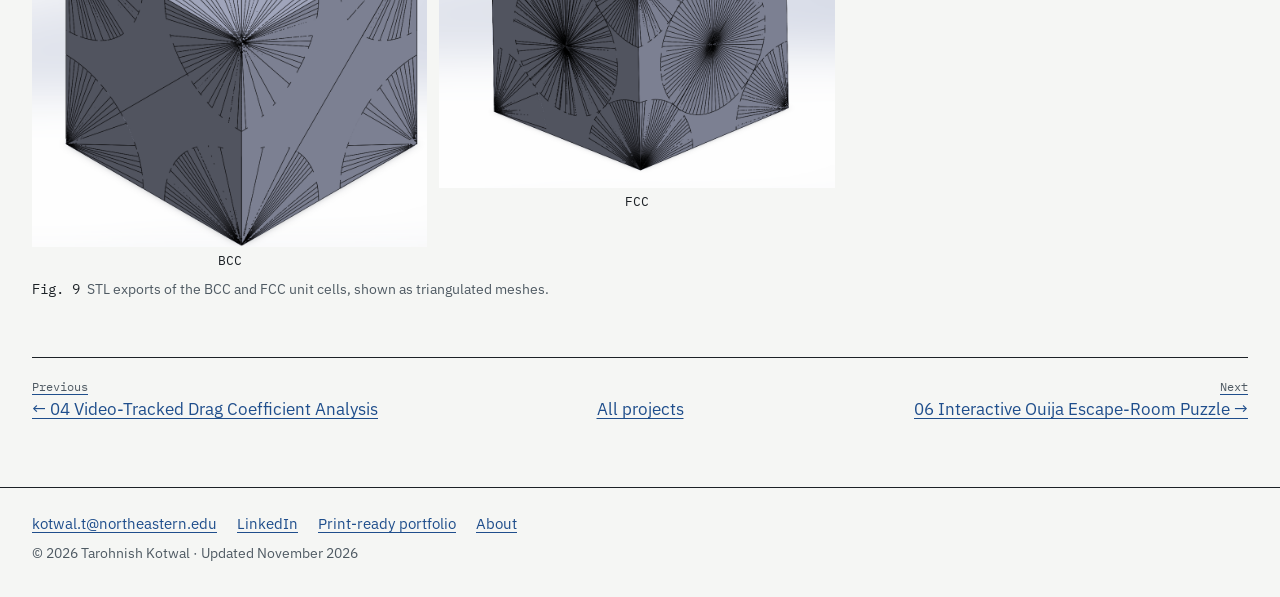
<file: projects/materials-testing.html>
<!doctype html>
<html lang="en">
<head>
  <meta charset="utf-8">
  <meta name="viewport" content="width=device-width, initial-scale=1">
  <meta name="color-scheme" content="light">
  <title>Materials Science and Mechanical Testing Labs · Tarohnish Kotwal</title>
  <meta name="description" content="Led a five-person lab group through metallography and mechanical testing: quantified the phases in brass by image analysis, compared quenched and furnace-cooled steel, and measured Delrin spherulites about 29% larger after isothermal cooling.">
  <link rel="canonical" href="https://tarohnish.github.io/projects/materials-testing.html">
  <meta property="og:type" content="article">
  <meta property="og:title" content="Materials Science and Mechanical Testing Labs · Tarohnish Kotwal">
  <meta property="og:description" content="Led a five-person lab group through metallography and mechanical testing: quantified the phases in brass by image analysis, compared quenched and furnace-cooled steel, and measured Delrin spherulites about 29% larger after isothermal cooling.">
  <meta property="og:url" content="https://tarohnish.github.io/projects/materials-testing.html">
  <meta property="og:image" content="https://tarohnish.github.io/assets/images/materials-testing/fcc-111-close-packed-plane.png">
  <meta property="og:image:alt" content="SolidWorks model of the FCC iron unit cell cut along the close-packed {111} plane.">
  <link rel="icon" href="../assets/favicon.svg" type="image/svg+xml">
  <link rel="preconnect" href="https://fonts.googleapis.com">
  <link rel="preconnect" href="https://fonts.gstatic.com" crossorigin>
  <link rel="stylesheet" href="https://fonts.googleapis.com/css2?family=IBM+Plex+Mono:wght@400;500&family=IBM+Plex+Sans:wght@400;600&display=swap">
  <link rel="stylesheet" href="../css/style.css">
  <link rel="stylesheet" href="../css/print.css" media="print">
</head>
<body>
  <a class="skip-link" href="#main">Skip to content</a>

  <header class="site-header">
    <div class="wrap site-header__inner">
      <a class="site-name" href="../index.html">Tarohnish Kotwal</a>
      <nav aria-label="Main">
        <ul class="site-nav">
          <li><a href="../index.html#projects">Projects</a></li>
          <li><a href="../about.html">About</a></li>
          <li><a href="mailto:kotwal.t@northeastern.edu">Email</a></li>
          <li><a href="https://www.linkedin.com/in/tarohnishkotwal">LinkedIn</a></li>
        </ul>
      </nav>
    </div>
  </header>

  <main id="main" class="wrap">
    <p class="back"><a href="../index.html#projects"><span aria-hidden="true">←</span> All projects</a></p>

    <div class="title-block">
      <div class="tb-cell tb-title">
        <span class="tb-label" aria-hidden="true">Title</span>
        <h1>Materials Science and Mechanical Testing Labs</h1>
      </div>
      <div class="tb-cell tb-sheet">
        <span class="tb-label">Sheet</span>
        <span class="tb-value">05 of 08</span>
      </div>
      <dl class="tb-fields">
        <div class="tb-row">
          <dt>Dates</dt>
          <dd>Jan 2025 – Apr 2025</dd>
        </div>
        <div class="tb-row">
          <dt>Context</dt>
          <dd>Materials Science lab (ME 2341, Section 08), Northeastern University</dd>
        </div>
        <div class="tb-row">
          <dt>Role</dt>
          <dd>Group leader of a five-person lab group; the SolidWorks crystal-structure lab was my individual report</dd>
        </div>
        <div class="tb-row">
          <dt>Tools</dt>
          <dd>SolidWorks · X-ray diffraction (Bragg's law, ICDD matching) · bright-field optical microscopy · SEM-EDS · ImageJ · Rockwell hardness (HRB) · Charpy impact tester · metallographic grinding and polishing · Excel</dd>
        </div>
      </dl>
    </div>

    <div class="project">
      <p class="summary">Led a five-person lab group through metallography and mechanical testing: we quantified the phases in brass by image analysis, compared quenched and furnace-cooled steel, and measured Delrin spherulites about 29% larger after isothermal cooling. Before that, I modeled iron's BCC and FCC crystal structures in SolidWorks.</p>

      <section class="keynums" aria-labelledby="keynums-title">
        <h2 class="keynums__title" id="keynums-title">Key numbers</h2>
        <dl class="keynums__list">
          <div><dt>Zinc in the brass</dt><dd>39.92 wt%</dd></div>
          <div><dt>α phase in the brass</dt><dd>46.95 wt%</dd></div>
          <div><dt>Spherulites, isothermal vs. natural</dt><dd>120.5 vs. 93.6 µm</dd></div>
          <div><dt>Packing factor, BCC / FCC</dt><dd>0.68 / 0.74</dd></div>
          <div><dt>Lab-supplied 4142 steel</dt><dd>1000 °C, 1 h</dd></div>
        </dl>
      </section>

      <div class="project__figs">
        <figure class="fig fig--hero">
          <a href="../assets/images/materials-testing/fcc-111-close-packed-plane.png">
            <img src="../assets/images/materials-testing/fcc-111-close-packed-plane.png" width="921" height="1000" alt="SolidWorks model of the FCC iron unit cell cut along the close-packed {111} plane, showing the atoms in that plane.">
          </a>
          <figcaption><span class="fig__num">Fig. 1</span> The close-packed {111} plane cut through my SolidWorks model of the FCC iron unit cell.</figcaption>
        </figure>
        <figure class="fig fig--col fig--pair">
          <div class="pair">
            <div>
              <a href="../assets/images/materials-testing/steel-4142-water-quenched.jpg"><img src="../assets/images/materials-testing/steel-4142-water-quenched.jpg" width="543" height="407" loading="lazy" alt="(a) Water-quenched 4142 steel: a fine, needle-shaped microstructure, with a 6 µm scale bar."></a>
              <span class="pair__label" aria-hidden="true">(a)</span>
            </div>
            <div>
              <a href="../assets/images/materials-testing/steel-4142-furnace-cooled.jpg"><img src="../assets/images/materials-testing/steel-4142-furnace-cooled.jpg" width="544" height="408" loading="lazy" alt="(b) Furnace-cooled 4142 steel: dark layered colonies in a lighter matrix, with a 6 µm scale bar."></a>
              <span class="pair__label" aria-hidden="true">(b)</span>
            </div>
          </div>
          <figcaption><span class="fig__num">Fig. 2</span> 4142 steel after 1 hour at 1000°C, supplied by the lab: (a) water-quenched, needle-shaped non-equilibrium structure; (b) furnace-cooled, layered equilibrium structure.</figcaption>
        </figure>
        <figure class="fig fig--col fig--pair">
          <div class="pair">
            <div>
              <a href="../assets/images/materials-testing/delrin-spherulites-non-isothermal.jpg"><img src="../assets/images/materials-testing/delrin-spherulites-non-isothermal.jpg" width="674" height="443" loading="lazy" alt="(a) Delrin film after natural cooling, under cross-polarized light."></a>
              <span class="pair__label" aria-hidden="true">(a)</span>
            </div>
            <div>
              <a href="../assets/images/materials-testing/delrin-spherulites-isothermal.jpg"><img src="../assets/images/materials-testing/delrin-spherulites-isothermal.jpg" width="632" height="445" loading="lazy" alt="(b) Delrin film after an isothermal hold at 156°C, under cross-polarized light."></a>
              <span class="pair__label" aria-hidden="true">(b)</span>
            </div>
          </div>
          <figcaption><span class="fig__num">Fig. 3</span> Delrin film under cross-polarized light after (a) natural cooling and (b) an isothermal hold at 156°C. Supplied by the lab.</figcaption>
        </figure>
      </div>

      <div class="project__text prose">
        <h2>Objective</h2>
        <p>Link structure to properties: model iron's unit cells, relate the microstructures of brass, 4142 steel, and Delrin to their phases and cooling histories, and measure hardness and impact toughness. The course ran three labs: crystal structures in SolidWorks, metallography and polymer crystallization, and hardness and impact testing.</p>

        <h2>What I did</h2>
        <h3>Lab 1: Crystal structures in SolidWorks (individual)</h3>
        <ul>
          <li>Modeled body-centered cubic (BCC) and face-centered cubic (FCC) iron unit cells as SolidWorks assemblies of atom parts, with the atomic radius scaled to r = 1.26 in.</li>
          <li>Calculated the lattice parameters: a = 4r/√3 ≈ 2.91 in for BCC and a = 4r/√2 ≈ 3.56 in for FCC.</li>
          <li>Cut the close-packed planes through each model: {110} for BCC and {111} for FCC.</li>
          <li>Calculated atomic packing factors of 0.68 for BCC and 0.74 for FCC.</li>
          <li>Placed tetrahedral and octahedral interstitial atoms in both structures.</li>
          <li>Exported both unit cells as STL files.</li>
          <li>Identified two unknown samples from their XRD patterns (λ = 1.54 Å) using Bragg's law and the ICDD reference data: sample 1 as aluminum (FCC, a ≈ 4.05 Å) and sample 2 as iron (BCC, a ≈ 2.87 Å).</li>
        </ul>

        <h3>Lab 2: Metallography and polymer crystallization (group leader)</h3>
        <ul>
          <li>As group leader, took responsibility for what work was produced and submitted in the final reports, including pictures, diagrams, graphs and calculations.</li>
          <li>Ground the brass through 240-, 320-, 400-, and 600-grit silicon-carbide paper, rotating 90° between grits, then polished it with 1.0 µm and 0.5 µm alumina to a mirror finish.</li>
          <li>Etched the brass with ferric chloride (FeCl₃ in ethanol and HCl), which darkens the zinc-rich β phase.</li>
          <li>Examined the brass with SEM-EDS.</li>
          <li>Measured the brass phase area fractions in ImageJ across four samples, calculated each phase's density from its crystal structure, lattice parameter, and composition, and converted the area fractions to weight fractions and the overall alloy composition.</li>
          <li>Analyzed micrographs of 4142 steel (0.40–0.45 wt% C) heat-treated at 1000°C for 1 hour, water-quenched vs. furnace-cooled; the lab supplied the samples and micrographs.</li>
          <li>Measured four spherulites from each run of the lab's Delrin (polyoxymethylene) hot-stage video demonstration: the film was heated to 200°C at 50°C/min and held for 120 s, then cooled naturally (non-isothermal) or held at 156°C for 600 s (isothermal), under a polarized-light microscope at 20×.</li>
        </ul>

        <h3>Lab 3: Hardness and impact testing</h3>
        <ul>
          <li>Tested brass (Cu-Zn), an aluminum alloy, cold-rolled steel, and hot-rolled steel.</li>
          <li>Measured Rockwell B hardness (HRB): six indents per specimen, three on each of two adjacent sides, spaced three to five indentation diameters apart, with the average and standard deviation calculated in Excel.</li>
          <li>Ran Charpy impact tests on notched specimens (2 mm notch) at three temperatures: about −200°C (cooled in liquid nitrogen), room temperature (about 25°C), and 200°C (heated in an oven). Recorded fracture energy from the dial and the computer, and photographed the fracture surfaces.</li>
          <li>The class pooled its data to recommend materials for a framing nail and a knife blade.</li>
        </ul>

        <section class="outcome__box" aria-labelledby="result">
          <h2 id="result">Results</h2>
          <ul>
            <li><strong>Brass:</strong> the ImageJ area fractions across four samples averaged 45.0% α and 55.0% β. Using calculated phase densities of 8.63 g/cm³ (α) and 7.99 g/cm³ (β), that gives 46.95 wt% α and 53.05 wt% β, an overall composition of 39.92 wt% zinc and 60.08 wt% copper, and a density of 8.28 g/cm³.</li>
            <li><strong>Steel:</strong> water-quenching froze the high-temperature structure into a needle-shaped, non-equilibrium microstructure: strong and hard but brittle, suited to cutting tools. Furnace cooling allowed diffusion and produced a layered, equilibrium microstructure: tougher, with intermediate strength and hardness.</li>
            <li><strong>Delrin:</strong> isothermal cooling at 156°C grew spherulites averaging 120.5 µm, against 93.6 µm for natural cooling (four crystals measured in each run). That makes the isothermal spherulites about 29% larger.</li>
          </ul>
        </section>

        <h2>What I'd do differently</h2>
        <p>Rinse the sample between grits, sand longer at each step, and use a gentler etch. Leftover scratches and over-etching blurred the brass phase boundaries, which made the ImageJ measurement less precise. Sharper spherulite images would also make the diameters easier to measure.</p>
      </div>
    </div>

    <section class="section" aria-labelledby="gallery-title">
      <h2 class="section__title" id="gallery-title">Gallery</h2>
      <div class="gallery">
        <figure class="fig fig--pair">
          <div class="pair">
            <div>
              <a href="../assets/images/materials-testing/brass-micrograph.jpg"><img src="../assets/images/materials-testing/brass-micrograph.jpg" width="557" height="417" loading="lazy" alt="(a) Etched brass micrograph: a reddish grain structure with darker phase regions and polishing scratches."></a>
              <span class="pair__label" aria-hidden="true">(a)</span>
            </div>
            <div>
              <a href="../assets/images/materials-testing/brass-imagej-phase-threshold.png"><img src="../assets/images/materials-testing/brass-imagej-phase-threshold.png" width="673" height="504" loading="lazy" alt="(b) The same brass image thresholded to black and white in ImageJ."></a>
              <span class="pair__label" aria-hidden="true">(b)</span>
            </div>
          </div>
          <figcaption><span class="fig__num">Fig. 4</span> (a) Etched brass micrograph; (b) the same image thresholded in ImageJ to measure the α (white) and β (black) area fractions.</figcaption>
        </figure>
        <figure class="fig">
          <a href="../assets/images/materials-testing/bcc-unit-cell.png">
            <img src="../assets/images/materials-testing/bcc-unit-cell.png" width="1000" height="887" loading="lazy" alt="SolidWorks model of the BCC iron unit cell: a center atom and eighth-atoms at the corners.">
          </a>
          <figcaption><span class="fig__num">Fig. 5</span> BCC iron unit cell modeled in SolidWorks (r = 1.26 in, a ≈ 2.91 in).</figcaption>
        </figure>
        <figure class="fig">
          <a href="../assets/images/materials-testing/fcc-unit-cell.png">
            <img src="../assets/images/materials-testing/fcc-unit-cell.png" width="1000" height="809" loading="lazy" alt="SolidWorks model of the FCC iron unit cell: half-atoms on each face and eighth-atoms at the corners.">
          </a>
          <figcaption><span class="fig__num">Fig. 6</span> FCC iron unit cell modeled in SolidWorks (r = 1.26 in, a ≈ 3.56 in).</figcaption>
        </figure>
        <figure class="fig">
          <a href="../assets/images/materials-testing/bcc-110-close-packed-plane.png">
            <img src="../assets/images/materials-testing/bcc-110-close-packed-plane.png" width="965" height="913" loading="lazy" alt="SolidWorks model of the BCC unit cell cut along the {110} plane through the center atom.">
          </a>
          <figcaption><span class="fig__num">Fig. 7</span> The close-packed {110} plane in the BCC unit cell.</figcaption>
        </figure>
        <figure class="fig fig--pair">
          <div class="pair">
            <div>
              <a href="../assets/images/materials-testing/bcc-tetrahedral-interstitial.png"><img src="../assets/images/materials-testing/bcc-tetrahedral-interstitial.png" width="1000" height="775" loading="lazy" alt="A small interstitial atom in a tetrahedral site of the BCC unit cell."></a>
              <span class="pair__label" aria-hidden="true">BCC tetrahedral</span>
            </div>
            <div>
              <a href="../assets/images/materials-testing/bcc-octahedral-interstitial.png"><img src="../assets/images/materials-testing/bcc-octahedral-interstitial.png" width="1000" height="951" loading="lazy" alt="Small interstitial atoms in the octahedral sites of the BCC unit cell."></a>
              <span class="pair__label" aria-hidden="true">BCC octahedral</span>
            </div>
            <div>
              <a href="../assets/images/materials-testing/fcc-tetrahedral-interstitial.png"><img src="../assets/images/materials-testing/fcc-tetrahedral-interstitial.png" width="1000" height="701" loading="lazy" alt="A small interstitial atom in a tetrahedral site of the FCC unit cell."></a>
              <span class="pair__label" aria-hidden="true">FCC tetrahedral</span>
            </div>
            <div>
              <a href="../assets/images/materials-testing/fcc-octahedral-interstitial.png"><img src="../assets/images/materials-testing/fcc-octahedral-interstitial.png" width="1000" height="969" loading="lazy" alt="A section of the FCC unit cell showing an interstitial atom in an octahedral site."></a>
              <span class="pair__label" aria-hidden="true">FCC octahedral</span>
            </div>
          </div>
          <figcaption><span class="fig__num">Fig. 8</span> Tetrahedral and octahedral interstitial sites in BCC and FCC.</figcaption>
        </figure>
        <figure class="fig fig--pair">
          <div class="pair">
            <div>
              <a href="../assets/images/materials-testing/bcc-stl-mesh.png"><img src="../assets/images/materials-testing/bcc-stl-mesh.png" width="970" height="1000" loading="lazy" alt="The BCC unit cell exported as an STL triangulated mesh."></a>
              <span class="pair__label" aria-hidden="true">BCC</span>
            </div>
            <div>
              <a href="../assets/images/materials-testing/fcc-stl-mesh.png"><img src="../assets/images/materials-testing/fcc-stl-mesh.png" width="1000" height="882" loading="lazy" alt="The FCC unit cell exported as an STL triangulated mesh."></a>
              <span class="pair__label" aria-hidden="true">FCC</span>
            </div>
          </div>
          <figcaption><span class="fig__num">Fig. 9</span> STL exports of the BCC and FCC unit cells, shown as triangulated meshes.</figcaption>
        </figure>
      </div>
    </section>

    <nav class="pager" aria-label="Projects">
      <a class="pager__prev" href="drag-coefficient.html"><span class="pager__label">Previous</span><span aria-hidden="true">←</span> 04 Video-Tracked Drag Coefficient Analysis</a>
      <a class="pager__all" href="../index.html#projects">All projects</a>
      <a class="pager__next" href="ouija-escape-room.html"><span class="pager__label">Next</span>06 Interactive Ouija Escape-Room Puzzle <span aria-hidden="true">→</span></a>
    </nav>
  </main>

  <footer class="site-footer">
    <div class="wrap">
      <ul class="site-footer__links">
        <li><a href="mailto:kotwal.t@northeastern.edu">kotwal.t@northeastern.edu</a></li>
        <li><a href="https://www.linkedin.com/in/tarohnishkotwal">LinkedIn</a></li>
        <li><a href="../portfolio-print.html">Print-ready portfolio</a></li>
        <li><a href="../about.html">About</a></li>
      </ul>
      <p class="site-footer__note">© 2026 Tarohnish Kotwal · Updated November 2026</p>
    </div>
  </footer>
</body>
</html>
</file>
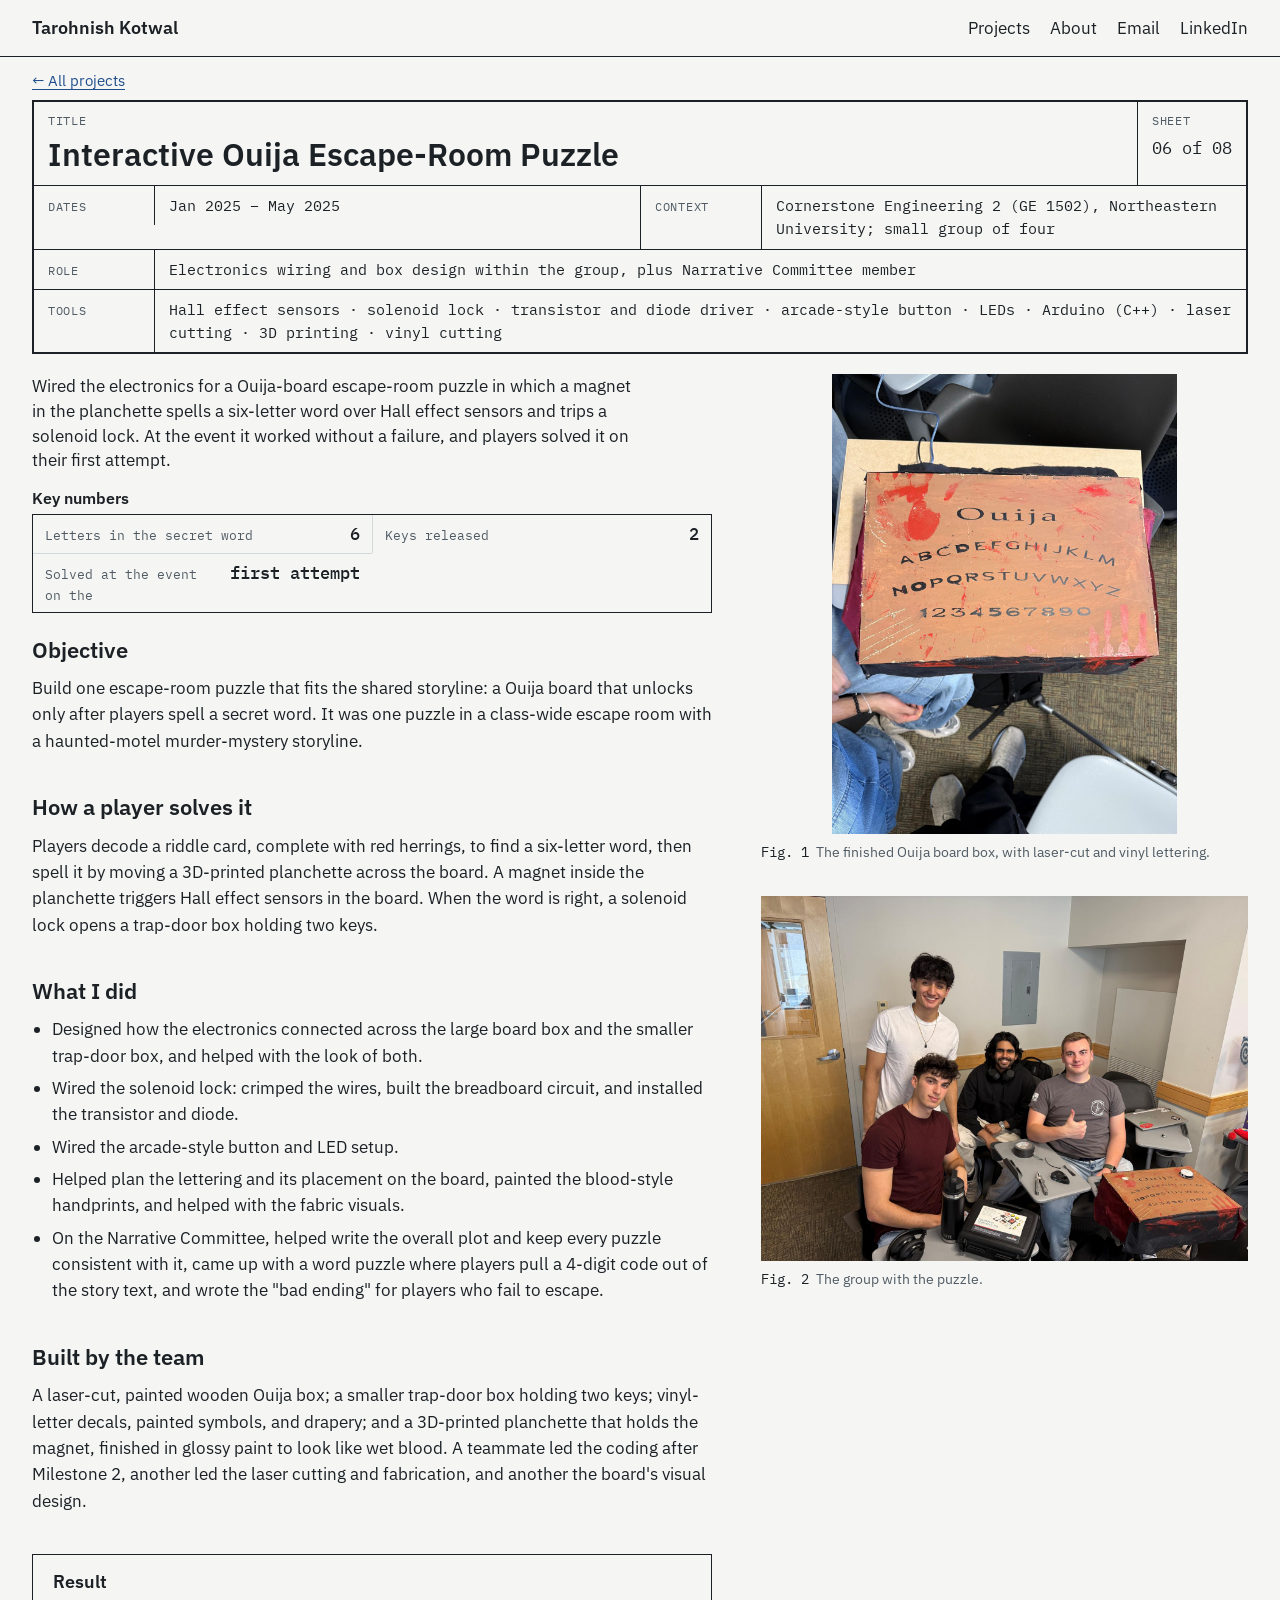
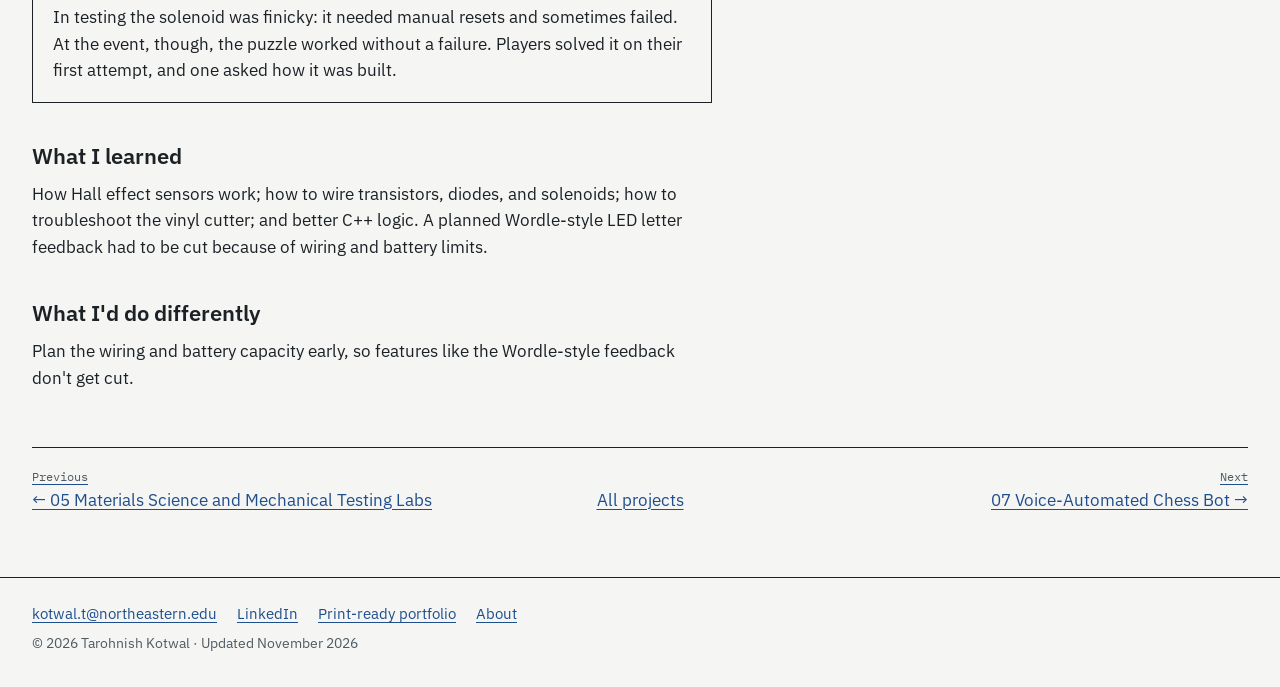
<file: projects/ouija-escape-room.html>
<!doctype html>
<html lang="en">
<head>
  <meta charset="utf-8">
  <meta name="viewport" content="width=device-width, initial-scale=1">
  <meta name="color-scheme" content="light">
  <title>Interactive Ouija Escape-Room Puzzle · Tarohnish Kotwal</title>
  <meta name="description" content="Wired the electronics for a Ouija-board escape-room puzzle in which a magnet in the planchette spells a six-letter word over Hall effect sensors and trips a solenoid lock.">
  <link rel="canonical" href="https://tarohnish.github.io/projects/ouija-escape-room.html">
  <meta property="og:type" content="article">
  <meta property="og:title" content="Interactive Ouija Escape-Room Puzzle · Tarohnish Kotwal">
  <meta property="og:description" content="Wired the electronics for a Ouija-board escape-room puzzle in which a magnet in the planchette spells a six-letter word over Hall effect sensors and trips a solenoid lock.">
  <meta property="og:url" content="https://tarohnish.github.io/projects/ouija-escape-room.html">
  <meta property="og:image" content="https://tarohnish.github.io/assets/images/ouija-escape-room/ouija-board-enclosure.jpg">
  <meta property="og:image:alt" content="Top view of the finished Ouija board box with black lettering on a painted wooden lid.">
  <link rel="icon" href="../assets/favicon.svg" type="image/svg+xml">
  <link rel="preconnect" href="https://fonts.googleapis.com">
  <link rel="preconnect" href="https://fonts.gstatic.com" crossorigin>
  <link rel="stylesheet" href="https://fonts.googleapis.com/css2?family=IBM+Plex+Mono:wght@400;500&family=IBM+Plex+Sans:wght@400;600&display=swap">
  <link rel="stylesheet" href="../css/style.css">
  <link rel="stylesheet" href="../css/print.css" media="print">
</head>
<body>
  <a class="skip-link" href="#main">Skip to content</a>

  <header class="site-header">
    <div class="wrap site-header__inner">
      <a class="site-name" href="../index.html">Tarohnish Kotwal</a>
      <nav aria-label="Main">
        <ul class="site-nav">
          <li><a href="../index.html#projects">Projects</a></li>
          <li><a href="../about.html">About</a></li>
          <li><a href="mailto:kotwal.t@northeastern.edu">Email</a></li>
          <li><a href="https://www.linkedin.com/in/tarohnishkotwal">LinkedIn</a></li>
        </ul>
      </nav>
    </div>
  </header>

  <main id="main" class="wrap">
    <p class="back"><a href="../index.html#projects"><span aria-hidden="true">←</span> All projects</a></p>

    <div class="title-block">
      <div class="tb-cell tb-title">
        <span class="tb-label" aria-hidden="true">Title</span>
        <h1>Interactive Ouija Escape-Room Puzzle</h1>
      </div>
      <div class="tb-cell tb-sheet">
        <span class="tb-label">Sheet</span>
        <span class="tb-value">06 of 08</span>
      </div>
      <dl class="tb-fields">
        <div class="tb-row">
          <dt>Dates</dt>
          <dd>Jan 2025 – May 2025</dd>
        </div>
        <div class="tb-row">
          <dt>Context</dt>
          <dd>Cornerstone Engineering 2 (GE 1502), Northeastern University; small group of four</dd>
        </div>
        <div class="tb-row">
          <dt>Role</dt>
          <dd>Electronics wiring and box design within the group, plus Narrative Committee member</dd>
        </div>
        <div class="tb-row">
          <dt>Tools</dt>
          <dd>Hall effect sensors · solenoid lock · transistor and diode driver · arcade-style button · LEDs · Arduino (C++) · laser cutting · 3D printing · vinyl cutting</dd>
        </div>
      </dl>
    </div>

    <div class="project">
      <p class="summary">Wired the electronics for a Ouija-board escape-room puzzle in which a magnet in the planchette spells a six-letter word over Hall effect sensors and trips a solenoid lock. At the event it worked without a failure, and players solved it on their first attempt.</p>

      <section class="keynums" aria-labelledby="keynums-title">
        <h2 class="keynums__title" id="keynums-title">Key numbers</h2>
        <dl class="keynums__list">
          <div><dt>Letters in the secret word</dt><dd>6</dd></div>
          <div><dt>Keys released</dt><dd>2</dd></div>
          <div><dt>Solved at the event on the</dt><dd>first attempt</dd></div>
        </dl>
      </section>

      <div class="project__figs">
        <figure class="fig fig--hero">
          <a href="../assets/images/ouija-escape-room/ouija-board-enclosure.jpg">
            <img src="../assets/images/ouija-escape-room/ouija-board-enclosure.jpg" width="1200" height="1600" alt="Top view of the finished Ouija board box: a painted wooden lid with the alphabet and numbers in black lettering and red handprint marks.">
          </a>
          <figcaption><span class="fig__num">Fig. 1</span> The finished Ouija board box, with laser-cut and vinyl lettering.</figcaption>
        </figure>
        <figure class="fig fig--col">
          <a href="../assets/images/ouija-escape-room/team.jpg">
            <img src="../assets/images/ouija-escape-room/team.jpg" width="1600" height="1200" loading="lazy" alt="Four group members in a classroom with the finished Ouija puzzle box on the desk in front of them.">
          </a>
          <figcaption><span class="fig__num">Fig. 2</span> The group with the puzzle.</figcaption>
        </figure>
      </div>

      <div class="project__text prose">
        <h2>Objective</h2>
        <p>Build one escape-room puzzle that fits the shared storyline: a Ouija board that unlocks only after players spell a secret word. It was one puzzle in a class-wide escape room with a haunted-motel murder-mystery storyline.</p>

        <h2>How a player solves it</h2>
        <p>Players decode a riddle card, complete with red herrings, to find a six-letter word, then spell it by moving a 3D-printed planchette across the board. A magnet inside the planchette triggers Hall effect sensors in the board. When the word is right, a solenoid lock opens a trap-door box holding two keys.</p>

        <h2>What I did</h2>
        <ul>
          <li>Designed how the electronics connected across the large board box and the smaller trap-door box, and helped with the look of both.</li>
          <li>Wired the solenoid lock: crimped the wires, built the breadboard circuit, and installed the transistor and diode.</li>
          <li>Wired the arcade-style button and LED setup.</li>
          <li>Helped plan the lettering and its placement on the board, painted the blood-style handprints, and helped with the fabric visuals.</li>
          <li>On the Narrative Committee, helped write the overall plot and keep every puzzle consistent with it, came up with a word puzzle where players pull a 4-digit code out of the story text, and wrote the "bad ending" for players who fail to escape.</li>
        </ul>

        <h2>Built by the team</h2>
        <p>A laser-cut, painted wooden Ouija box; a smaller trap-door box holding two keys; vinyl-letter decals, painted symbols, and drapery; and a 3D-printed planchette that holds the magnet, finished in glossy paint to look like wet blood. A teammate led the coding after Milestone 2, another led the laser cutting and fabrication, and another the board's visual design.</p>

        <section class="outcome__box" aria-labelledby="result">
          <h2 id="result">Result</h2>
          <p>In testing the solenoid was finicky: it needed manual resets and sometimes failed. At the event, though, the puzzle worked without a failure. Players solved it on their first attempt, and one asked how it was built.</p>
        </section>

        <h2>What I learned</h2>
        <p>How Hall effect sensors work; how to wire transistors, diodes, and solenoids; how to troubleshoot the vinyl cutter; and better C++ logic. A planned Wordle-style LED letter feedback had to be cut because of wiring and battery limits.</p>

        <h2>What I'd do differently</h2>
        <p>Plan the wiring and battery capacity early, so features like the Wordle-style feedback don't get cut.</p>
      </div>
    </div>

    <nav class="pager" aria-label="Projects">
      <a class="pager__prev" href="materials-testing.html"><span class="pager__label">Previous</span><span aria-hidden="true">←</span> 05 Materials Science and Mechanical Testing Labs</a>
      <a class="pager__all" href="../index.html#projects">All projects</a>
      <a class="pager__next" href="voice-chess-bot.html"><span class="pager__label">Next</span>07 Voice-Automated Chess Bot <span aria-hidden="true">→</span></a>
    </nav>
  </main>

  <footer class="site-footer">
    <div class="wrap">
      <ul class="site-footer__links">
        <li><a href="mailto:kotwal.t@northeastern.edu">kotwal.t@northeastern.edu</a></li>
        <li><a href="https://www.linkedin.com/in/tarohnishkotwal">LinkedIn</a></li>
        <li><a href="../portfolio-print.html">Print-ready portfolio</a></li>
        <li><a href="../about.html">About</a></li>
      </ul>
      <p class="site-footer__note">© 2026 Tarohnish Kotwal · Updated November 2026</p>
    </div>
  </footer>
</body>
</html>
</file>
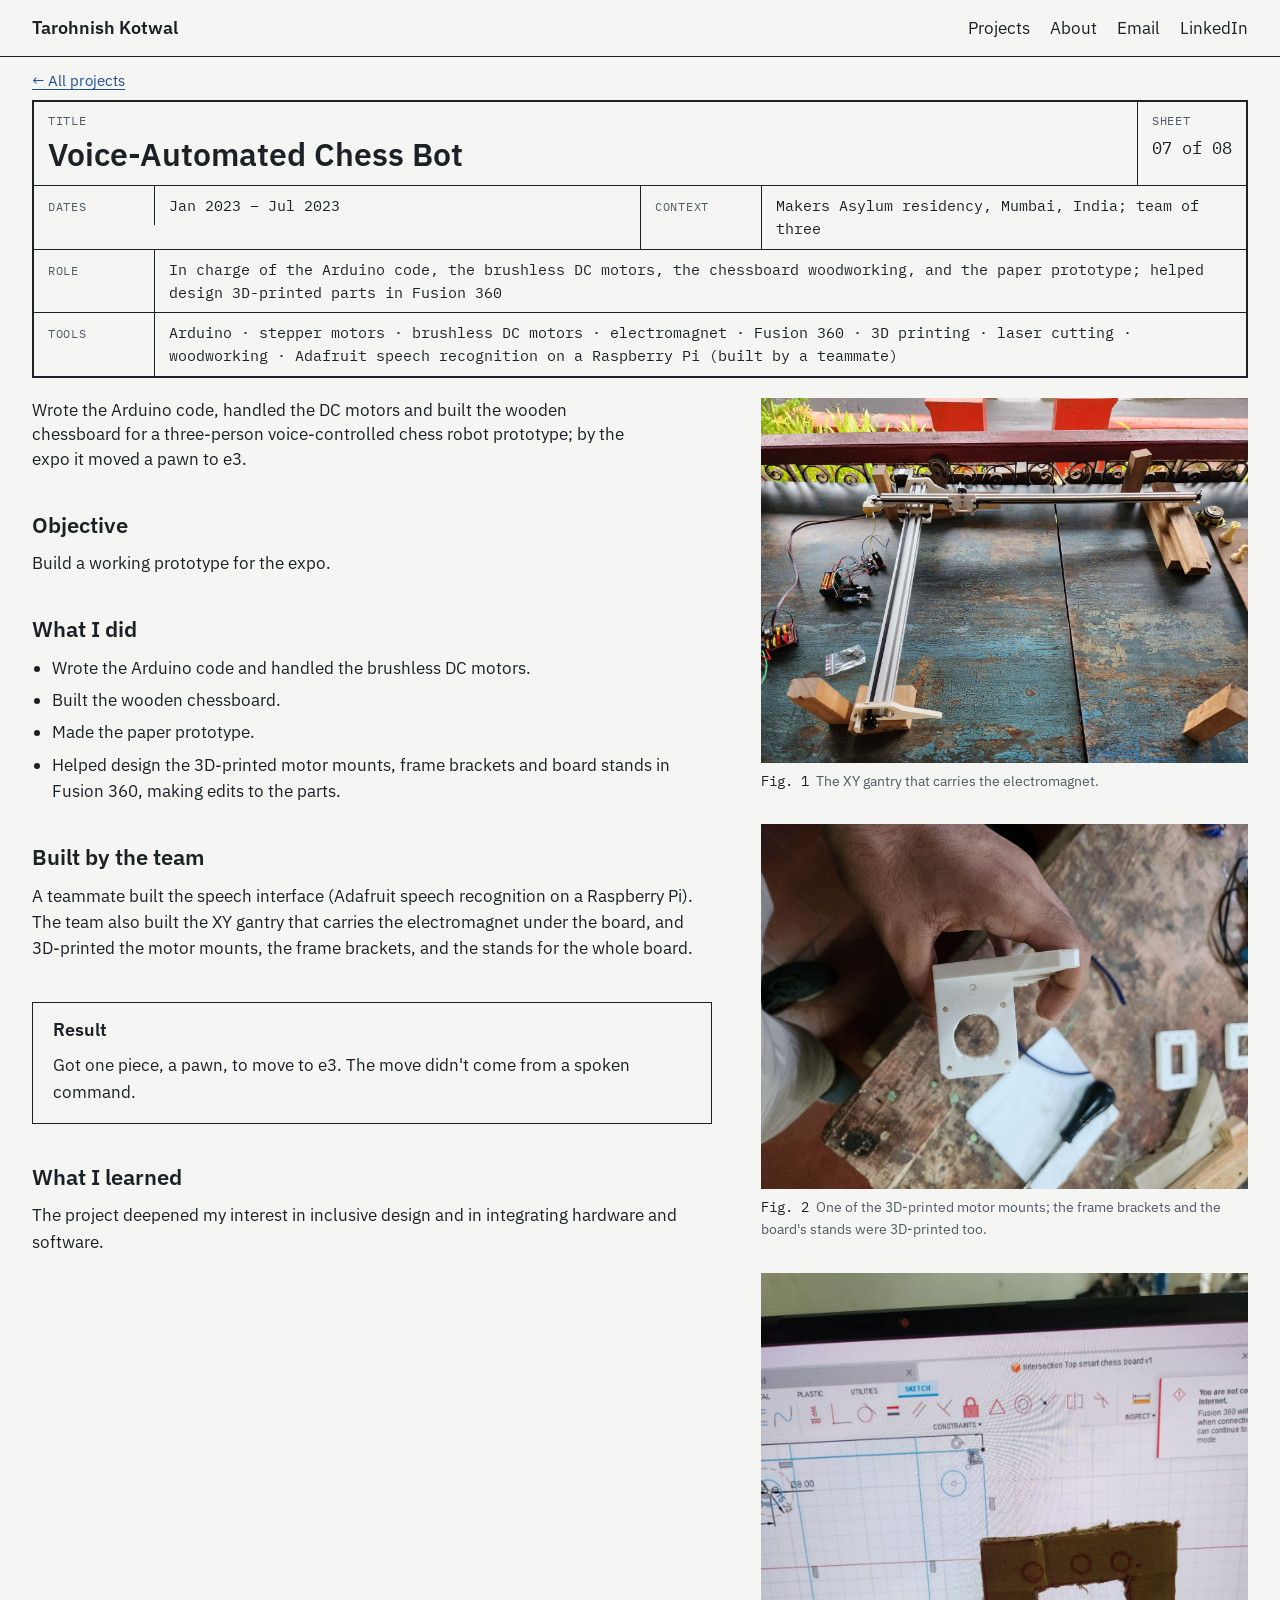
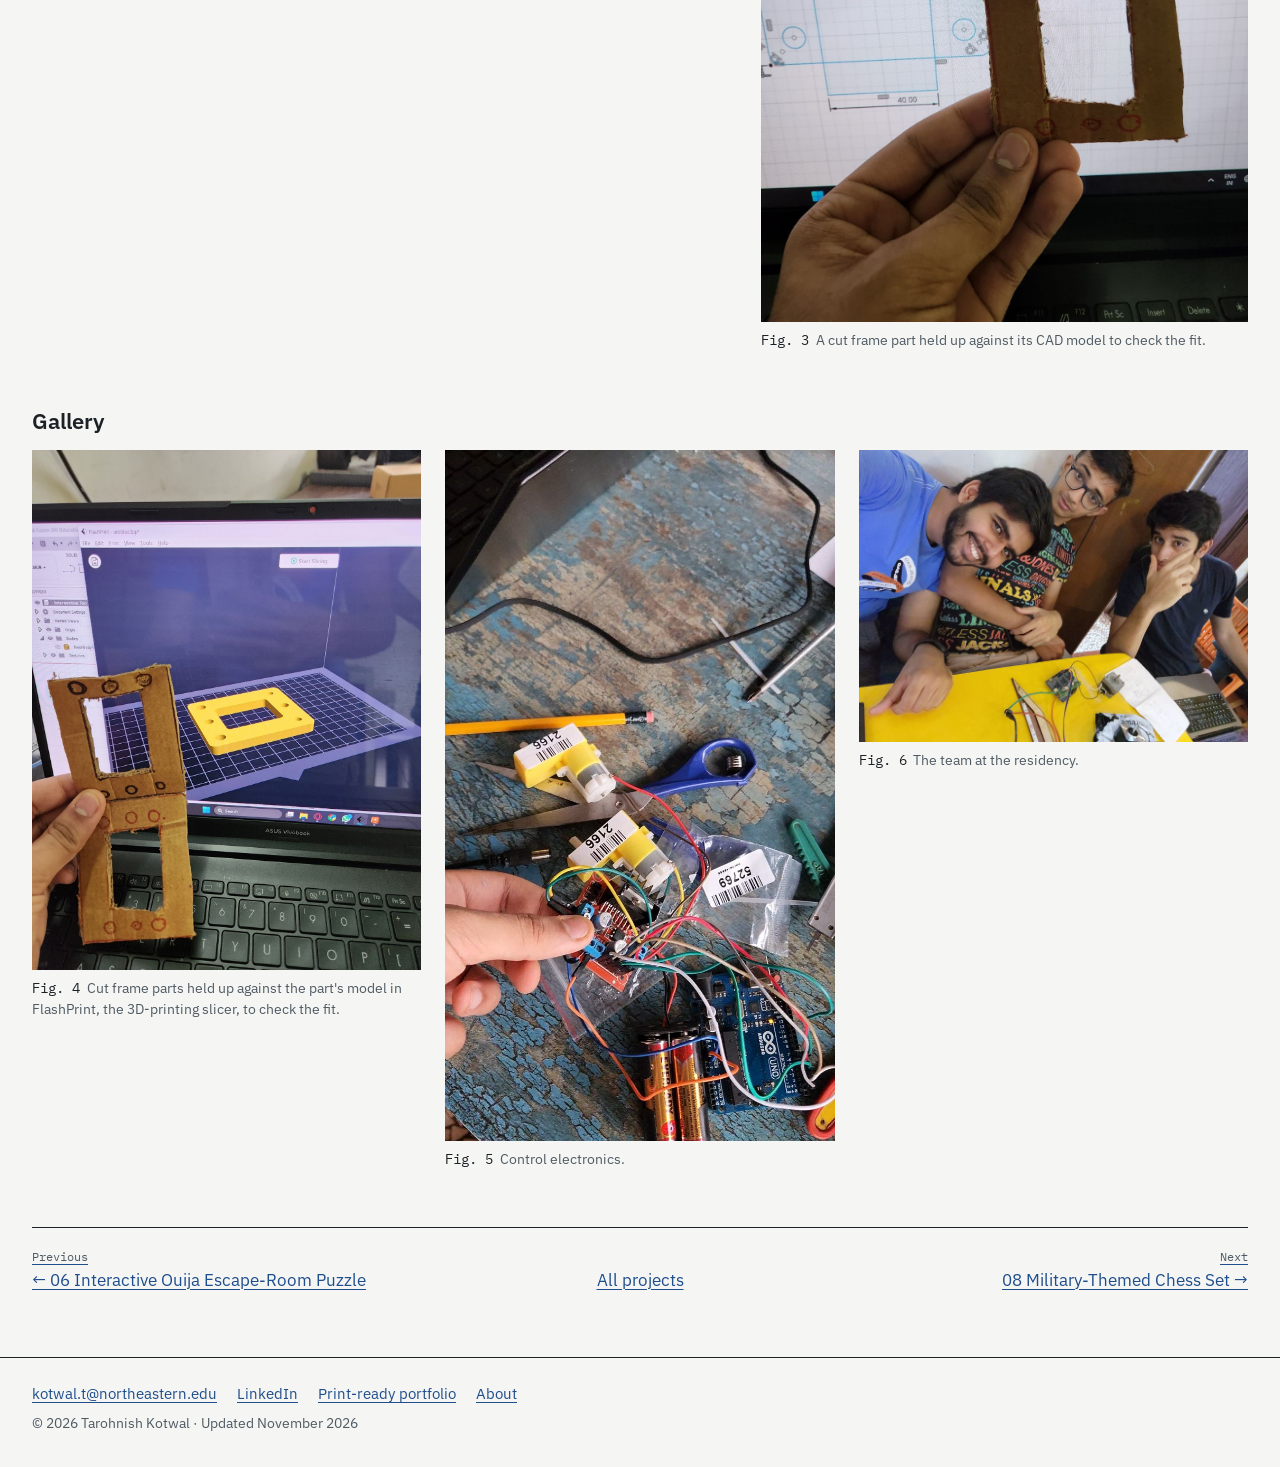
<file: projects/voice-chess-bot.html>
<!doctype html>
<html lang="en">
<head>
  <meta charset="utf-8">
  <meta name="viewport" content="width=device-width, initial-scale=1">
  <meta name="color-scheme" content="light">
  <title>Voice-Automated Chess Bot · Tarohnish Kotwal</title>
  <meta name="description" content="Wrote the Arduino code, handled the DC motors and built the wooden chessboard for a three-person voice-controlled chess robot prototype; by the expo it moved a pawn to e3.">
  <link rel="canonical" href="https://tarohnish.github.io/projects/voice-chess-bot.html">
  <meta property="og:type" content="article">
  <meta property="og:title" content="Voice-Automated Chess Bot · Tarohnish Kotwal">
  <meta property="og:description" content="Wrote the Arduino code, handled the DC motors and built the wooden chessboard for a three-person voice-controlled chess robot prototype; by the expo it moved a pawn to e3.">
  <meta property="og:url" content="https://tarohnish.github.io/projects/voice-chess-bot.html">
  <meta property="og:image" content="https://tarohnish.github.io/assets/images/voice-chess-bot/xy-gantry.jpg">
  <meta property="og:image:alt" content="The chess bot's XY gantry of aluminum rails and 3D-printed carriages on a workbench.">
  <link rel="icon" href="../assets/favicon.svg" type="image/svg+xml">
  <link rel="preconnect" href="https://fonts.googleapis.com">
  <link rel="preconnect" href="https://fonts.gstatic.com" crossorigin>
  <link rel="stylesheet" href="https://fonts.googleapis.com/css2?family=IBM+Plex+Mono:wght@400;500&family=IBM+Plex+Sans:wght@400;600&display=swap">
  <link rel="stylesheet" href="../css/style.css">
  <link rel="stylesheet" href="../css/print.css" media="print">
</head>
<body>
  <a class="skip-link" href="#main">Skip to content</a>

  <header class="site-header">
    <div class="wrap site-header__inner">
      <a class="site-name" href="../index.html">Tarohnish Kotwal</a>
      <nav aria-label="Main">
        <ul class="site-nav">
          <li><a href="../index.html#projects">Projects</a></li>
          <li><a href="../about.html">About</a></li>
          <li><a href="mailto:kotwal.t@northeastern.edu">Email</a></li>
          <li><a href="https://www.linkedin.com/in/tarohnishkotwal">LinkedIn</a></li>
        </ul>
      </nav>
    </div>
  </header>

  <main id="main" class="wrap">
    <p class="back"><a href="../index.html#projects"><span aria-hidden="true">←</span> All projects</a></p>

    <div class="title-block">
      <div class="tb-cell tb-title">
        <span class="tb-label" aria-hidden="true">Title</span>
        <h1>Voice-Automated Chess Bot</h1>
      </div>
      <div class="tb-cell tb-sheet">
        <span class="tb-label">Sheet</span>
        <span class="tb-value">07 of 08</span>
      </div>
      <dl class="tb-fields">
        <div class="tb-row">
          <dt>Dates</dt>
          <dd>Jan 2023 – Jul 2023</dd>
        </div>
        <div class="tb-row">
          <dt>Context</dt>
          <dd>Makers Asylum residency, Mumbai, India; team of three</dd>
        </div>
        <div class="tb-row">
          <dt>Role</dt>
          <dd>In charge of the Arduino code, the brushless DC motors, the chessboard woodworking, and the paper prototype; helped design 3D-printed parts in Fusion 360</dd>
        </div>
        <div class="tb-row">
          <dt>Tools</dt>
          <dd>Arduino · stepper motors · brushless DC motors · electromagnet · Fusion 360 · 3D printing · laser cutting · woodworking · Adafruit speech recognition on a Raspberry Pi (built by a teammate)</dd>
        </div>
      </dl>
    </div>

    <div class="project">
      <p class="summary">Wrote the Arduino code, handled the DC motors and built the wooden chessboard for a three-person voice-controlled chess robot prototype; by the expo it moved a pawn to e3.</p>

      <div class="project__figs">
        <figure class="fig fig--hero">
          <a href="../assets/images/voice-chess-bot/xy-gantry.jpg">
            <img src="../assets/images/voice-chess-bot/xy-gantry.jpg" width="1600" height="1200" alt="Two perpendicular aluminum rails with 3D-printed carriages, a belt and a stepper motor on a workbench, with an Arduino and driver boards beside them and chess pieces nearby.">
          </a>
          <figcaption><span class="fig__num">Fig. 1</span> The XY gantry that carries the electromagnet.</figcaption>
        </figure>
        <figure class="fig fig--col">
          <a href="../assets/images/voice-chess-bot/3d-printed-part.jpg">
            <img src="../assets/images/voice-chess-bot/3d-printed-part.jpg" width="1600" height="1200" loading="lazy" alt="A hand holding a white 3D-printed bracket with a large center hole and four mounting holes.">
          </a>
          <figcaption><span class="fig__num">Fig. 2</span> One of the 3D-printed motor mounts; the frame brackets and the board's stands were 3D-printed too.</figcaption>
        </figure>
        <figure class="fig fig--col">
          <a href="../assets/images/voice-chess-bot/cut-frame-vs-cad-1.jpg">
            <img src="../assets/images/voice-chess-bot/cut-frame-vs-cad-1.jpg" width="1199" height="1600" loading="lazy" alt="A hand holding a cut cardboard frame with marked holes in front of a laptop showing the part's Fusion 360 sketch.">
          </a>
          <figcaption><span class="fig__num">Fig. 3</span> A cut frame part held up against its CAD model to check the fit.</figcaption>
        </figure>
      </div>

      <div class="project__text prose">
        <h2>Objective</h2>
        <p>Build a working prototype for the expo.</p>

        <h2>What I did</h2>
        <ul>
          <li>Wrote the Arduino code and handled the brushless DC motors.</li>
          <li>Built the wooden chessboard.</li>
          <li>Made the paper prototype.</li>
          <li>Helped design the 3D-printed motor mounts, frame brackets and board stands in Fusion 360, making edits to the parts.</li>
        </ul>

        <h2>Built by the team</h2>
        <p>A teammate built the speech interface (Adafruit speech recognition on a Raspberry Pi). The team also built the XY gantry that carries the electromagnet under the board, and 3D-printed the motor mounts, the frame brackets, and the stands for the whole board.</p>

        <section class="outcome__box" aria-labelledby="result">
          <h2 id="result">Result</h2>
          <p>Got one piece, a pawn, to move to e3. The move didn't come from a spoken command.</p>
        </section>

        <h2>What I learned</h2>
        <p>The project deepened my interest in inclusive design and in integrating hardware and software.</p>
      </div>
    </div>

    <section class="section" aria-labelledby="gallery-title">
      <h2 class="section__title" id="gallery-title">Gallery</h2>
      <div class="gallery">
        <figure class="fig">
          <a href="../assets/images/voice-chess-bot/cut-frame-vs-cad-2.jpg">
            <img src="../assets/images/voice-chess-bot/cut-frame-vs-cad-2.jpg" width="1199" height="1600" loading="lazy" alt="A hand holding two cut cardboard frames in front of a laptop showing the part's 3D model in the FlashPrint slicer.">
          </a>
          <figcaption><span class="fig__num">Fig. 4</span> Cut frame parts held up against the part's model in FlashPrint, the 3D-printing slicer, to check the fit.</figcaption>
        </figure>
        <figure class="fig">
          <a href="../assets/images/voice-chess-bot/electronics.jpg">
            <img class="crop-bars" src="../assets/images/voice-chess-bot/electronics.jpg" width="738" height="1600" loading="lazy" alt="Two yellow DC gear motors wired to a motor driver board and an Arduino Uno, with AA batteries.">
          </a>
          <figcaption><span class="fig__num">Fig. 5</span> Control electronics.</figcaption>
        </figure>
        <figure class="fig">
          <a href="../assets/images/voice-chess-bot/team.jpg">
            <img src="../assets/images/voice-chess-bot/team.jpg" width="1600" height="1200" loading="lazy" alt="Three team members at a table with a motor driver board, a stepper motor and a laser-cut part.">
          </a>
          <figcaption><span class="fig__num">Fig. 6</span> The team at the residency.</figcaption>
        </figure>
      </div>
    </section>

    <nav class="pager" aria-label="Projects">
      <a class="pager__prev" href="ouija-escape-room.html"><span class="pager__label">Previous</span><span aria-hidden="true">←</span> 06 Interactive Ouija Escape-Room Puzzle</a>
      <a class="pager__all" href="../index.html#projects">All projects</a>
      <a class="pager__next" href="chess-set.html"><span class="pager__label">Next</span>08 Military-Themed Chess Set <span aria-hidden="true">→</span></a>
    </nav>
  </main>

  <footer class="site-footer">
    <div class="wrap">
      <ul class="site-footer__links">
        <li><a href="mailto:kotwal.t@northeastern.edu">kotwal.t@northeastern.edu</a></li>
        <li><a href="https://www.linkedin.com/in/tarohnishkotwal">LinkedIn</a></li>
        <li><a href="../portfolio-print.html">Print-ready portfolio</a></li>
        <li><a href="../about.html">About</a></li>
      </ul>
      <p class="site-footer__note">© 2026 Tarohnish Kotwal · Updated November 2026</p>
    </div>
  </footer>
</body>
</html>
</file>
<file: css/style.css>
/* Tarohnish Kotwal — portfolio styles.
   A drawing sheet: cool paper, graphite ink, one drafting-blue accent.
   Redline is reserved for TODO placeholders and disappears once content is final. */

:root {
  --paper: #F5F6F4;
  --ink: #1C2126;
  --graphite: #4F5A63;
  --hairline: #D3D8DB;
  --blue: #1F4E8C;
  --redline: #B3261E;

  --sans: "IBM Plex Sans", system-ui, "Segoe UI", Roboto, Helvetica, Arial, sans-serif;
  --mono: "IBM Plex Mono", ui-monospace, "Cascadia Mono", Consolas, Menlo, monospace;

  --page: 80rem;
  --gutter: 16px;
  --measure: 68ch;
}

@media (min-width: 700px) {
  :root { --gutter: 32px; }
}

/* ---------- Base ---------- */

*, *::before, *::after { box-sizing: border-box; }

html {
  -webkit-text-size-adjust: 100%;
  text-size-adjust: 100%;
}

@media (prefers-reduced-motion: no-preference) {
  html { scroll-behavior: smooth; }
}

body {
  margin: 0;
  background: var(--paper);
  color: var(--ink);
  font-family: var(--sans);
  font-size: 1.0625rem;
  line-height: 1.55;
}

img {
  display: block;
  max-width: 100%;
  height: auto;
}

a {
  color: var(--blue);
  text-decoration-thickness: 1px;
  text-underline-offset: 0.18em;
}

a:hover { text-decoration-thickness: 2px; }

:focus-visible {
  outline: 2px solid var(--blue);
  outline-offset: 2px;
}

h1, h2, h3 {
  margin: 0;
  font-weight: 600;
  line-height: 1.2;
}

p, ul, ol, dl, figure { margin: 0; }

.wrap {
  max-width: var(--page);
  margin: 0 auto;
  padding: 0 var(--gutter);
}

.visually-hidden {
  position: absolute;
  width: 1px;
  height: 1px;
  overflow: hidden;
  clip: rect(0 0 0 0);
  white-space: nowrap;
}

.skip-link {
  position: absolute;
  top: -4rem;
  left: var(--gutter);
  z-index: 10;
  padding: 0.5rem 0.75rem;
  border: 1px solid var(--ink);
  background: var(--paper);
}

.skip-link:focus { top: 0.5rem; }

/* ---------- Header and footer (every page) ---------- */

.site-header { border-bottom: 1px solid var(--ink); }

.site-header__inner {
  display: flex;
  flex-wrap: wrap;
  align-items: baseline;
  justify-content: space-between;
  gap: 0.25rem 1.5rem;
  padding-top: 0.875rem;
  padding-bottom: 0.875rem;
}

.site-name {
  color: var(--ink);
  font-size: 1.125rem;
  font-weight: 600;
  text-decoration: none;
}

.site-name:hover { text-decoration: underline; }

.site-nav {
  display: flex;
  flex-wrap: wrap;
  gap: 0.25rem 1.25rem;
  padding: 0;
  list-style: none;
}

.site-nav a {
  color: var(--ink);
  text-decoration: none;
}

.site-nav a:hover,
.site-nav a[aria-current="page"] {
  color: var(--blue);
  text-decoration: underline;
}

.site-footer {
  margin-top: 4rem;
  padding: 1.5rem 0 2rem;
  border-top: 1px solid var(--ink);
  font-size: 0.9375rem;
}

.site-footer__links {
  display: flex;
  flex-wrap: wrap;
  gap: 0.25rem 1.25rem;
  padding: 0;
  list-style: none;
}

.site-footer__note {
  margin-top: 0.5rem;
  color: var(--graphite);
  font-size: 0.875rem;
}

/* ---------- Shared pieces ---------- */

.section { margin-top: 3.5rem; }

.section__title { font-size: 1.375rem; }

/* Dimension line: extension tick, arrowhead, line, arrowhead, extension tick. */
.dim-rule {
  display: flex;
  align-items: center;
  height: 12px;
  margin: 0.5rem 0 1.5rem;
}

.dim-rule::before,
.dim-rule::after {
  content: "";
  flex: none;
  width: 9px;
  height: 12px;
  background: no-repeat center / 9px 12px;
}

.dim-rule::before {
  background-image: url("data:image/svg+xml,%3Csvg xmlns='http://www.w3.org/2000/svg' width='9' height='12' viewBox='0 0 9 12'%3E%3Cpath d='M.5 0v12' stroke='%231F4E8C'/%3E%3Cpath d='M1 6 9 3v6z' fill='%231F4E8C'/%3E%3C/svg%3E");
}

.dim-rule::after {
  background-image: url("data:image/svg+xml,%3Csvg xmlns='http://www.w3.org/2000/svg' width='9' height='12' viewBox='0 0 9 12'%3E%3Cpath d='M8.5 0v12' stroke='%231F4E8C'/%3E%3Cpath d='M8 6 0 3v6z' fill='%231F4E8C'/%3E%3C/svg%3E");
}

.dim-rule span {
  flex: 1;
  border-top: 1px solid var(--blue);
}

.tags {
  display: flex;
  flex-wrap: wrap;
  padding: 0;
  list-style: none;
  color: var(--graphite);
  font-family: var(--mono);
  font-size: 0.8125rem;
}

.tags li + li::before {
  content: "·";
  content: "·" / "";
  margin: 0 0.5em;
}

/* Unresolved [NEEDS] / [CONFIRM] items, styled as a checker's redline. */
.todo {
  margin-top: 0.75rem;
  padding: 0.75rem 1rem;
  border: 1.5px dashed var(--redline);
  color: var(--redline);
  font-family: var(--mono);
  font-size: 0.875rem;
}

/* The same marker inside running text, a caption, or the title block. */
.todo-inline {
  padding: 0 0.25em;
  border: 1px dashed var(--redline);
  color: var(--redline);
  font-family: var(--mono);
  font-size: 0.8125rem;
}

/* ---------- Home ---------- */

/* Hero: headshot, identity, intro. Kept compact so "Featured projects" shows on a 1280×720 first screen. */
.hero {
  display: grid;
  grid-template-columns: 1fr;
  gap: 1.25rem;
  padding-top: 2rem;
}

.hero__photo { width: 120px; }

.hero h1 { font-size: 2rem; }

.hero__meta {
  max-width: var(--measure);
  margin-top: 0.375rem;
  color: var(--graphite);
  font-size: 0.9375rem;
}

.hero__avail {
  margin-top: 0.5rem;
  font-weight: 600;
}

.hero__contact {
  display: flex;
  flex-wrap: wrap;
  gap: 0.125rem 1.5rem;
  margin-top: 0.75rem;
  font-family: var(--mono);
  font-size: 0.9375rem;
}

.hero__intro {
  max-width: var(--measure);
  font-size: 1rem;
}

.hero__intro p + p { margin-top: 0.75rem; }

@media (min-width: 700px) {
  .hero {
    grid-template-columns: 152px 1fr;
    column-gap: 2rem;
    row-gap: 1.5rem;
  }
  .hero__photo { width: 100%; }
  .hero h1 { font-size: 2.5rem; }
  .hero__intro { grid-column: 1 / -1; }
}

@media (min-width: 960px) {
  .hero {
    grid-template-columns: 168px minmax(0, 1fr) minmax(0, 1.3fr);
    align-items: start;
  }
  .hero h1 { font-size: 2.25rem; }
  .hero__contact { flex-direction: column; }
  .hero__intro { grid-column: auto; }
}

/* Featured project cards: a sheet with a mini title-block strip. */
.cards {
  display: grid;
  grid-template-columns: 1fr;
  gap: 1.5rem;
  padding: 0;
  list-style: none;
}

@media (min-width: 700px) {
  .cards { grid-template-columns: repeat(2, 1fr); }
}

.card {
  position: relative;
  display: flex;
  flex-direction: column;
  border: 1px solid var(--ink);
}

.card:hover { border-color: var(--blue); }

.card:focus-within {
  outline: 2px solid var(--blue);
  outline-offset: 3px;
}

.card__media {
  aspect-ratio: 4 / 3;
  overflow: hidden;
  border-bottom: 1px solid var(--ink);
}

.card__media img {
  width: 100%;
  height: 100%;
  object-fit: cover;
}

.card__media--contain img {
  padding: 0.5rem;
  object-fit: contain;
}

/* Portrait photos cropped into the 4:3 card: keep the upper-middle band. */
.card__media .crop-upper { object-position: 50% 40%; }

.card__strip {
  display: grid;
  grid-template-columns: 3rem 1fr auto;
  align-items: center;
  border-bottom: 1px solid var(--ink);
}

.card__strip .tag-status { margin-right: 0.875rem; }

.card__num {
  display: flex;
  align-items: center;
  justify-content: center;
  border-right: 1px solid var(--ink);
  font-family: var(--mono);
}

.card__title {
  padding: 0.625rem 0.875rem;
  font-size: 1.0625rem;
}

.card__title a {
  color: var(--ink);
  text-decoration: none;
}

/* The title link covers the whole card, so the card is one link. */
.card__title a::after {
  content: "";
  position: absolute;
  inset: 0;
}

.card__title a:focus-visible { outline: none; }

.card:hover .card__title a {
  color: var(--blue);
  text-decoration: underline;
}

.card__summary {
  padding: 0.75rem 0.875rem 0;
  font-size: 0.9375rem;
}

.card .tags {
  margin-top: auto;
  padding: 0.75rem 0.875rem 0.875rem;
}

/* "More projects", styled as a drawing's parts list. */
.parts {
  width: 100%;
  border: 2px solid var(--ink);
  border-collapse: collapse;
}

.parts th,
.parts td {
  padding: 0.625rem 0.875rem;
  border: 1px solid var(--ink);
  text-align: left;
  vertical-align: top;
}

.parts thead th {
  color: var(--graphite);
  font-family: var(--mono);
  font-size: 0.75rem;
  font-weight: 500;
  letter-spacing: 0.06em;
  text-transform: uppercase;
}

.parts__item {
  width: 4.5rem;
  font-family: var(--mono);
}

.parts__name { font-weight: 600; }

.parts__summary {
  display: block;
  margin-top: 0.25rem;
  color: var(--graphite);
  font-size: 0.9375rem;
  font-weight: 400;
}

.parts__context { font-size: 0.9375rem; }

.parts__dates {
  font-family: var(--mono);
  font-size: 0.875rem;
  white-space: nowrap;
}

@media (max-width: 699px) {
  .parts thead {
    position: absolute;
    width: 1px;
    height: 1px;
    overflow: hidden;
    clip: rect(0 0 0 0);
  }

  .parts,
  .parts tbody { display: block; }

  .parts tr {
    display: grid;
    grid-template-columns: 2.75rem 1fr;
    grid-template-areas:
      "item name"
      "item context"
      "item dates";
  }

  .parts tr + tr { border-top: 1px solid var(--ink); }

  .parts td {
    padding: 0.125rem 0.75rem;
    border: 0;
  }

  .parts .parts__item {
    grid-area: item;
    width: auto;
    padding-top: 0.625rem;
    border-right: 1px solid var(--ink);
  }

  .parts .parts__name {
    grid-area: name;
    padding-top: 0.625rem;
  }

  .parts .parts__context {
    grid-area: context;
    color: var(--graphite);
  }

  .parts .parts__dates {
    grid-area: dates;
    padding-bottom: 0.625rem;
    color: var(--graphite);
  }
}

.teams {
  display: grid;
  gap: 1.25rem;
  padding: 0;
  list-style: none;
}

/* On the About page the list follows the heading directly (no dimension line in between). */
.section__title + .teams { margin-top: 1rem; }

/* Home: the two entries side by side on desktop. */
@media (min-width: 1100px) {
  .teams--split {
    grid-template-columns: repeat(2, minmax(0, 1fr));
    column-gap: 3rem;
  }
}

.teams__head {
  display: flex;
  flex-wrap: wrap;
  align-items: baseline;
  gap: 0 0.75rem;
}

.teams__name { font-size: 1.0625rem; }

.teams__meta {
  color: var(--graphite);
  font-family: var(--mono);
  font-size: 0.875rem;
}

.teams__text {
  max-width: var(--measure);
  margin-top: 0.25rem;
}

/* ---------- Project page ---------- */

.back {
  margin: 0.75rem 0 0.5rem;
  font-size: 0.9375rem;
}

/* Title block: the site's signature element. */
.title-block {
  display: grid;
  grid-template-columns: 1fr auto;
  border: 2px solid var(--ink);
}

.tb-cell {
  padding: 0.625rem 0.875rem 0.75rem;
  border-bottom: 1px solid var(--ink);
}

.tb-title { border-right: 1px solid var(--ink); }

.tb-label,
.tb-row dt {
  color: var(--graphite);
  font-family: var(--mono);
  font-size: 0.75rem;
  letter-spacing: 0.06em;
  text-transform: uppercase;
}

.tb-label { display: block; }

.tb-title h1,
.tb-title h2 {
  margin-top: 0.25rem;
  font-size: 1.625rem;
}

.tb-value {
  display: block;
  margin-top: 0.25rem;
  font-family: var(--mono);
  white-space: nowrap;
}

.tb-fields { grid-column: 1 / -1; }

.tb-row {
  display: grid;
  grid-template-columns: 7.5rem 1fr;
  align-items: baseline;
}

.tb-row + .tb-row { border-top: 1px solid var(--ink); }

.tb-row dt { padding: 0.5rem 0.875rem; }

.tb-row dd {
  margin: 0;
  padding: 0.5rem 0.875rem;
  border-left: 1px solid var(--ink);
  font-family: var(--mono);
  font-size: 0.9375rem;
}

@media (min-width: 700px) {
  .tb-title h1,
  .tb-title h2 { font-size: 2rem; }
}

@media (max-width: 559px) {
  .tb-row { grid-template-columns: 1fr; }
  .tb-row dt { padding-bottom: 0; }
  .tb-row dd {
    padding-top: 0.125rem;
    border-left: 0;
  }
}

/* Desktop: Dates | Context side by side; Role and Tools get full-width rows so long values
   wrap to one or two lines and the title block stays short. */
@media (min-width: 1100px) {
  .tb-fields {
    display: grid;
    grid-template-columns: repeat(2, minmax(0, 1fr));
  }
  .tb-row:nth-child(2) {
    border-top: 0;
    border-left: 1px solid var(--ink);
  }
  .tb-row:nth-child(n + 3) { grid-column: 1 / -1; }
}

/* "In progress" tag: the home card and the current stage of the status strip. */
.tag-status {
  display: inline-block;
  padding: 0 0.375rem;
  border: 1px solid var(--blue);
  background: var(--paper);
  color: var(--blue);
  font-family: var(--mono);
  font-size: 0.6875rem;
  line-height: 1.5;
  white-space: nowrap;
}

/* Status strip for in-progress projects: a revision block attached under the title block.
   Without color it still reads: ✓ marks done stages, connectors are solid up to the current
   stage and dashed after it, and the current stage says "In progress" in words. */
.status {
  display: grid;
  grid-template-columns: minmax(0, 1fr);
  border: 2px solid var(--ink);
  border-top: 0;
}

.status__label {
  padding: 0.375rem 0.875rem;
  border-bottom: 1px solid var(--ink);
  font-family: var(--mono);
  font-size: 0.8125rem;
}

.status__key {
  margin-right: 0.375rem;
  color: var(--graphite);
  font-size: 0.75rem;
  letter-spacing: 0.06em;
  text-transform: uppercase;
}

.stages {
  --box: 1.125rem;
  display: grid;
  grid-template-columns: repeat(4, minmax(0, 1fr));
  gap: 0.625rem 0;
  margin: 0;
  padding: 0.3125rem 0.875rem 0.375rem;
  list-style: none;
}

.stage {
  position: relative;
  display: grid;
  grid-template-columns: auto 1fr;
  grid-template-areas:
    "num  state"
    "name name";
  align-items: center;
  column-gap: 0.375rem;
  padding-right: 0.625rem;
}

.stage__num {
  position: relative;
  z-index: 1;
  display: grid;
  place-items: center;
  grid-area: num;
  width: var(--box);
  height: var(--box);
  border: 1px solid var(--ink);
  background: var(--paper);
  font-family: var(--mono);
  font-size: 0.6875rem;
  line-height: 1;
}

.stage__name {
  grid-area: name;
  margin-top: 0.1875rem;
  font-size: 0.75rem;
  line-height: 1.25;
}

.stage__state {
  position: relative;
  z-index: 1;
  grid-area: state;
  justify-self: start;
}

/* Connector from this stage's box to the next one. */
.stage::after {
  content: "";
  position: absolute;
  top: calc(var(--box) / 2);
  left: var(--box);
  right: 0;
  border-top: 1px dashed var(--hairline);
}

.stage--done::after { border-top: 1px solid var(--ink); }

.stage:last-child::after,
.stage:nth-child(4)::after { display: none; }

.stage--done .stage__name::before {
  content: "✓ ";
  content: "✓ " / "";
}

.stage--current .stage__num {
  border: 2px solid var(--blue);
  color: var(--blue);
  font-weight: 600;
}

.stage--current .stage__name { font-weight: 600; }

.stage--todo .stage__num {
  border-color: var(--hairline);
  color: var(--graphite);
}

.stage--todo .stage__name { color: var(--graphite); }

/* "completed" / "not started" are for screen readers (and print); "In progress" is visible. */
.stage--done .stage__state,
.stage--todo .stage__state {
  position: absolute;
  width: 1px;
  height: 1px;
  overflow: hidden;
  clip: rect(0 0 0 0);
  white-space: nowrap;
}

/* Desktop: one row of eight, label cell on the left like the title block's field labels. */
@media (min-width: 1100px) {
  .status { grid-template-columns: 7.5rem minmax(0, 1fr); }
  .status__label {
    padding-top: 0.3125rem;
    padding-bottom: 0.3125rem;
    border-right: 1px solid var(--ink);
    border-bottom: 0;
    line-height: 1.4;
  }
  .status__key {
    display: block;
    font-size: 0.6875rem;
    letter-spacing: 0.04em;
    white-space: nowrap;
  }
  .stages { grid-template-columns: repeat(8, auto); }
  .stage:nth-child(4)::after { display: block; }
}

/* Pages with a status strip: a slightly shorter hero, so the 1280×720 first screen still fits. */
.status + .project { margin-top: 1rem; }

@media (min-width: 1100px) {
  .status + .project .fig--hero img { max-height: clamp(15.5rem, calc(100vh - 31.5rem), 40rem); }
}

/* Phones: one stacked column with a vertical connector. */
@media (max-width: 559px) {
  .stages {
    grid-template-columns: minmax(0, 1fr);
    gap: 0.5rem;
  }
  .stage {
    grid-template-areas:
      "num name"
      "num state";
    align-items: start;
  }
  .stage__name { margin-top: 0.0625rem; }
  .stage::after,
  .stage:nth-child(4)::after {
    display: block;
    top: var(--box);
    bottom: -0.5rem;
    left: calc(var(--box) / 2);
    right: auto;
    border-top: 0;
    border-left: 1px dashed var(--hairline);
  }
  .stage--done::after { border-left: 1px solid var(--ink); }
  .stage:last-child::after { display: none; }
}

/* Two columns on desktop: text on the left, hero and key figures on the right.
   HTML order: summary, key numbers, figure column, text. Below 1100 px the figure column
   dissolves (display: contents) so the order reads summary, key numbers, hero, text, figures. */
.project {
  display: grid;
  grid-template-columns: minmax(0, 1fr);
  gap: 1.5rem;
  margin-top: 1.25rem;
}

.project__figs { display: contents; }

.project .summary { order: 1; }
.project .keynums { order: 2; }
.project .fig--hero { order: 3; }
.project .project__text { order: 4; }
.project .fig--col { order: 5; }

@media (min-width: 700px) and (max-width: 1099px) {
  .project { grid-template-columns: repeat(2, minmax(0, 1fr)); }
  .project > *,
  .project__figs > * { grid-column: 1 / -1; }
  .project__figs > .fig--col { grid-column: auto; }
}

@media (min-width: 1100px) {
  .project {
    grid-template-columns: minmax(0, 7fr) minmax(0, 5fr);
    grid-template-rows: auto auto 1fr;
    grid-template-areas:
      "summary figs"
      "keynums figs"
      "text    figs";
    gap: 1rem 3rem;
    align-items: start;
  }
  .project .summary { grid-area: summary; }
  .project .keynums { grid-area: keynums; }
  .project .project__text { grid-area: text; }
  .project__figs {
    display: flex;
    flex-direction: column;
    gap: 2rem;
    grid-area: figs;
  }
}

.summary {
  max-width: 60ch;
  font-size: 1.25rem;
  line-height: 1.45;
}

@media (min-width: 1100px) {
  .summary { font-size: 1.0625rem; }
}

/* Key numbers: a drawing's notes block. Mono label left, mono value right, ruled rows. */
.keynums { max-width: var(--measure); }

.keynums__title {
  margin-bottom: 0.375rem;
  font-size: 1rem;
}

.keynums__list {
  display: grid;
  grid-template-columns: minmax(0, 1fr);
  border: 1px solid var(--ink);
}

.keynums__list > div {
  display: flex;
  align-items: baseline;
  justify-content: space-between;
  gap: 0.75rem;
  padding: 0.375rem 0.75rem;
  border-top: 1px solid var(--hairline);
}

.keynums__list > div:first-child { border-top: 0; }

.keynums dt {
  color: var(--graphite);
  font-family: var(--mono);
  font-size: 0.8125rem;
}

.keynums dd {
  margin: 0;
  font-family: var(--mono);
  font-weight: 500;
  text-align: right;
  white-space: nowrap;
}

@media (min-width: 560px) {
  .keynums__list { grid-template-columns: repeat(2, minmax(0, 1fr)); }
  .keynums__list > div:nth-child(2) { border-top: 0; }
  .keynums__list > div:nth-child(even) { border-left: 1px solid var(--hairline); }
}

/* Figures: never cropped, never upscaled past their native size, no borders. */
.fig a { display: block; }

.fig img {
  width: auto;
  max-width: 100%;
  height: auto;
  margin: 0 auto;
}

.fig--hero img { max-height: 75vh; }

/* Desktop: cap the hero so it fits beside the summary and key numbers on the first screen. */
@media (min-width: 1100px) {
  .fig--hero img { max-height: clamp(17.5rem, calc(100vh - 27.5rem), 40rem); }
}

.fig figcaption {
  max-width: var(--measure);
  margin-top: 0.5rem;
  color: var(--graphite);
  font-size: 0.875rem;
}

.fig__num {
  margin-right: 0.25em;
  color: var(--ink);
  font-family: var(--mono);
}

/* A second, smaller caption line, e.g. a diagram's sign convention. */
.fig__key {
  display: block;
  margin-top: 0.25rem;
  font-size: 0.8125rem;
}

/* Comparison pair (a) | (b), or a group of four as 2 × 2, with one shared caption. */
.pair {
  display: grid;
  grid-template-columns: repeat(2, minmax(0, 1fr));
  gap: 0.75rem;
  align-items: start;
}

.pair__label {
  display: block;
  margin-top: 0.25rem;
  color: var(--ink);
  font-family: var(--mono);
  font-size: 0.8125rem;
  text-align: center;
}

/* CSS crop for an image with letterbox bars; the file stays untouched. */
.fig .crop-bars {
  aspect-ratio: 738 / 1310;
  object-fit: cover;
}

/* Text column */
.prose { max-width: var(--measure); }

.prose h2 {
  margin-top: 2.5rem;
  font-size: 1.375rem;
}

.prose > h2:first-child { margin-top: 0.5rem; }

.prose h3 {
  margin-top: 1.5rem;
  font-size: 1.0625rem;
}

.prose p { margin-top: 0.75rem; }

.prose ul {
  margin-top: 0.75rem;
  padding-left: 1.25rem;
}

.prose li + li { margin-top: 0.375rem; }

.prose ul ul { margin-top: 0.375rem; }

/* "Tools explained" and other term lists: term, then what it is. */
.glossary { margin-top: 0.75rem; }

.glossary > div {
  display: grid;
  grid-template-columns: 5.5rem 1fr;
  gap: 0 1rem;
  padding: 0.5rem 0;
  border-top: 1px solid var(--hairline);
}

.glossary > div:last-child { border-bottom: 1px solid var(--hairline); }

.glossary dt {
  font-family: var(--mono);
  font-weight: 500;
}

.glossary dd { margin: 0; }

@media (max-width: 559px) {
  .glossary > div { grid-template-columns: 1fr; }
}

/* Wider term column, sans labels: Chess "Pieces and why", About education and skills. */
@media (min-width: 560px) {
  .glossary--wide > div { grid-template-columns: 13rem 1fr; }
}

.glossary--wide dt {
  font-family: var(--sans);
  font-weight: 600;
}

/* Result: a ruled box in the text column. */
.outcome__box {
  margin-top: 2.5rem;
  padding: 1rem 1.25rem 1.125rem;
  border: 1px solid var(--ink);
}

.outcome__box h2,
.outcome__box h3 {
  margin-top: 0;
  margin-bottom: 0.25rem;
  font-size: 1.125rem;
}

.outcome__box ul { margin-top: 0.5rem; }

/* Results tables scroll inside their own box on narrow screens; the page never scrolls sideways. */
.table-scroll {
  max-width: 100%;
  margin-top: 0.75rem;
  overflow-x: auto;
}

.data-table {
  min-width: 36rem;
  border: 2px solid var(--ink);
  border-collapse: collapse;
  font-size: 0.9375rem;
}

.data-table caption {
  padding-bottom: 0.5rem;
  color: var(--graphite);
  font-size: 0.875rem;
  text-align: left;
}

.data-table th,
.data-table td {
  padding: 0.5rem 0.75rem;
  border: 1px solid var(--ink);
  text-align: left;
  vertical-align: top;
}

.data-table thead th {
  color: var(--graphite);
  font-family: var(--mono);
  font-size: 0.8125rem;
  font-weight: 500;
}

.data-table tbody th { font-weight: 400; }

.data-table td {
  font-family: var(--mono);
  white-space: nowrap;
}

/* Gallery: every remaining figure. 1 / 2 / 3 columns; pairs span two; never upscaled. */
.gallery {
  display: grid;
  grid-template-columns: minmax(0, 1fr);
  grid-auto-flow: dense;
  gap: 2rem 1.5rem;
  align-items: start;
  margin-top: 1rem;
}

.gallery .todo { margin-top: 0; }

@media (min-width: 700px) {
  .gallery { grid-template-columns: repeat(2, minmax(0, 1fr)); }
  .gallery .fig--pair { grid-column: span 2; }
}

@media (min-width: 1100px) {
  .gallery { grid-template-columns: repeat(3, minmax(0, 1fr)); }
}

.pager {
  display: grid;
  grid-template-columns: 1fr;
  gap: 0.75rem;
  margin-top: 3.5rem;
  padding-top: 1.25rem;
  border-top: 1px solid var(--ink);
}

.pager__label {
  display: block;
  color: var(--graphite);
  font-family: var(--mono);
  font-size: 0.75rem;
}

@media (min-width: 700px) {
  .pager {
    grid-template-columns: 1fr auto 1fr;
    align-items: end;
  }
  .pager__all { text-align: center; }
  .pager__next { text-align: right; }
}

/* ---------- About ---------- */

.page-title {
  margin-top: 2rem;
  font-size: 2rem;
}

@media (min-width: 700px) {
  .page-title { font-size: 2.5rem; }
}

/* Desktop: story and teams on the left, reference lists on the right. */
.about-layout {
  display: grid;
  grid-template-columns: minmax(0, 1fr);
  gap: 0 3rem;
  margin-top: 1.5rem;
}

@media (min-width: 1100px) {
  .about-layout {
    grid-template-columns: minmax(0, 7fr) minmax(0, 5fr);
    align-items: start;
  }
  .about-side > .section:first-child { margin-top: 0; }
  /* The right column is narrow: labels over their lists, photos two-up. */
  .about-side .glossary--wide > div { grid-template-columns: 1fr; }
  .about-side .gallery { grid-template-columns: repeat(2, minmax(0, 1fr)); }
}

.about-intro { max-width: var(--measure); }

.about-intro::after {
  content: "";
  display: table;
  clear: both;
}

.about-intro__photo {
  width: 160px;
  margin-bottom: 1rem;
}

@media (min-width: 560px) {
  .about-intro__photo {
    float: left;
    width: 176px;
    margin: 0.3rem 1.5rem 0.75rem 0;
  }
}

.about-intro p + p { margin-top: 0.875rem; }

.about-intro__contact {
  display: flex;
  flex-wrap: wrap;
  gap: 0.25rem 1.5rem;
  margin-top: 1.25rem;
  font-family: var(--mono);
  font-size: 0.9375rem;
}

.coursework {
  max-width: var(--measure);
  margin-top: 0.75rem;
}

/* Baja teardown photos, in removal order, all cropped to the same 3:4 frame. */
.photo-row {
  display: grid;
  grid-template-columns: 1fr;
  gap: 1.25rem;
  max-width: 56rem;
  margin-top: 1rem;
  padding: 0;
  list-style: none;
}

@media (min-width: 700px) {
  .photo-row { grid-template-columns: repeat(3, 1fr); }
}

.photo-row img {
  width: 100%;
  aspect-ratio: 3 / 4;
  object-fit: cover;
}

.photo-row figcaption {
  margin-top: 0.5rem;
  color: var(--graphite);
  font-size: 0.875rem;
}

/* ---------- Print portfolio (portfolio-print.html), as seen on screen ---------- */

.print-note {
  margin-top: 1.5rem;
  color: var(--graphite);
  font-size: 0.9375rem;
}

.cover { margin-top: 2rem; }

.cover .tb-row dd a { color: inherit; }

.sheet {
  max-width: 52rem;
  margin-top: 4rem;
  padding-top: 2rem;
  border-top: 2px solid var(--ink);
}

.sheet > * + * { margin-top: 1.25rem; }

.sheet .fig--hero img { max-height: 28rem; }

.sheet .prose h3 {
  margin-top: 0;
  font-size: 1.125rem;
}

.sheet .outcome__box { margin-top: 1.25rem; }

.sheet__more {
  color: var(--graphite);
  font-family: var(--mono);
  font-size: 0.8125rem;
}

/* ---------- Motion: the site's one animation (see CLAUDE.md) ----------
   "Exploded view" on the home Featured grid. Each card runs on its own view timeline and
   spreads away from a drafting centerline in the row gap, settling by the time it is 20% into
   view. Unsupported browsers, reduced motion and print get the plain grid with no line. */

@keyframes explode-out {
  from {
    opacity: 0.35;
    transform: translate(var(--pull-x), var(--pull-y)) scale(0.94);
  }
  to {
    opacity: 1;
    transform: none;
  }
}

@supports (animation-timeline: view()) {
  @media screen and (prefers-reduced-motion: no-preference) {
    .cards {
      --row-gap: 2.5rem;
      position: relative;
      row-gap: var(--row-gap);
    }

    /* Centerline (long dash, short dash) in the gap above the third card. */
    .cards::before {
      content: "";
      position: absolute;
      grid-column: 1 / -1;
      grid-row: 3;
      top: calc(var(--row-gap) / -2);
      left: -12px;
      right: -12px;
      height: 1px;
      background: repeating-linear-gradient(to right,
        var(--blue) 0 20px, transparent 20px 24px,
        var(--blue) 24px 28px, transparent 28px 32px);
      pointer-events: none;
    }

    /* Cards above the line start pulled down toward it; cards below start pulled up. */
    .card {
      --pull-x: 0%;
      --pull-y: var(--row-gap);
      animation: explode-out linear both;
      animation-timeline: view();
      animation-range: entry 0% entry 20%;
    }

    .card:nth-child(n + 3) { --pull-y: calc(var(--row-gap) * -1); }

    /* A focused card always shows in its final position. */
    .card:focus-within { animation: none; }
  }

  /* Two columns: the line sits between the rows, and cards also start pulled toward the center. */
  @media screen and (prefers-reduced-motion: no-preference) and (min-width: 700px) {
    .cards::before { grid-row: 2; }
    .card:nth-child(odd) { --pull-x: 5%; }
    .card:nth-child(even) { --pull-x: -5%; }
  }
}
</file>
<file: css/print.css>
/* Print styles, linked on every page with media="print".
   One column, dark ink on white, US Letter. Nothing depends on background colors,
   so pages print the same with "Background graphics" off (Chrome's default). */

@page {
  size: letter;
  margin: 0.6in;
}

:root {
  --paper: #fff;
  --ink: #000;
  --graphite: #333;
  --hairline: #999;
}

/* Scales every rem-based size down for paper (body text is about 10.5 pt). */
html { font-size: 13px; }

body {
  background: #fff;
  color: #000;
}

a {
  color: inherit;
  text-decoration: none;
}

.wrap {
  max-width: none;
  padding: 0;
}

/* ---------- Hidden on paper ---------- */

.skip-link,
.site-nav,
.back,
.pager,
.dim-rule,
.print-note {
  display: none !important;
}

/* Footer: keep the contact links, drop the links to other pages. */
.site-footer__links li:has(> a[href$=".html"]),
.site-footer__links li:has(> a[href*=".html#"]) {
  display: none;
}

/* Contact links whose text isn't the address print it. */
.site-footer a[href*="linkedin.com"]::after { content: " (" attr(href) ")"; }

.site-footer__note::after { content: " · tarohnish.github.io"; }

/* ---------- Header and footer ---------- */

.site-header__inner { padding: 0 0 0.375rem; }

/* Footer: one compact line that stays with the content above it, so no page holds only the footer. */
.site-footer {
  margin-top: 1rem;
  padding: 0.375rem 0 0;
  font-size: 0.8125rem;
  break-before: avoid;
  break-inside: avoid;
}

.site-footer .wrap {
  display: flex;
  flex-wrap: wrap;
  gap: 0 1.25rem;
}

.site-footer__note {
  margin-top: 0;
  font-size: inherit;
}

/* ---------- One column everywhere ---------- */

.section { margin-top: 1.75rem; }

.hero { display: block; padding-top: 1rem; }
.hero__photo { width: 1.3in; margin-bottom: 0.75rem; }
.hero__intro { margin-top: 1rem; }

.project,
.project__figs,
.about-layout,
.gallery,
.teams,
.cards {
  display: block;
}

.project { margin-top: 1rem; }

.project > * + *,
.project__figs > * + *,
.gallery > * + *,
.teams > * + * {
  margin-top: 1.25rem;
}

.project__figs { margin-top: 1.25rem; }

.summary { font-size: 1.125rem; }

.prose h2 { margin-top: 1.5rem; }

.outcome__box { margin-top: 1.5rem; }

.table-scroll { overflow: visible; }

/* Images keep their proportions and shrink to fit the page; never upscaled. */
.fig img { max-height: 3in; }
.fig--hero img { max-height: 3.1in; }
.pair img { max-height: 2.6in; }

/* Home cards: final positions, no motion, no centerline. */
.card {
  margin-top: 1rem;
  animation: none !important;
  transform: none !important;
  opacity: 1 !important;
}

.cards::before { display: none !important; }

.card__media {
  aspect-ratio: auto;
  height: 2.4in;
}

/* Status strip: plain text, e.g. "Status as of Nov 2026: 1 Ideation (completed) · …". */
.status {
  display: block;
  padding: 0.375rem 0.75rem;
  border: 1px solid #000;
  border-top: 0;
  break-inside: avoid;
}

.status__label {
  display: inline;
  padding: 0;
  border: 0;
}

.status__label::after { content: ": "; }

.status__key { color: inherit; }

.stages,
.stage {
  display: inline;
  padding: 0;
}

.stage + .stage::before { content: " · "; }

.stage::after,
.stage--done .stage__name::before {
  content: none;
  display: none;
}

.stage__num,
.stage__name,
.stage__state,
.tag-status {
  display: inline;
  width: auto;
  height: auto;
  margin: 0;
  padding: 0;
  border: 0;
  background: none;
  color: inherit;
  font: inherit;
}

.stage--current .stage__num {
  border: 0;
  color: inherit;
  font-weight: inherit;
}

.stage--done .stage__state,
.stage--todo .stage__state {
  position: static;
  overflow: visible;
  clip: auto;
}

.stage__state::before { content: "("; }
.stage__state::after { content: ")"; }

/* ---------- Never split these across pages ---------- */

figure,
.fig,
.pair,
.title-block,
.keynums,
.outcome__box,
.data-table tr,
.glossary > div,
.card,
.parts tr,
.photo-row li,
.teams__head,
.about-intro__photo {
  break-inside: avoid;
}

h1, h2, h3,
.keynums__title {
  break-after: avoid;
}

/* ---------- Print portfolio (portfolio-print.html) ---------- */

/* The cover and each sheet carry the name, so the site header and footer go. */
.print-doc .site-header,
.print-doc .site-footer {
  display: none;
}

/* One US Letter page per project: slightly smaller type and tighter rules than the full pages. */
html.print-doc { font-size: 12px; }

.cover { padding-top: 2.2in; }

.sheet {
  max-width: none;
  margin-top: 0;
  padding-top: 0;
  border-top: 0;
  break-before: page;
}

.sheet > * + * { margin-top: 0.6rem; }

.sheet .tb-cell { padding: 0.375rem 0.75rem 0.5rem; }

.sheet .tb-row dt,
.sheet .tb-row dd {
  padding-top: 0.3rem;
  padding-bottom: 0.3rem;
}

.sheet .summary { font-size: 1.0625rem; }

.sheet .keynums__list > div { padding: 0.25rem 0.625rem; }

.sheet .fig--hero img { max-height: 1.95in; }

.sheet .fig figcaption { margin-top: 0.25rem; }

.sheet__more { break-before: avoid; }

.sheet .prose ul { margin-top: 0.375rem; }

.sheet .prose li + li { margin-top: 0.25rem; }

.sheet .outcome__box {
  margin-top: 0.6rem;
  padding: 0.5rem 0.875rem 0.625rem;
}
</file>
